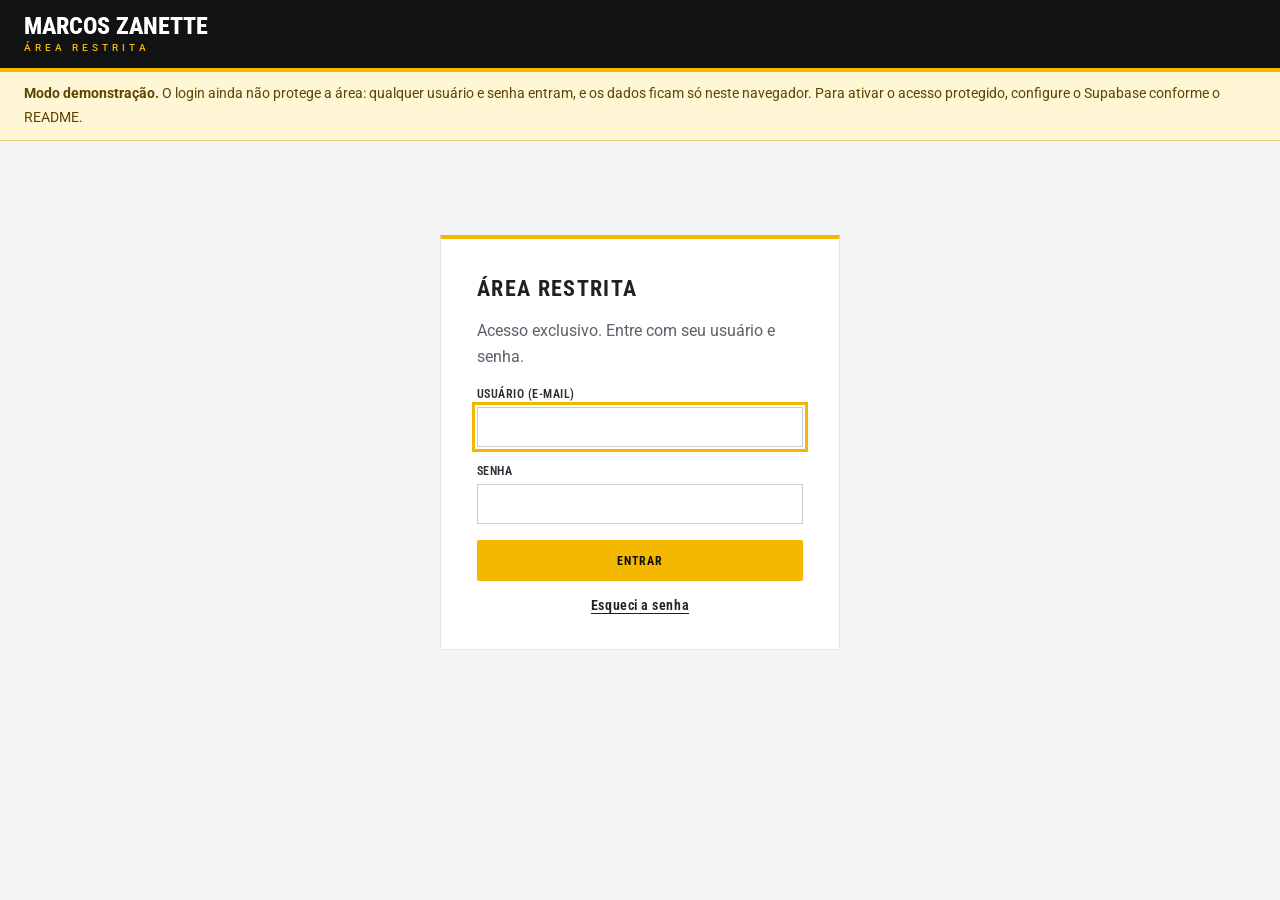
<file: area/index.html>
<!doctype html>
<html lang="pt-BR">
<head>
  <meta charset="utf-8">
  <meta name="viewport" content="width=device-width, initial-scale=1">
  <title>Painel | Área restrita</title>
  <meta name="robots" content="noindex, nofollow">
  <link rel="icon" href="data:image/svg+xml,%3Csvg xmlns='http://www.w3.org/2000/svg' viewBox='0 0 32 32'%3E%3Crect width='32' height='32' fill='%23f5b800'/%3E%3Ctext x='16' y='21.5' text-anchor='middle' font-family='Arial, sans-serif' font-weight='800' font-size='14' fill='%23111214'%3EMZ%3C/text%3E%3C/svg%3E">
  <link rel="preconnect" href="https://fonts.googleapis.com">
  <link rel="preconnect" href="https://fonts.gstatic.com" crossorigin>
  <link href="https://fonts.googleapis.com/css2?family=Roboto+Condensed:wght@500;600;700;800&family=Roboto:wght@400;500;700&display=swap" rel="stylesheet">
  <link rel="stylesheet" href="../styles.css">
  <link rel="stylesheet" href="area.css">
  <script type="module" src="painel.js"></script>
</head>
<body class="area">

  <header class="site-header">
    <div class="area-esq">
    <a class="logo" href="../index.html" aria-label="Voltar ao site">
      <span class="logo-name">Marcos Zanette</span>
      <span class="logo-sub">Área restrita</span>
    </a>
      <div id="menu-area"></div>
    </div>
    <div class="area-top" id="area-top" hidden>
      <span class="usuario" id="usuario"></span>
      <button class="btn-link" id="btn-sair" type="button">Sair</button>
    </div>
  </header>

  <div class="aviso-demo" id="aviso-demo" hidden>
    <strong>Modo demonstração.</strong> Os dados ficam só neste navegador e os e-mails de alerta não são enviados.
    Para usar de verdade, configure o Supabase conforme o README.
    <button class="btn-link" id="btn-limpar-demo" type="button">Apagar dados de teste</button>
  </div>

  <main class="area-main" id="conteudo" hidden>
    <div class="area-cabecalho">
      <h1>Painel gerencial</h1>
      <label class="filtro-periodo">Período<select id="periodo"></select></label>
    </div>

    <section class="painel-grupo" aria-labelledby="t-art">
      <h2 class="subtitulo-area" id="t-art">ARTs</h2>
      <div class="kpis" id="kpis-art"></div>
    </section>

    <section class="painel-grupo" aria-labelledby="t-fin">
      <h2 class="subtitulo-area" id="t-fin">Financeiro</h2>
      <div class="kpis" id="kpis-fin"></div>
    </section>

    <section class="painel-grupo" aria-labelledby="t-dem">
      <h2 class="subtitulo-area" id="t-dem">Demandas</h2>
      <div class="kpis" id="kpis-dem"></div>
    </section>

    <div class="painel-graficos">
      <figure class="cartao-painel">
        <figcaption>
          <h2>Recebido e gasto por mês</h2>
          <ul class="legenda" aria-label="Legenda">
            <li><span class="chave serie-1"></span>Recebido</li>
            <li><span class="chave serie-2"></span>Gasto</li>
          </ul>
        </figcaption>
        <div class="grafico" id="grafico-mensal"></div>
        <details class="ver-tabela">
          <summary>Ver em tabela</summary>
          <div class="tabela-wrap">
            <table class="tabela compacta" id="tabela-mensal">
              <thead><tr><th>Mês</th><th class="num">Recebido</th><th class="num">Gasto</th><th class="num">Resultado</th></tr></thead>
              <tbody></tbody>
            </table>
          </div>
        </details>
      </figure>
      <figure class="cartao-painel">
        <figcaption><h2>Receita por tipo de serviço</h2></figcaption>
        <div id="por-servico"></div>
      </figure>
    </div>

    <div class="painel-listas">
      <div class="cartao-painel">
        <h2>ARTs a vencer em 45 dias</h2>
        <ul class="lista-painel" id="lista-art"></ul>
        <a class="link-painel" href="art.html">Abrir o Controle de ART</a>
      </div>
      <div class="cartao-painel">
        <h2>Prazos das demandas</h2>
        <ul class="lista-painel" id="lista-dem"></ul>
        <a class="link-painel" href="demandas.html">Abrir o Controle de demandas</a>
      </div>
      <div class="cartao-painel">
        <h2>Recebimentos em atraso</h2>
        <ul class="lista-painel" id="lista-rec"></ul>
        <a class="link-painel" href="financeiro.html">Abrir o Controle financeiro</a>
      </div>
    </div>

    <h2 class="subtitulo-area">Recursos</h2>
    <div class="modulos" id="modulos"></div>
  </main>
</body>
</html>
</file>
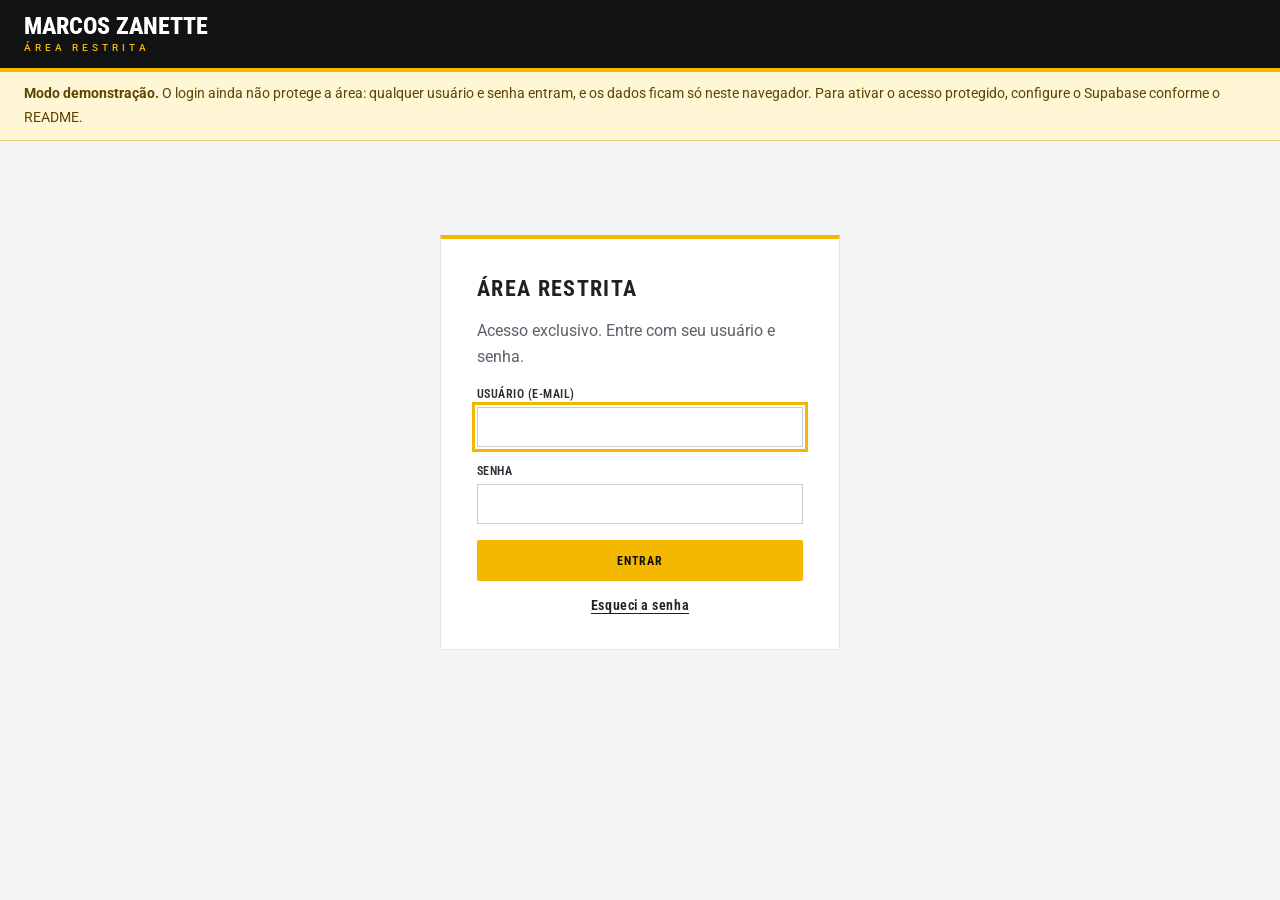
<file: area-restrita.html>
<!doctype html>
<html lang="pt-BR">
<head>
  <meta charset="utf-8">
  <meta name="viewport" content="width=device-width, initial-scale=1">
  <title>Área restrita | Marcos Zanette</title>
  <meta name="robots" content="noindex, nofollow">
  <link rel="icon" href="data:image/svg+xml,%3Csvg xmlns='http://www.w3.org/2000/svg' viewBox='0 0 32 32'%3E%3Crect width='32' height='32' fill='%23f5b800'/%3E%3Ctext x='16' y='21.5' text-anchor='middle' font-family='Arial, sans-serif' font-weight='800' font-size='14' fill='%23111214'%3EMZ%3C/text%3E%3C/svg%3E">
  <link rel="preconnect" href="https://fonts.googleapis.com">
  <link rel="preconnect" href="https://fonts.gstatic.com" crossorigin>
  <link href="https://fonts.googleapis.com/css2?family=Roboto+Condensed:wght@500;600;700;800&family=Roboto:wght@400;500;700&display=swap" rel="stylesheet">
  <link rel="stylesheet" href="styles.css">
  <link rel="stylesheet" href="area/area.css">
  <script type="module" src="area/login.js"></script>
</head>
<body class="area">

  <header class="site-header">
    <a class="logo" href="index.html" aria-label="Voltar ao site">
      <span class="logo-name">Marcos Zanette</span>
      <span class="logo-sub">Área restrita</span>
    </a>
  </header>

  <div class="aviso-demo" id="aviso-demo" hidden>
    <strong>Modo demonstração.</strong> O login ainda não protege a área: qualquer usuário e senha entram, e os dados ficam só neste navegador.
    Para ativar o acesso protegido, configure o Supabase conforme o README.
  </div>

  <main class="area-main">
    <section class="tela-login" id="tela-login" hidden>
      <form class="cartao login" id="form-login">
        <h1>Área restrita</h1>
        <p>Acesso exclusivo. Entre com seu usuário e senha.</p>
        <label>Usuário (e-mail)<input type="email" name="email" autocomplete="username" required></label>
        <label>Senha<input type="password" name="senha" autocomplete="current-password" required></label>
        <p class="erro" id="erro-login" role="alert" hidden></p>
        <button class="btn btn-primary" type="submit">Entrar</button>
        <button class="btn-link" id="btn-recuperar" type="button">Esqueci a senha</button>
      </form>

      <form class="cartao login" id="form-nova-senha" hidden>
        <h1>Nova senha</h1>
        <p>Crie a nova senha de acesso (mínimo de 8 caracteres).</p>
        <label>Nova senha<input type="password" name="senha" autocomplete="new-password" minlength="8" required></label>
        <label>Repita a nova senha<input type="password" name="confirmacao" autocomplete="new-password" minlength="8" required></label>
        <p class="erro" id="erro-senha" role="alert" hidden></p>
        <button class="btn btn-primary" type="submit">Salvar senha</button>
      </form>
    </section>
  </main>

  <div class="toast" id="toast" role="status" hidden></div>
</body>
</html>
</file>
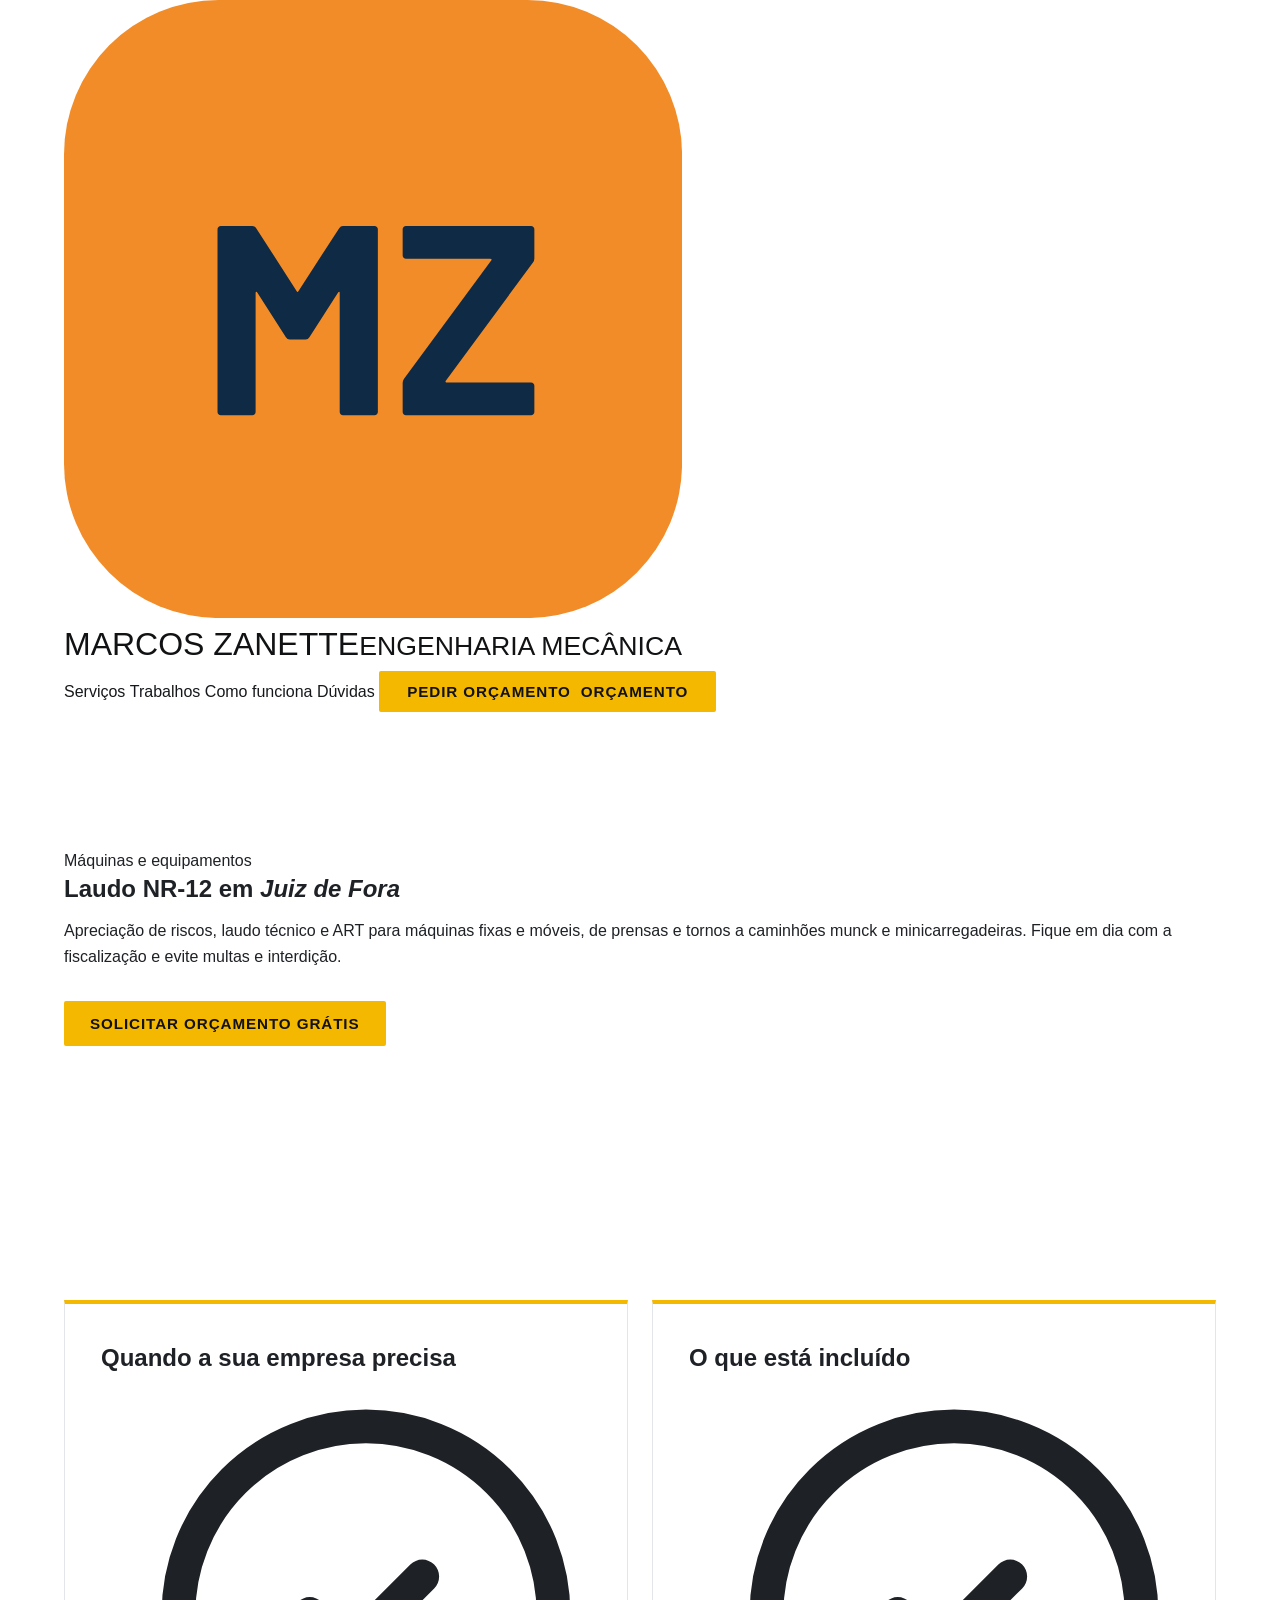
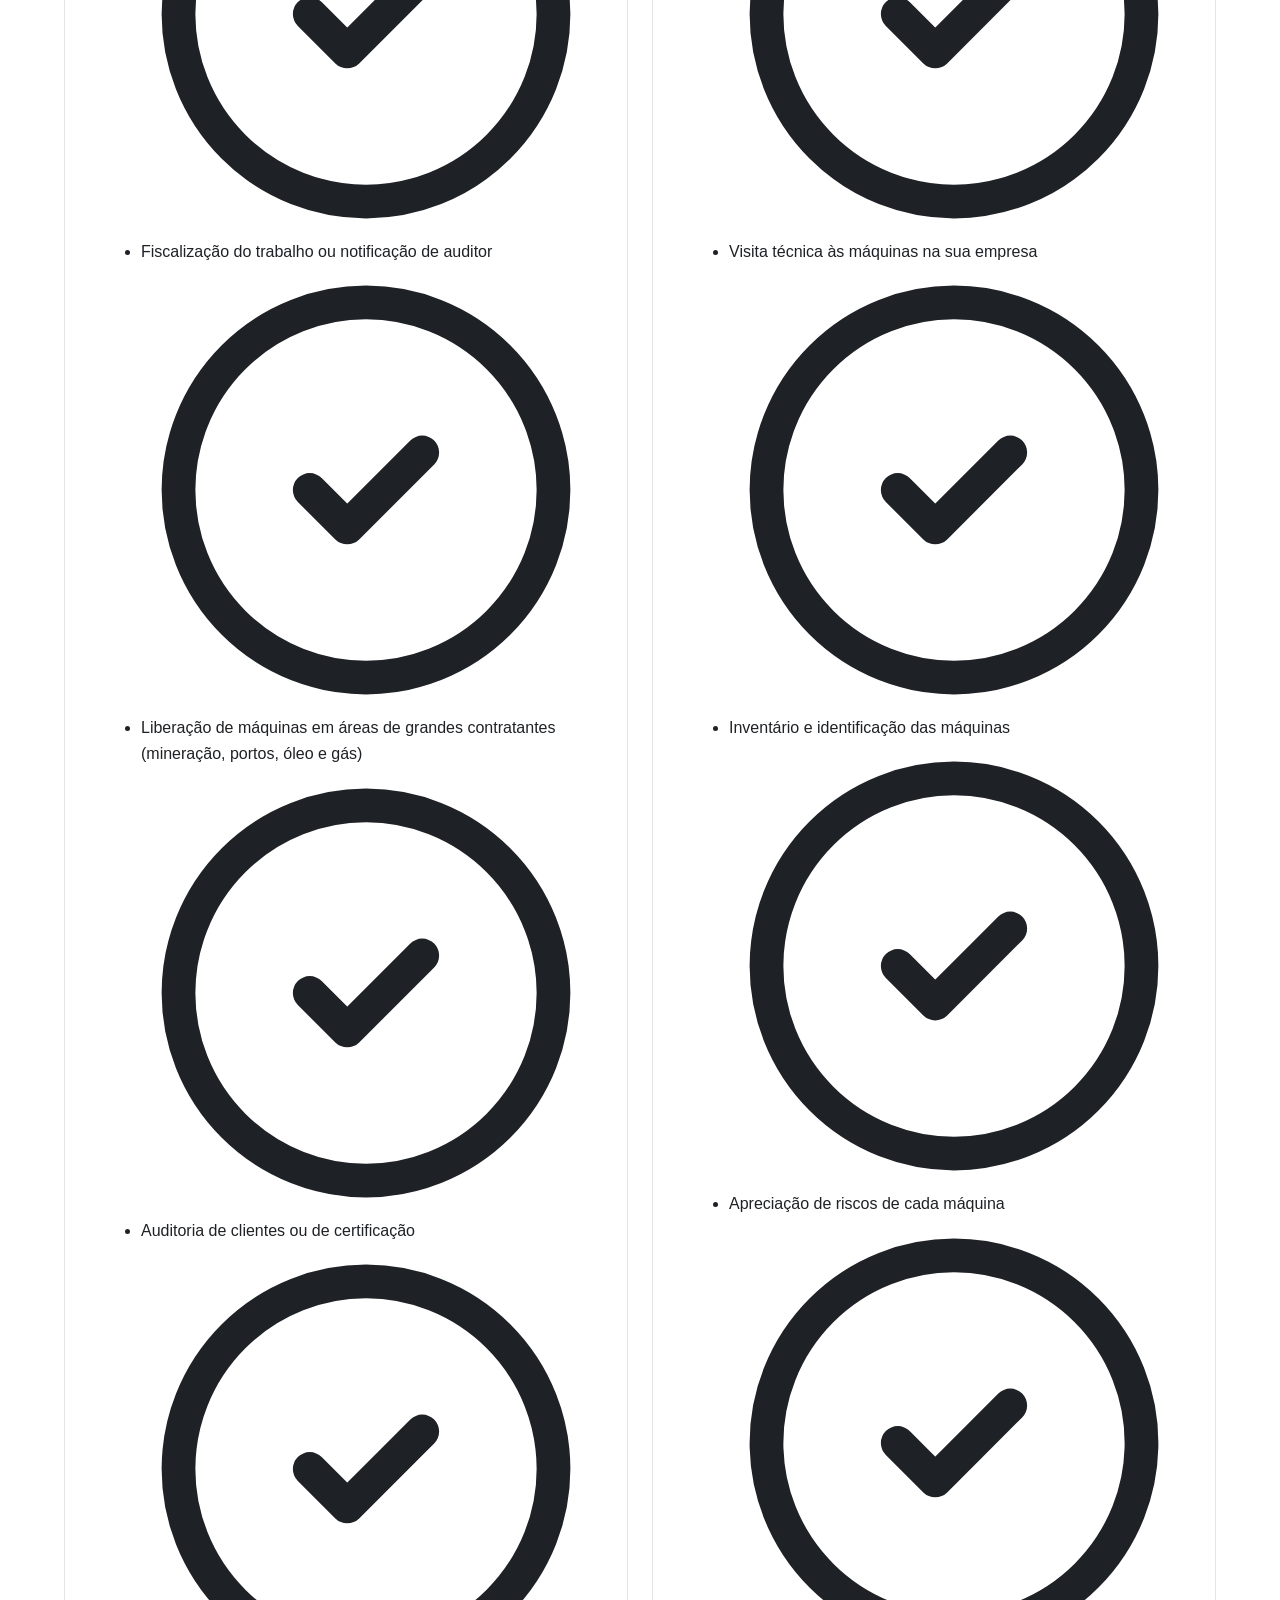
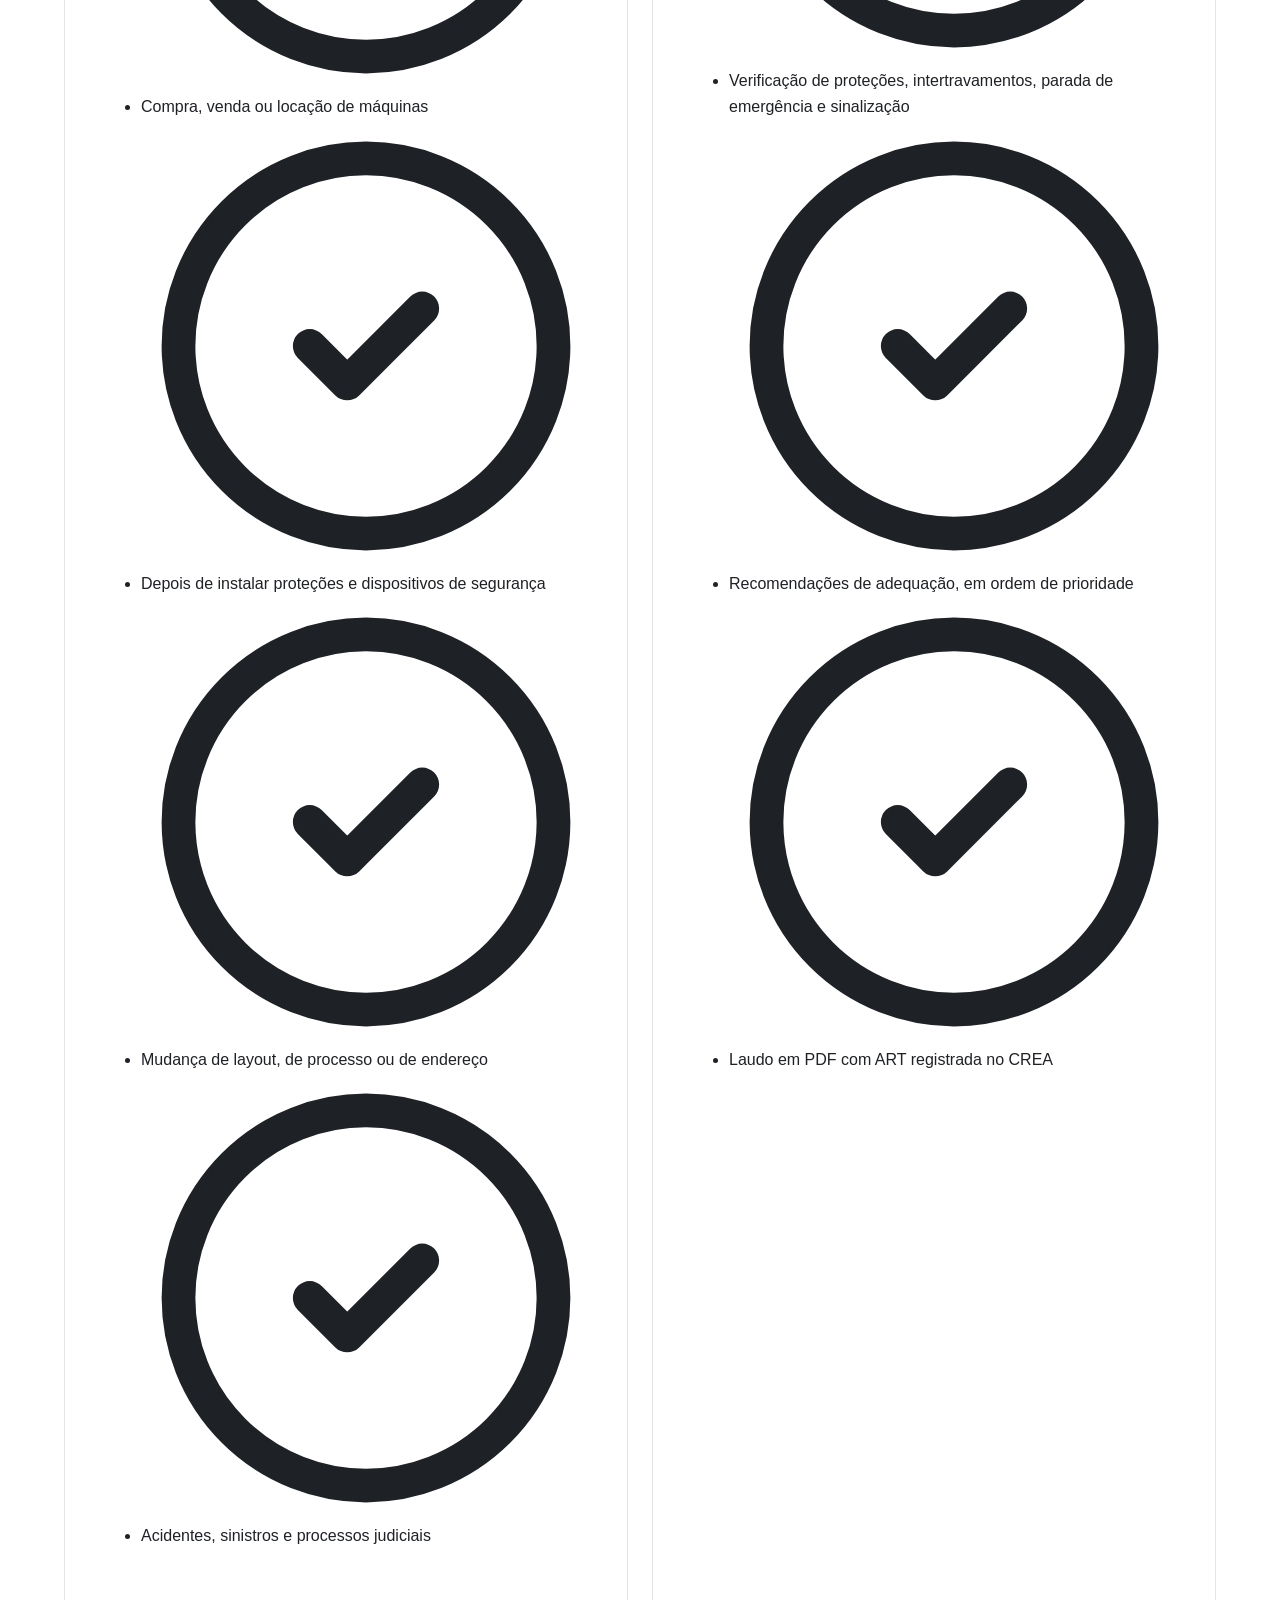
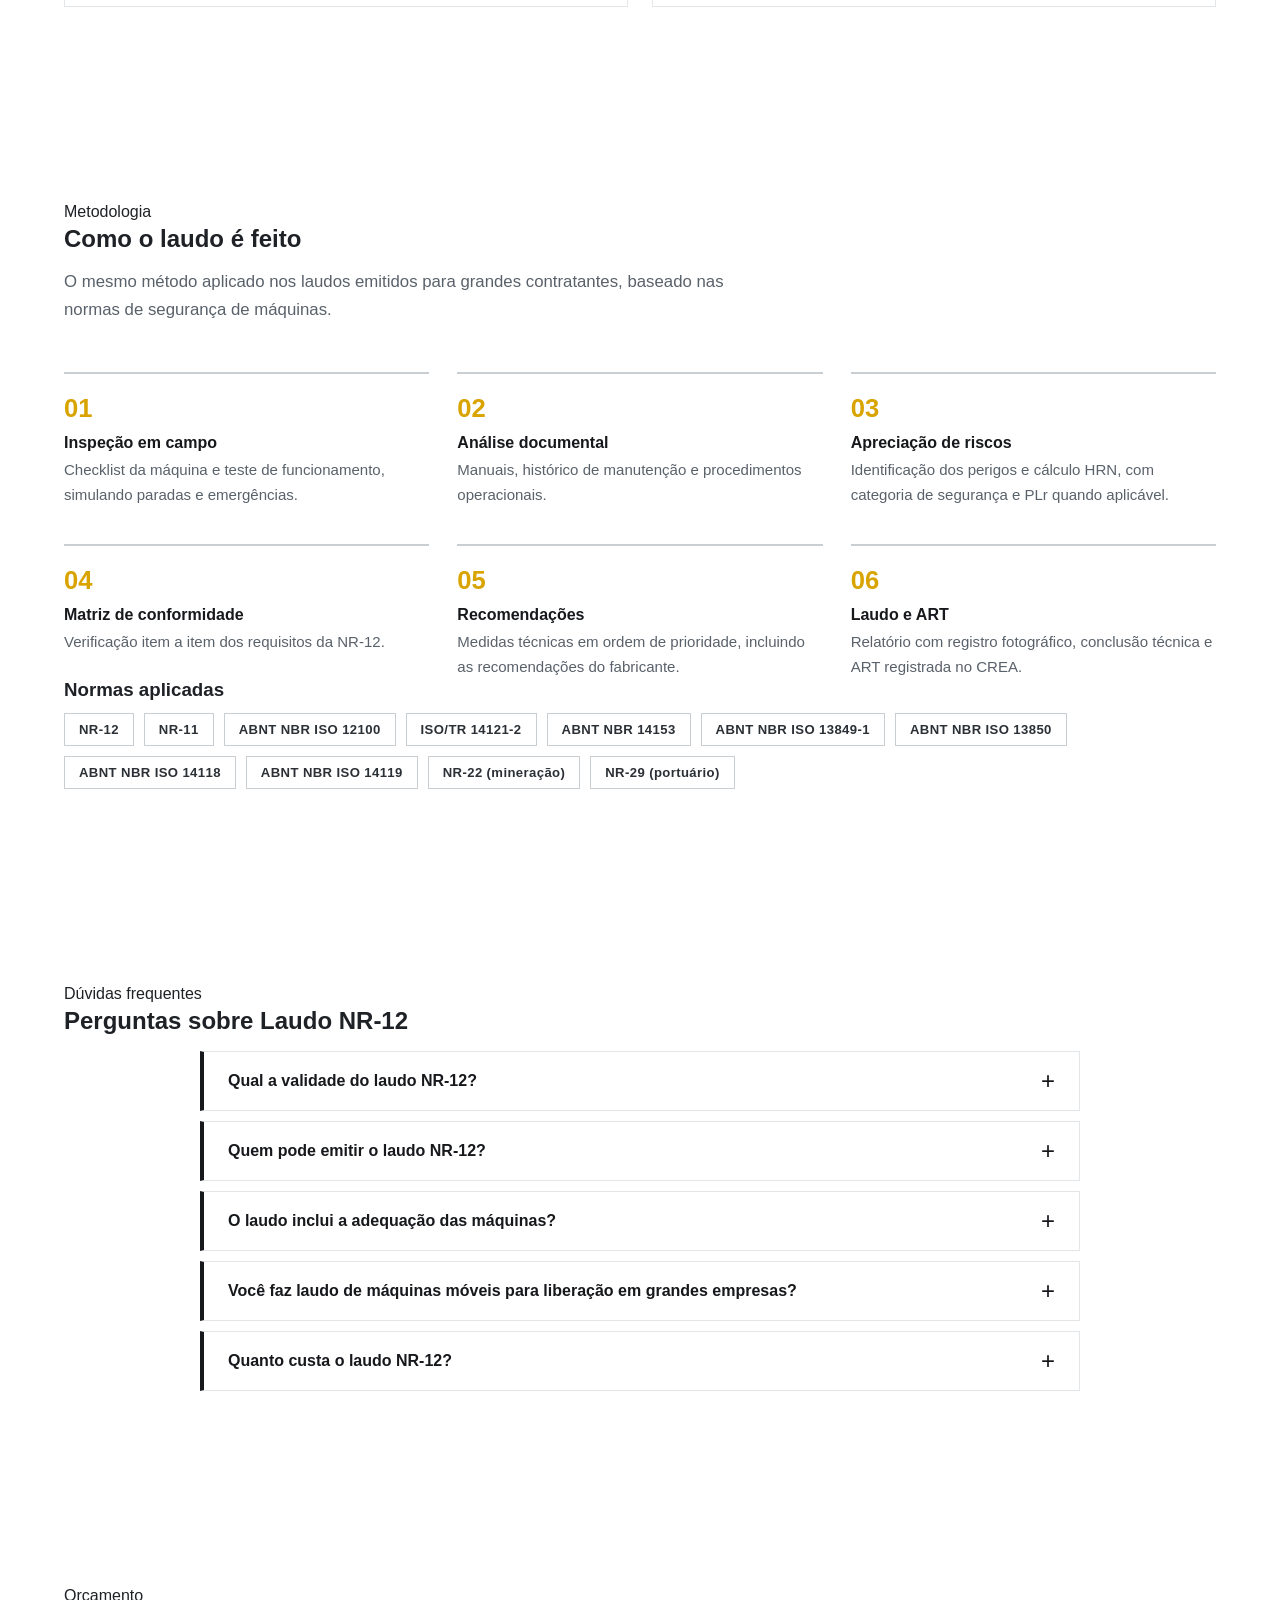
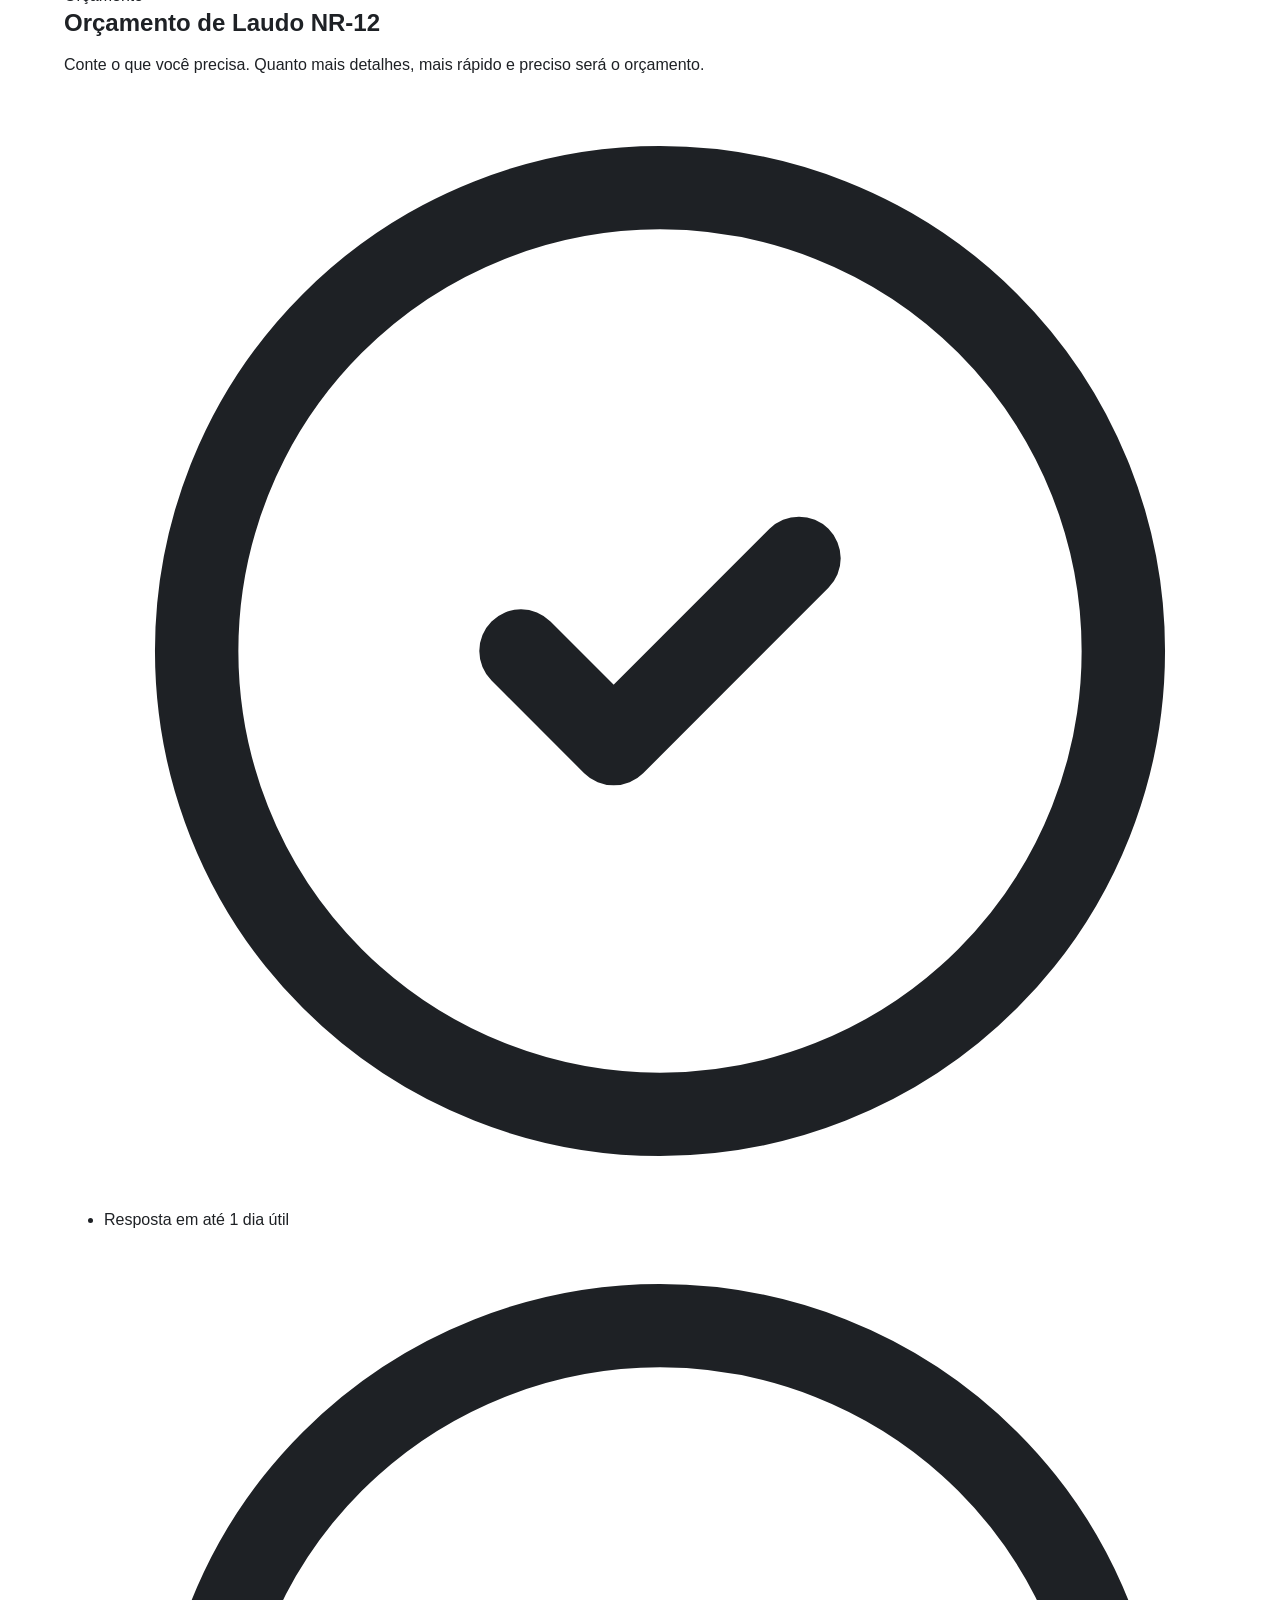
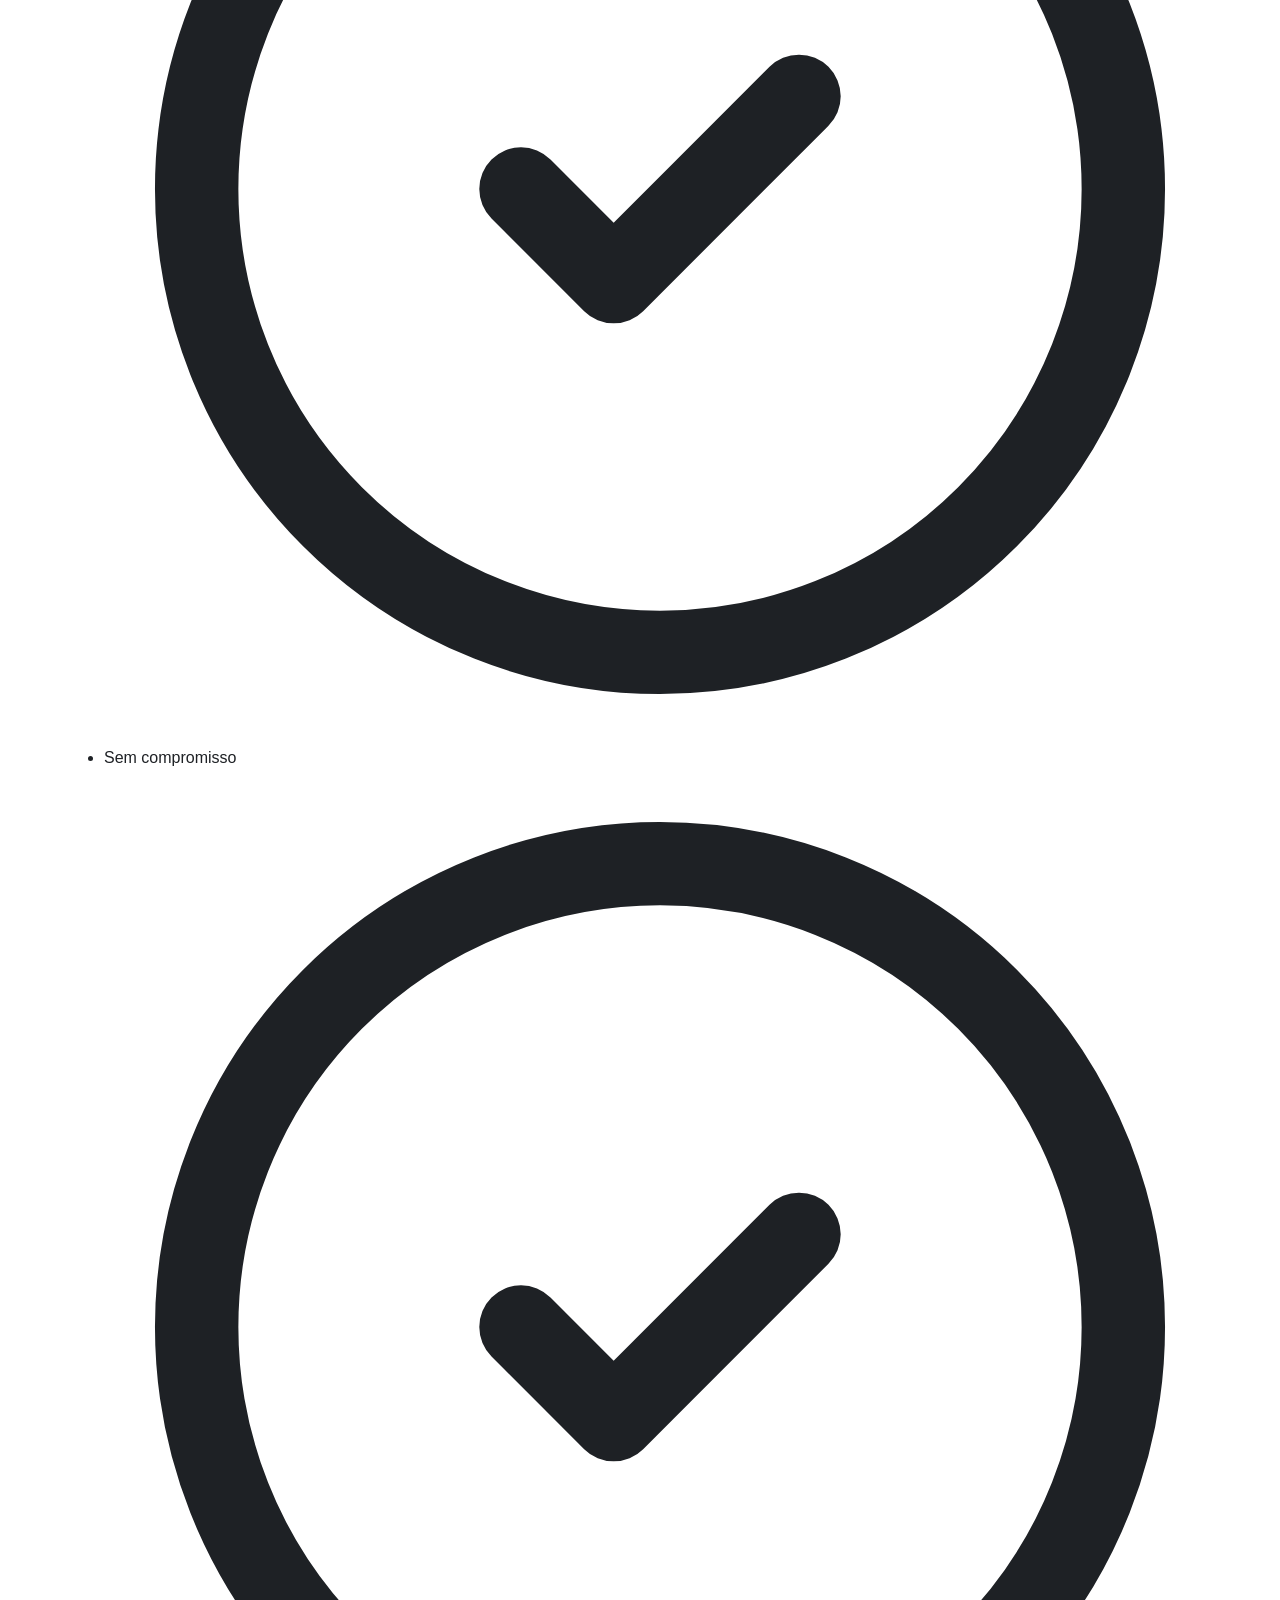
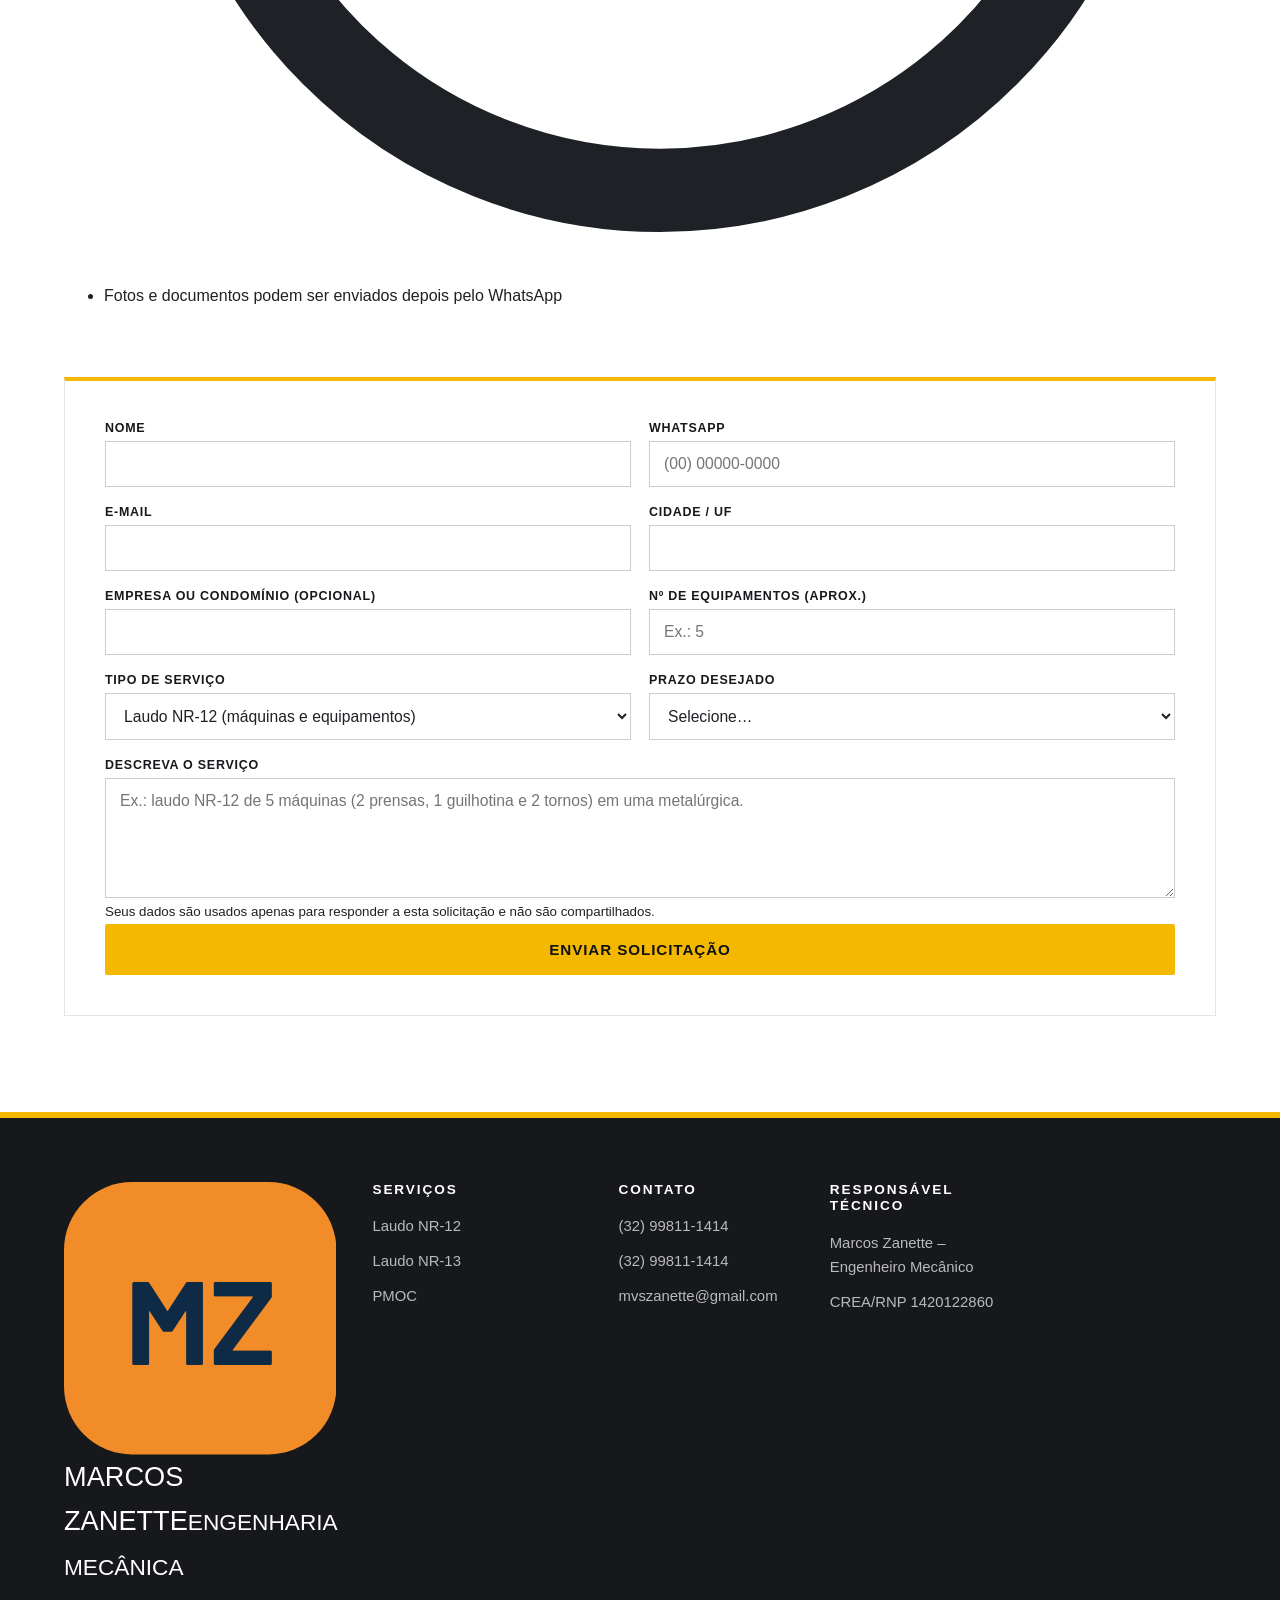
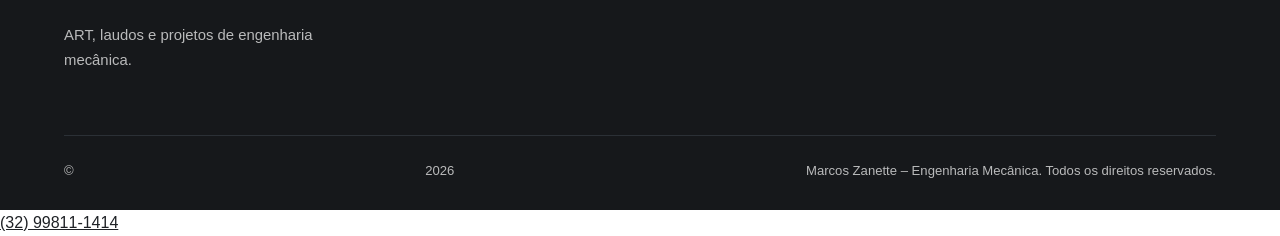
<file: laudo-nr12-juiz-de-fora.html>
<!doctype html>
<html lang="pt-BR">
<head>
  <meta charset="utf-8">
  <meta name="viewport" content="width=device-width, initial-scale=1">
  <title>Laudo NR-12 em Juiz de Fora | Engenheiro Mecânico com ART</title>
  <meta name="description" content="Laudo NR-12 de máquinas e equipamentos em Juiz de Fora e região: apreciação de riscos, recomendações de adequação e ART. Evite multas e interdição. Orçamento gratuito.">
  <meta property="og:title" content="Laudo NR-12 em Juiz de Fora | Engenheiro Mecânico com ART">
  <meta property="og:description" content="Laudo NR-12 de máquinas e equipamentos em Juiz de Fora e região: apreciação de riscos, recomendações de adequação e ART. Evite multas e interdição. Orçamento gratuito.">
  <meta property="og:type" content="website">
  <meta property="og:locale" content="pt_BR">
  <link rel="icon" href="data:image/svg+xml,%3Csvg xmlns='http://www.w3.org/2000/svg' viewBox='0 0 32 32'%3E%3Crect width='32' height='32' rx='8' fill='%23f28c28'/%3E%3Ctext x='16' y='21.5' text-anchor='middle' font-family='Arial, sans-serif' font-weight='700' font-size='14' fill='%230f2a44'%3EMZ%3C/text%3E%3C/svg%3E">
  <link rel="preconnect" href="https://fonts.googleapis.com">
  <link rel="preconnect" href="https://fonts.gstatic.com" crossorigin>
  <link href="https://fonts.googleapis.com/css2?family=Barlow:wght@600;700&family=Inter:wght@400;500;600;700&display=swap" rel="stylesheet">
  <link rel="stylesheet" href="styles.css">
  <script src="config.js"></script>
  <script src="main.js" defer></script>
  <script type="application/ld+json">
  {
    "@context": "https://schema.org",
    "@type": "Service",
    "serviceType": "Laudo NR-12 de máquinas e equipamentos",
    "areaServed": "Juiz de Fora e região – MG",
    "provider": {
      "@type": "ProfessionalService",
      "name": "Marcos Zanette – Engenharia Mecânica",
      "telephone": "+55-32-99811-1414",
      "email": "mvszanette@gmail.com",
      "address": {
        "@type": "PostalAddress",
        "addressLocality": "Juiz de Fora",
        "addressRegion": "MG",
        "addressCountry": "BR"
      }
    }
  }
  </script>
</head>
<body>

  <header class="site-header">
    <div class="container">
      <a class="logo" href="index.html" aria-label="Marcos Zanette — início">
        <svg viewBox="0 0 32 32" aria-hidden="true"><rect width="32" height="32" rx="8" fill="#f28c28"/><text x="16" y="21.5" text-anchor="middle" font-family="Barlow, Arial, sans-serif" font-weight="700" font-size="14" fill="#0f2a44">MZ</text></svg>
        <span>MARCOS ZANETTE<small>ENGENHARIA MECÂNICA</small></span>
      </a>
      <nav class="nav" aria-label="Principal">
        <a href="index.html#servicos">Serviços</a>
        <a href="#trabalhos">Trabalhos</a>
        <a href="index.html#como-funciona">Como funciona</a>
        <a href="index.html#duvidas">Dúvidas</a>
        <a class="btn btn-primary" href="#orcamento"><span class="only-lg">Pedir orçamento</span><span class="only-sm">Orçamento</span></a>
      </nav>
    </div>
  </header>

  <main>
    <section class="hero page-hero" id="inicio">
      <div class="container">
        <nav class="crumbs" aria-label="Você está em"><a href="index.html">Início</a> / Laudo NR-12</nav>
        <span class="eyebrow">Máquinas e equipamentos</span>
        <h1>Laudo NR-12 em <em>Juiz de Fora</em></h1>
        <p class="lead">Apreciação de riscos, laudo técnico e ART para máquinas fixas e móveis, de prensas e tornos a caminhões munck e minicarregadeiras. Fique em dia com a fiscalização e evite multas e interdição.</p>
        <div class="hero-actions">
          <a class="btn btn-primary" href="#orcamento">Solicitar orçamento grátis</a>
          <a class="btn btn-outline" href="https://wa.me/5532998111414" data-whatsapp target="_blank" rel="noopener">
            <svg class="i" viewBox="0 0 24 24" aria-hidden="true"><path d="M7.9 20A9 9 0 1 0 4 16.1L2 22Z"/></svg>
            Falar no WhatsApp
          </a>
        </div>
      </div>
    </section>

    <section>
      <div class="container split">
        <div class="panel">
          <h2>Quando a sua empresa precisa</h2>
          <ul class="check-list dark">
            <li><svg class="i" viewBox="0 0 24 24" aria-hidden="true"><circle cx="12" cy="12" r="10"/><path d="m9 12 2 2 4-4"/></svg>Fiscalização do trabalho ou notificação de auditor</li>
            <li><svg class="i" viewBox="0 0 24 24" aria-hidden="true"><circle cx="12" cy="12" r="10"/><path d="m9 12 2 2 4-4"/></svg>Liberação de máquinas em áreas de grandes contratantes (mineração, portos, óleo e gás)</li>
            <li><svg class="i" viewBox="0 0 24 24" aria-hidden="true"><circle cx="12" cy="12" r="10"/><path d="m9 12 2 2 4-4"/></svg>Auditoria de clientes ou de certificação</li>
            <li><svg class="i" viewBox="0 0 24 24" aria-hidden="true"><circle cx="12" cy="12" r="10"/><path d="m9 12 2 2 4-4"/></svg>Compra, venda ou locação de máquinas</li>
            <li><svg class="i" viewBox="0 0 24 24" aria-hidden="true"><circle cx="12" cy="12" r="10"/><path d="m9 12 2 2 4-4"/></svg>Depois de instalar proteções e dispositivos de segurança</li>
            <li><svg class="i" viewBox="0 0 24 24" aria-hidden="true"><circle cx="12" cy="12" r="10"/><path d="m9 12 2 2 4-4"/></svg>Mudança de layout, de processo ou de endereço</li>
            <li><svg class="i" viewBox="0 0 24 24" aria-hidden="true"><circle cx="12" cy="12" r="10"/><path d="m9 12 2 2 4-4"/></svg>Acidentes, sinistros e processos judiciais</li>
          </ul>
        </div>
        <div class="panel">
          <h2>O que está incluído</h2>
          <ul class="check-list dark">
            <li><svg class="i" viewBox="0 0 24 24" aria-hidden="true"><circle cx="12" cy="12" r="10"/><path d="m9 12 2 2 4-4"/></svg>Visita técnica às máquinas na sua empresa</li>
            <li><svg class="i" viewBox="0 0 24 24" aria-hidden="true"><circle cx="12" cy="12" r="10"/><path d="m9 12 2 2 4-4"/></svg>Inventário e identificação das máquinas</li>
            <li><svg class="i" viewBox="0 0 24 24" aria-hidden="true"><circle cx="12" cy="12" r="10"/><path d="m9 12 2 2 4-4"/></svg>Apreciação de riscos de cada máquina</li>
            <li><svg class="i" viewBox="0 0 24 24" aria-hidden="true"><circle cx="12" cy="12" r="10"/><path d="m9 12 2 2 4-4"/></svg>Verificação de proteções, intertravamentos, parada de emergência e sinalização</li>
            <li><svg class="i" viewBox="0 0 24 24" aria-hidden="true"><circle cx="12" cy="12" r="10"/><path d="m9 12 2 2 4-4"/></svg>Recomendações de adequação, em ordem de prioridade</li>
            <li><svg class="i" viewBox="0 0 24 24" aria-hidden="true"><circle cx="12" cy="12" r="10"/><path d="m9 12 2 2 4-4"/></svg>Laudo em PDF com ART registrada no CREA</li>
          </ul>
        </div>
      </div>
    </section>

    <section class="steps-section" id="metodologia">
      <div class="container">
        <span class="eyebrow">Metodologia</span>
        <h2>Como o laudo é feito</h2>
        <p class="section-intro">O mesmo método aplicado nos laudos emitidos para grandes contratantes, baseado nas normas de segurança de máquinas.</p>
        <ol class="steps six">
          <li>
            <h3>Inspeção em campo</h3>
            <p>Checklist da máquina e teste de funcionamento, simulando paradas e emergências.</p>
          </li>
          <li>
            <h3>Análise documental</h3>
            <p>Manuais, histórico de manutenção e procedimentos operacionais.</p>
          </li>
          <li>
            <h3>Apreciação de riscos</h3>
            <p>Identificação dos perigos e cálculo HRN, com categoria de segurança e PLr quando aplicável.</p>
          </li>
          <li>
            <h3>Matriz de conformidade</h3>
            <p>Verificação item a item dos requisitos da NR-12.</p>
          </li>
          <li>
            <h3>Recomendações</h3>
            <p>Medidas técnicas em ordem de prioridade, incluindo as recomendações do fabricante.</p>
          </li>
          <li>
            <h3>Laudo e ART</h3>
            <p>Relatório com registro fotográfico, conclusão técnica e ART registrada no CREA.</p>
          </li>
        </ol>
        <div class="norms">
          <h3>Normas aplicadas</h3>
          <ul class="chips">
            <li>NR-12</li>
            <li>NR-11</li>
            <li>ABNT NBR ISO 12100</li>
            <li>ISO/TR 14121-2</li>
            <li>ABNT NBR 14153</li>
            <li>ABNT NBR ISO 13849-1</li>
            <li>ABNT NBR ISO 13850</li>
            <li>ABNT NBR ISO 14118</li>
            <li>ABNT NBR ISO 14119</li>
            <li>NR-22 (mineração)</li>
            <li>NR-29 (portuário)</li>
          </ul>
        </div>
      </div>
    </section>

    <section id="duvidas">
      <div class="container">
        <span class="eyebrow">Dúvidas frequentes</span>
        <h2>Perguntas sobre Laudo NR-12</h2>
        <div class="faq">
          <details>
            <summary>Qual a validade do laudo NR-12?</summary>
            <p>A NR-12 não define um prazo fixo de validade. O laudo deve ser revisado sempre que houver mudança na máquina, no processo ou no layout, depois de acidentes ou quando a norma for atualizada. Para máquinas críticas, revisar periodicamente é uma boa prática.</p>
          </details>
          <details>
            <summary>Quem pode emitir o laudo NR-12?</summary>
            <p>Um profissional legalmente habilitado, com registro ativo no CREA, como o engenheiro mecânico, que registra a ART do serviço. Sem a ART, o laudo não tem validade perante a fiscalização.</p>
          </details>
          <details>
            <summary>O laudo inclui a adequação das máquinas?</summary>
            <p>O laudo identifica o que precisa ser adequado e indica as soluções técnicas. A fabricação e a instalação das proteções físicas são orçadas à parte.</p>
          </details>
          <details>
            <summary>Você faz laudo de máquinas móveis para liberação em grandes empresas?</summary>
            <p>Sim. Tenho experiência em laudos NR-12 de caminhões munck, minicarregadeiras e outros equipamentos móveis para operações de grandes contratantes, que exigem apreciação de riscos, matriz de conformidade e ART para liberar o equipamento.</p>
          </details>
          <details>
            <summary>Quanto custa o laudo NR-12?</summary>
            <p>Depende principalmente da quantidade e da complexidade das máquinas. Informe no formulário quantas máquinas são e de que tipo para receber um orçamento preciso, sem compromisso.</p>
          </details>
        </div>
      </div>
    </section>

    <!-- ============ ORÇAMENTO ============ -->
    <section class="quote-section" id="orcamento">
      <div class="container quote-grid">
        <div class="quote-info">
          <span class="eyebrow">Orçamento</span>
          <h2>Orçamento de Laudo NR-12</h2>
          <p>Conte o que você precisa. Quanto mais detalhes, mais rápido e preciso será o orçamento.</p>
          <ul class="check-list">
            <li><svg class="i" viewBox="0 0 24 24" aria-hidden="true"><circle cx="12" cy="12" r="10"/><path d="m9 12 2 2 4-4"/></svg>Resposta em até 1 dia útil</li>
            <li><svg class="i" viewBox="0 0 24 24" aria-hidden="true"><circle cx="12" cy="12" r="10"/><path d="m9 12 2 2 4-4"/></svg>Sem compromisso</li>
            <li><svg class="i" viewBox="0 0 24 24" aria-hidden="true"><circle cx="12" cy="12" r="10"/><path d="m9 12 2 2 4-4"/></svg>Fotos e documentos podem ser enviados depois pelo WhatsApp</li>
          </ul>
          <a class="btn btn-outline" href="https://wa.me/5532998111414" data-whatsapp target="_blank" rel="noopener">
            <svg class="i" viewBox="0 0 24 24" aria-hidden="true"><path d="M7.9 20A9 9 0 1 0 4 16.1L2 22Z"/></svg>
            Prefiro falar pelo WhatsApp
          </a>
        </div>

        <!-- O envio é feito pelo FormSubmit (gratuito). O e-mail de destino é definido em config.js. -->
        <form class="quote-form" id="form-orcamento" action="https://formsubmit.co/mvszanette@gmail.com" method="POST">
          <input type="hidden" name="_subject" value="Nova solicitação de orçamento pelo site">
          <input type="hidden" name="_template" value="table">
          <input type="hidden" name="_captcha" value="false">
          <input type="hidden" name="_next" value="">
          <input type="hidden" name="_autoresponse" value="Olá! Recebi sua solicitação de orçamento e retorno em breve. Obrigado pelo contato! — Marcos Zanette, Engenheiro Mecânico">
          <input type="text" name="_honey" class="honeypot" tabindex="-1" autocomplete="off" aria-hidden="true">

          <div class="form-grid">
            <div class="field">
              <label for="f-nome">Nome</label>
              <input id="f-nome" name="Nome" type="text" autocomplete="name" required>
            </div>
            <div class="field">
              <label for="f-whats">WhatsApp</label>
              <input id="f-whats" name="WhatsApp" type="tel" autocomplete="tel" inputmode="tel" placeholder="(00) 00000-0000" required>
            </div>
            <div class="field">
              <label for="f-email">E-mail</label>
              <input id="f-email" name="email" type="email" autocomplete="email" required>
            </div>
            <div class="field">
              <label for="f-cidade">Cidade / UF</label>
              <input id="f-cidade" name="Cidade" type="text" autocomplete="address-level2" required>
            </div>
            <div class="field">
              <label for="f-empresa">Empresa ou condomínio <span class="optional">(opcional)</span></label>
              <input id="f-empresa" name="Empresa" type="text" autocomplete="organization">
            </div>
            <div class="field">
              <label for="f-qtd">Nº de equipamentos <span class="optional">(aprox.)</span></label>
              <input id="f-qtd" name="Quantidade" type="text" inputmode="numeric" placeholder="Ex.: 5">
            </div>
            <div class="field">
              <label for="f-servico">Tipo de serviço</label>
              <select id="f-servico" name="Serviço" required>
                <option value="" disabled>Selecione…</option>
                <option selected>Laudo NR-12 (máquinas e equipamentos)</option>
                <option>Laudo NR-12 (máquinas móveis / munck)</option>
                <option>Laudo NR-13 (vasos de pressão / caldeiras)</option>
                <option>Climatização / PMOC</option>
                <option>Projeto / memorial de cálculo</option>
                <option>Parecer técnico / perícia</option>
                <option>Equipamentos de elevação</option>
                <option>Instalações de gás</option>
                <option>Combate a incêndio</option>
                <option>Estruturas para eventos</option>
                <option>Veículos / reboques / food trucks</option>
                <option>Outro / não sei</option>
              </select>
            </div>
            <div class="field">
              <label for="f-prazo">Prazo desejado</label>
              <select id="f-prazo" name="Prazo" required>
                <option value="" disabled selected>Selecione…</option>
                <option>Urgente (até 3 dias)</option>
                <option>Até 1 semana</option>
                <option>Até 1 mês</option>
                <option>Sem pressa</option>
              </select>
            </div>
            <div class="field full">
              <label for="f-desc">Descreva o serviço</label>
              <textarea id="f-desc" name="Descrição" placeholder="Ex.: laudo NR-12 de 5 máquinas (2 prensas, 1 guilhotina e 2 tornos) em uma metalúrgica." required></textarea>
            </div>
          </div>

          <div class="form-footer">
            <small>Seus dados são usados apenas para responder a esta solicitação e não são compartilhados.</small>
            <button class="btn btn-primary" type="submit">Enviar solicitação</button>
          </div>
        </form>
      </div>
    </section>
  </main>

  <footer class="site-footer">
    <div class="container">
      <div class="footer-grid">
        <div>
          <a class="logo" href="index.html" aria-label="Marcos Zanette — início">
            <svg viewBox="0 0 32 32" aria-hidden="true"><rect width="32" height="32" rx="8" fill="#f28c28"/><text x="16" y="21.5" text-anchor="middle" font-family="Barlow, Arial, sans-serif" font-weight="700" font-size="14" fill="#0f2a44">MZ</text></svg>
            <span style="color:#fff">MARCOS ZANETTE<small>ENGENHARIA MECÂNICA</small></span>
          </a>
          <p style="margin-top:16px">ART, laudos e projetos de engenharia mecânica.</p>
        </div>
        <div>
          <h3>Serviços</h3>
          <ul>
            <li><a href="laudo-nr12-juiz-de-fora.html">Laudo NR-12</a></li>
            <li><a href="laudo-nr13-juiz-de-fora.html">Laudo NR-13</a></li>
            <li><a href="pmoc-juiz-de-fora.html">PMOC</a></li>
          </ul>
        </div>
        <div>
          <h3>Contato</h3>
          <ul>
            <li><a href="https://wa.me/5532998111414" data-whatsapp target="_blank" rel="noopener">WhatsApp</a></li>
            <li><a href="tel:+5532998111414" data-tel>(32) 99811-1414</a></li>
            <li><a href="mailto:mvszanette@gmail.com" data-email>mvszanette@gmail.com</a></li>
          </ul>
        </div>
        <div>
          <h3>Responsável técnico</h3>
          <ul>
            <li data-config="engenheiro">Marcos Zanette – Engenheiro Mecânico</li>
            <li data-config="crea">CREA/RNP 1420122860</li>
          </ul>
        </div>
      </div>
      <div class="footer-bottom">© <span id="ano">2026</span> Marcos Zanette – Engenharia Mecânica. Todos os direitos reservados.</div>
    </div>
  </footer>

  <a class="whatsapp-float" href="https://wa.me/5532998111414" data-whatsapp target="_blank" rel="noopener" aria-label="Falar no WhatsApp">
    <svg class="i" viewBox="0 0 24 24" aria-hidden="true"><path d="M7.9 20A9 9 0 1 0 4 16.1L2 22Z"/></svg>
  </a>

</body>
</html>
</file>
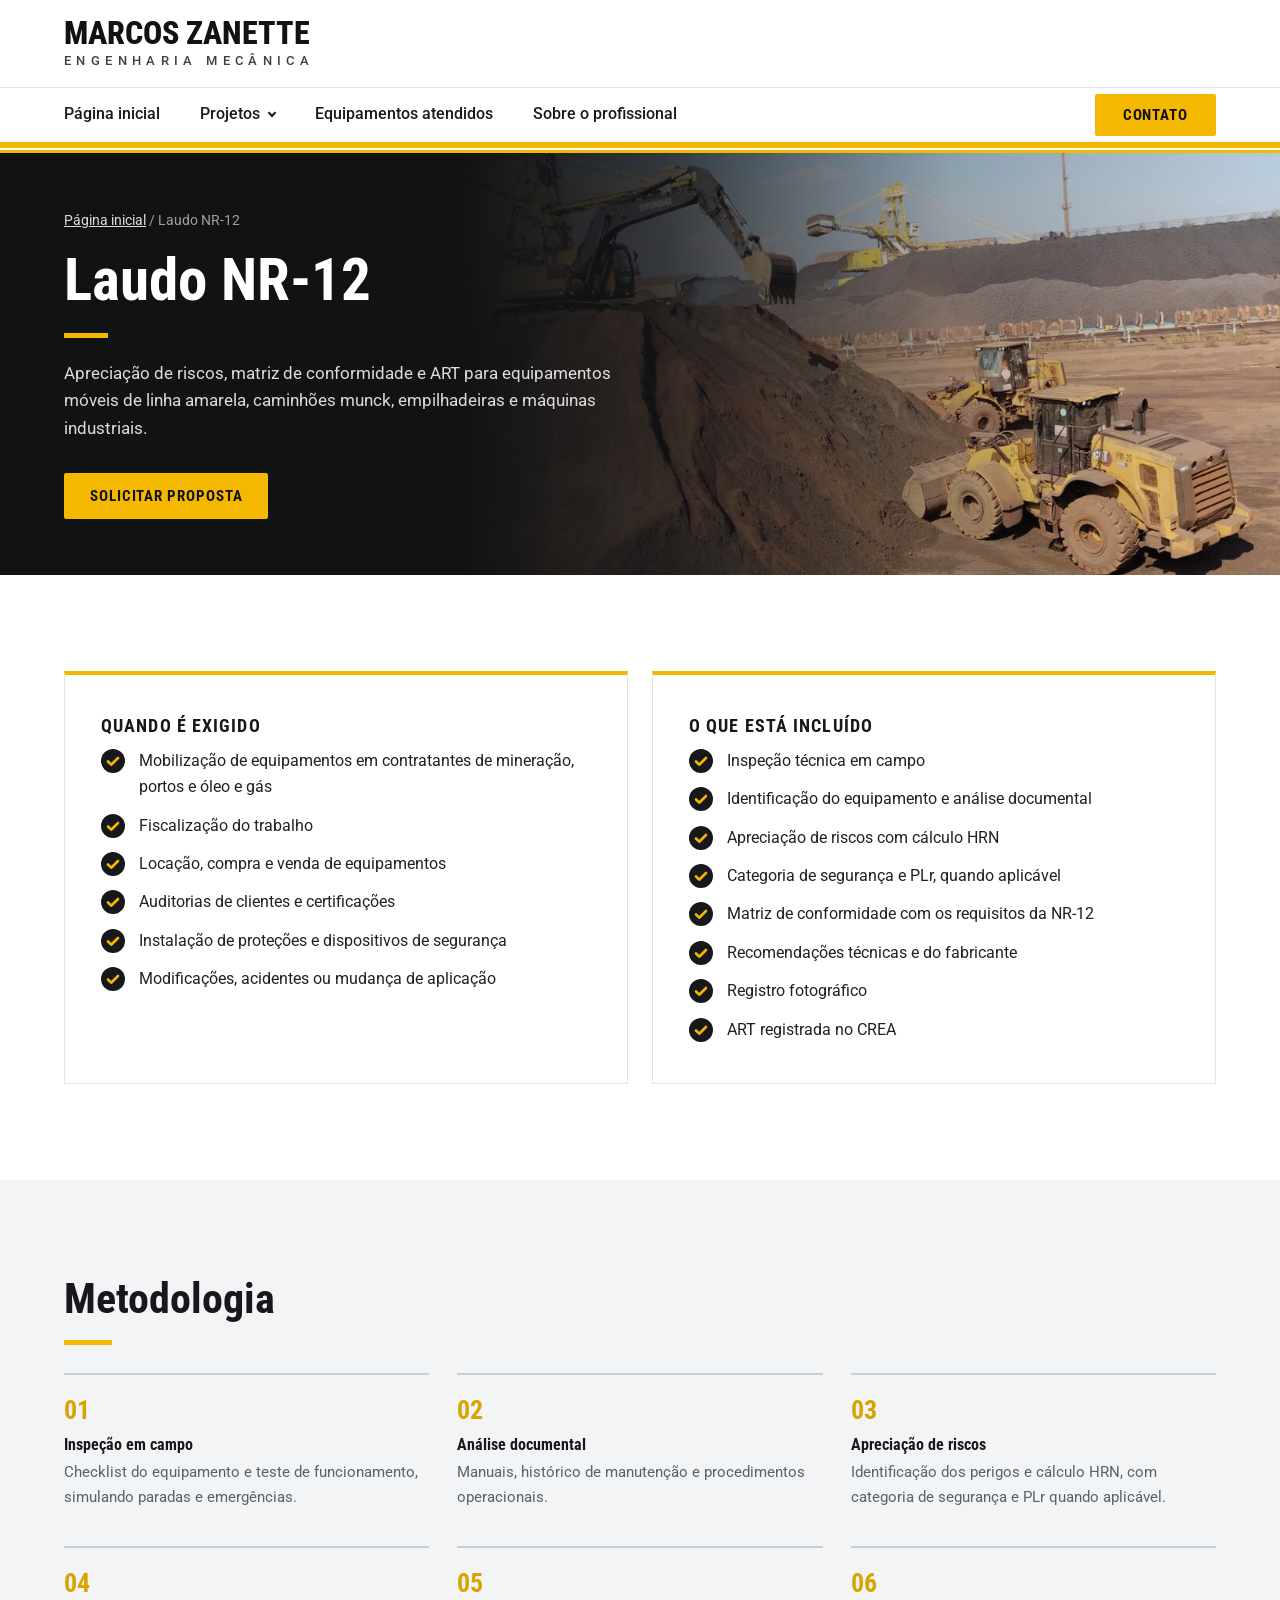
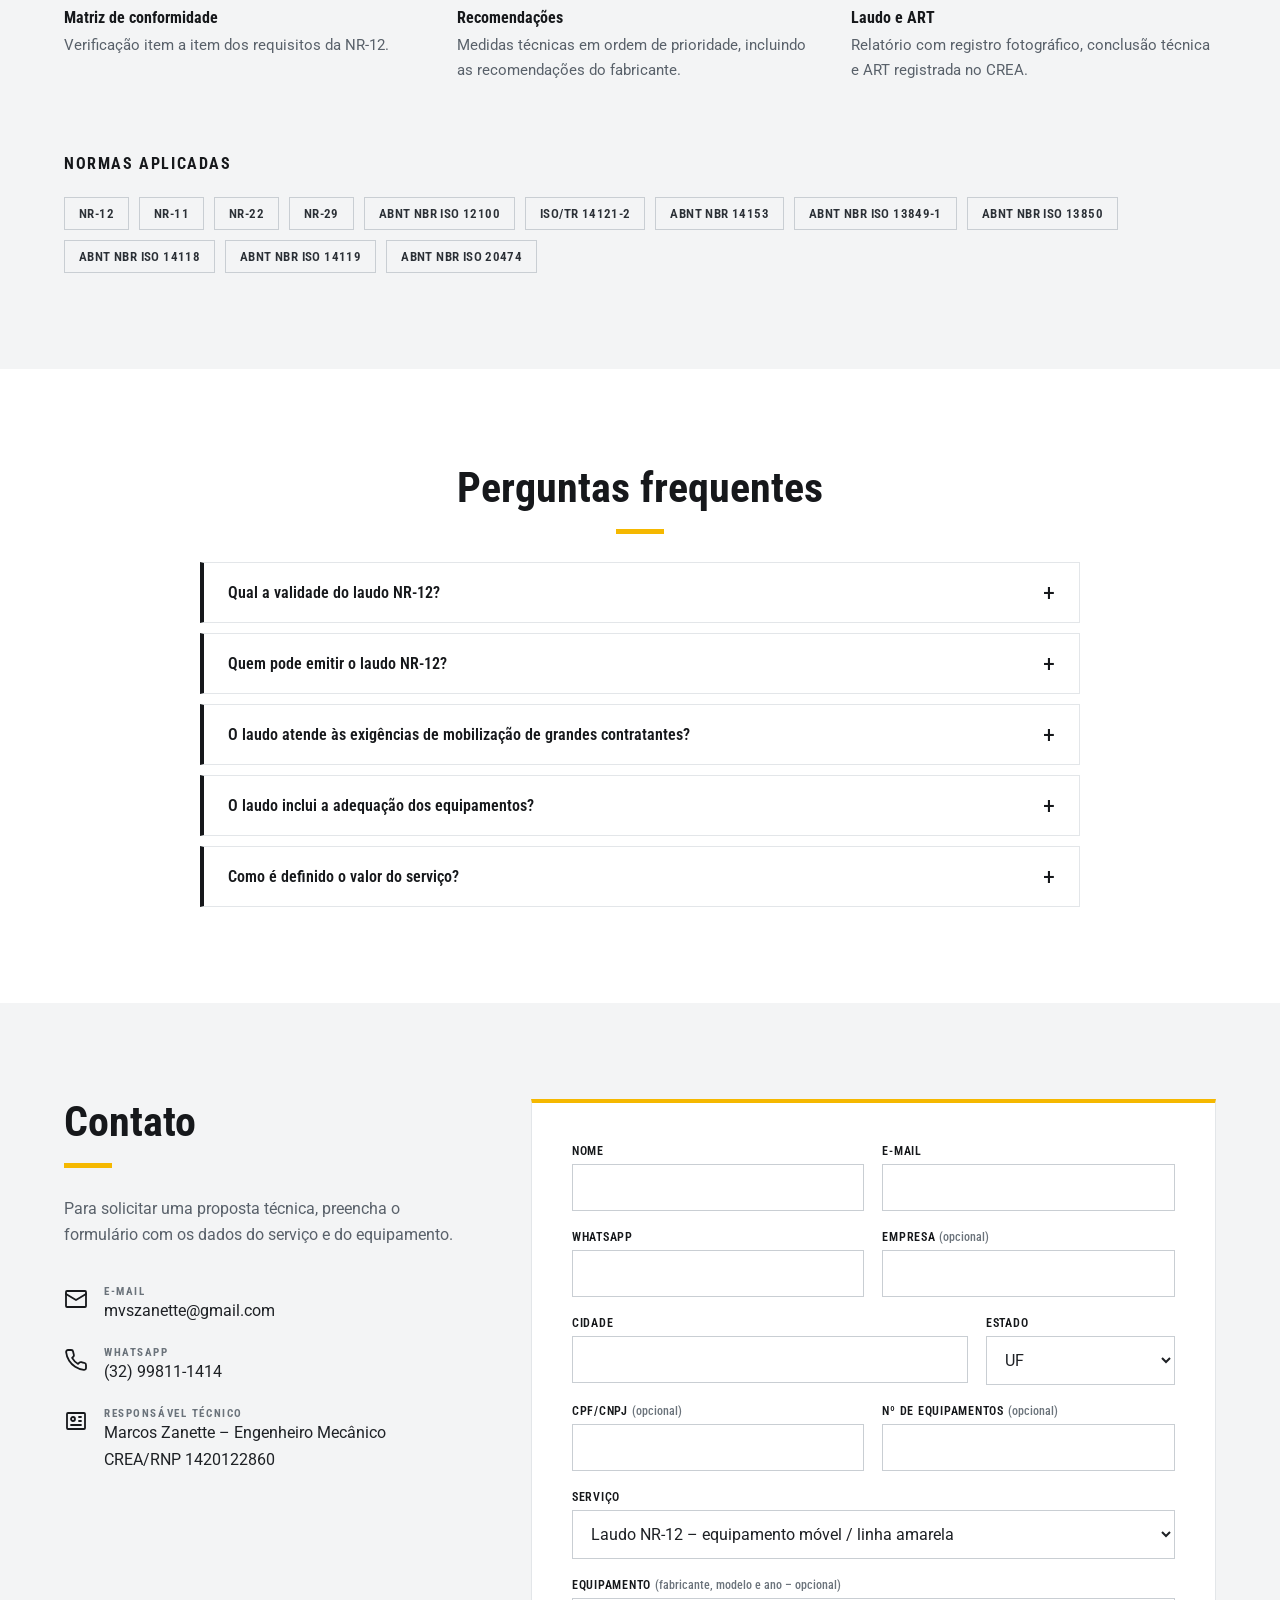
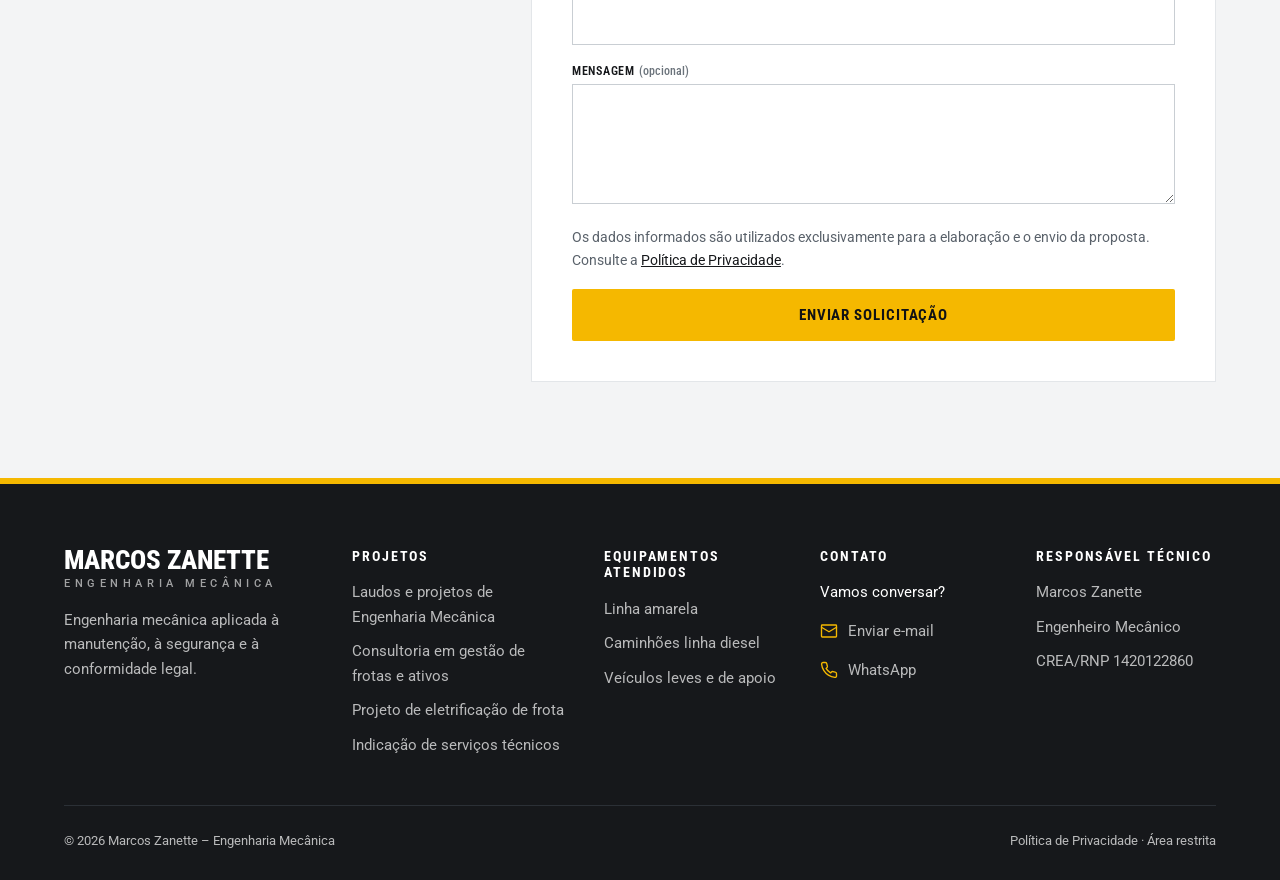
<file: laudo-nr12.html>
<!doctype html>
<html lang="pt-BR">
<head>
  <meta charset="utf-8">
  <meta name="viewport" content="width=device-width, initial-scale=1">
  <title>Laudo NR-12 para Equipamentos Móveis | Marcos Zanette Engenharia Mecânica</title>
  <meta name="description" content="Laudo NR-12 com apreciação de riscos, matriz de conformidade e ART para escavadeiras, carregadeiras, caminhões munck, empilhadeiras e máquinas industriais.">
  <meta property="og:title" content="Laudo NR-12 para Equipamentos Móveis | Marcos Zanette Engenharia Mecânica">
  <meta property="og:description" content="Laudo NR-12 com apreciação de riscos, matriz de conformidade e ART para escavadeiras, carregadeiras, caminhões munck, empilhadeiras e máquinas industriais.">
  <meta property="og:type" content="website">
  <meta property="og:locale" content="pt_BR">
  <link rel="icon" href="data:image/svg+xml,%3Csvg xmlns='http://www.w3.org/2000/svg' viewBox='0 0 32 32'%3E%3Crect width='32' height='32' fill='%23f5b800'/%3E%3Ctext x='16' y='21.5' text-anchor='middle' font-family='Arial, sans-serif' font-weight='800' font-size='14' fill='%23111214'%3EMZ%3C/text%3E%3C/svg%3E">
  <link rel="preconnect" href="https://fonts.googleapis.com">
  <link rel="preconnect" href="https://fonts.gstatic.com" crossorigin>
  <link href="https://fonts.googleapis.com/css2?family=Roboto+Condensed:wght@500;600;700;800&family=Roboto:wght@400;500;700&display=swap" rel="stylesheet">
  <link rel="stylesheet" href="styles.css">
  <script src="config.js"></script>
  <script src="tos-mecanica.js" defer></script>
  <script src="main.js" defer></script>
</head>
<body>

  <header class="site-header">
    <div class="header-top">
      <div class="container">
    <a class="logo" href="index.html" aria-label="Marcos Zanette – Engenharia Mecânica, página inicial">
      <span class="logo-name">Marcos Zanette</span>
      <span class="logo-sub">Engenharia Mecânica</span>
    </a>
        <button class="menu-toggle" type="button" aria-label="Abrir menu" aria-expanded="false" aria-controls="menu"><svg class="i" viewBox="0 0 24 24" aria-hidden="true"><path d="M4 6h16M4 12h16M4 18h16"/></svg></button>
      </div>
    </div>
    <nav class="nav" id="menu" aria-label="Principal">
      <div class="container">
        <a href="index.html">Página inicial</a>
        <div class="nav-drop">
          <a class="nav-drop-link" href="projetos.html">Projetos</a>
          <div class="nav-sub">
            <a href="projetos.html#laudos-projetos">Laudos e projetos de Engenharia Mecânica</a>
            <a href="projetos.html#gestao-frotas-ativos">Consultoria em gestão de frotas e ativos</a>
            <a href="projetos.html#eletrificacao">Projeto de eletrificação de frota</a>
            <a href="projetos.html#indicacao">Indicação de serviços técnicos</a>
            <a class="nav-sub-todos" href="projetos.html">Todos os projetos</a>
          </div>
        </div>
        <a href="index.html#equipamentos">Equipamentos atendidos</a>
        <a href="index.html#perfil">Sobre o profissional</a>
        <a class="btn btn-primary" href="#contato">Contato</a>
      </div>
    </nav>
    <div class="header-stripe" aria-hidden="true"></div>
  </header>

  <main>
    <section class="band page-hero" style="--band-img:url('img/servicos/laudo-nr12.jpg')">
      <div class="container">
        <nav class="crumbs" aria-label="Você está em"><a href="index.html">Página inicial</a> / Laudo NR-12</nav>
        <h1>Laudo NR-12</h1>
        <p>Apreciação de riscos, matriz de conformidade e ART para equipamentos móveis de linha amarela, caminhões munck, empilhadeiras e máquinas industriais.</p>
        <div class="hero-actions">
          <a class="btn btn-primary" href="#contato">Solicitar proposta</a>
        </div>
      </div>
    </section>

    <section class="">
      <div class="container">
        <div class="split">
          <div class="panel">
            <h3>Quando é exigido</h3>
            <ul class="checks">
          <li><svg class="ck" viewBox="0 0 24 24" aria-hidden="true"><circle cx="12" cy="12" r="12"/><path d="m7 12.5 3.2 3.2L17 9"/></svg><div>Mobilização de equipamentos em contratantes de mineração, portos e óleo e gás</div></li>
          <li><svg class="ck" viewBox="0 0 24 24" aria-hidden="true"><circle cx="12" cy="12" r="12"/><path d="m7 12.5 3.2 3.2L17 9"/></svg><div>Fiscalização do trabalho</div></li>
          <li><svg class="ck" viewBox="0 0 24 24" aria-hidden="true"><circle cx="12" cy="12" r="12"/><path d="m7 12.5 3.2 3.2L17 9"/></svg><div>Locação, compra e venda de equipamentos</div></li>
          <li><svg class="ck" viewBox="0 0 24 24" aria-hidden="true"><circle cx="12" cy="12" r="12"/><path d="m7 12.5 3.2 3.2L17 9"/></svg><div>Auditorias de clientes e certificações</div></li>
          <li><svg class="ck" viewBox="0 0 24 24" aria-hidden="true"><circle cx="12" cy="12" r="12"/><path d="m7 12.5 3.2 3.2L17 9"/></svg><div>Instalação de proteções e dispositivos de segurança</div></li>
          <li><svg class="ck" viewBox="0 0 24 24" aria-hidden="true"><circle cx="12" cy="12" r="12"/><path d="m7 12.5 3.2 3.2L17 9"/></svg><div>Modificações, acidentes ou mudança de aplicação</div></li>
        </ul>
          </div>
          <div class="panel">
            <h3>O que está incluído</h3>
            <ul class="checks">
          <li><svg class="ck" viewBox="0 0 24 24" aria-hidden="true"><circle cx="12" cy="12" r="12"/><path d="m7 12.5 3.2 3.2L17 9"/></svg><div>Inspeção técnica em campo</div></li>
          <li><svg class="ck" viewBox="0 0 24 24" aria-hidden="true"><circle cx="12" cy="12" r="12"/><path d="m7 12.5 3.2 3.2L17 9"/></svg><div>Identificação do equipamento e análise documental</div></li>
          <li><svg class="ck" viewBox="0 0 24 24" aria-hidden="true"><circle cx="12" cy="12" r="12"/><path d="m7 12.5 3.2 3.2L17 9"/></svg><div>Apreciação de riscos com cálculo HRN</div></li>
          <li><svg class="ck" viewBox="0 0 24 24" aria-hidden="true"><circle cx="12" cy="12" r="12"/><path d="m7 12.5 3.2 3.2L17 9"/></svg><div>Categoria de segurança e PLr, quando aplicável</div></li>
          <li><svg class="ck" viewBox="0 0 24 24" aria-hidden="true"><circle cx="12" cy="12" r="12"/><path d="m7 12.5 3.2 3.2L17 9"/></svg><div>Matriz de conformidade com os requisitos da NR-12</div></li>
          <li><svg class="ck" viewBox="0 0 24 24" aria-hidden="true"><circle cx="12" cy="12" r="12"/><path d="m7 12.5 3.2 3.2L17 9"/></svg><div>Recomendações técnicas e do fabricante</div></li>
          <li><svg class="ck" viewBox="0 0 24 24" aria-hidden="true"><circle cx="12" cy="12" r="12"/><path d="m7 12.5 3.2 3.2L17 9"/></svg><div>Registro fotográfico</div></li>
          <li><svg class="ck" viewBox="0 0 24 24" aria-hidden="true"><circle cx="12" cy="12" r="12"/><path d="m7 12.5 3.2 3.2L17 9"/></svg><div>ART registrada no CREA</div></li>
        </ul>
          </div>
        </div>
      </div>
    </section>

    <section class="bg-gray" id="metodologia">
      <div class="container">
        <h2 class="section-title">Metodologia</h2>
        <ol class="steps">
          <li>
            <h3>Inspeção em campo</h3>
            <p>Checklist do equipamento e teste de funcionamento, simulando paradas e emergências.</p>
          </li>
          <li>
            <h3>Análise documental</h3>
            <p>Manuais, histórico de manutenção e procedimentos operacionais.</p>
          </li>
          <li>
            <h3>Apreciação de riscos</h3>
            <p>Identificação dos perigos e cálculo HRN, com categoria de segurança e PLr quando aplicável.</p>
          </li>
          <li>
            <h3>Matriz de conformidade</h3>
            <p>Verificação item a item dos requisitos da NR-12.</p>
          </li>
          <li>
            <h3>Recomendações</h3>
            <p>Medidas técnicas em ordem de prioridade, incluindo as recomendações do fabricante.</p>
          </li>
          <li>
            <h3>Laudo e ART</h3>
            <p>Relatório com registro fotográfico, conclusão técnica e ART registrada no CREA.</p>
          </li>
        </ol>
        <h3 class="subhead">Normas aplicadas</h3>
        <ul class="chips">
          <li>NR-12</li>
          <li>NR-11</li>
          <li>NR-22</li>
          <li>NR-29</li>
          <li>ABNT NBR ISO 12100</li>
          <li>ISO/TR 14121-2</li>
          <li>ABNT NBR 14153</li>
          <li>ABNT NBR ISO 13849-1</li>
          <li>ABNT NBR ISO 13850</li>
          <li>ABNT NBR ISO 14118</li>
          <li>ABNT NBR ISO 14119</li>
          <li>ABNT NBR ISO 20474</li>
        </ul>
      </div>
    </section>

    <section class="center" id="duvidas">
      <div class="container">
        <h2 class="section-title">Perguntas frequentes</h2>
        <div class="faq">
          <details>
            <summary>Qual a validade do laudo NR-12?</summary>
            <p>A NR-12 não define um prazo fixo de validade. O laudo deve ser revisado sempre que houver modificação no equipamento, mudança de aplicação, acidente ou atualização normativa. Para equipamentos críticos, a revisão periódica é uma boa prática.</p>
          </details>
          <details>
            <summary>Quem pode emitir o laudo NR-12?</summary>
            <p>Um profissional legalmente habilitado, com registro ativo no CREA, como o engenheiro mecânico, que registra a ART do serviço. Sem a ART, o laudo não tem validade perante a fiscalização.</p>
          </details>
          <details>
            <summary>O laudo atende às exigências de mobilização de grandes contratantes?</summary>
            <p>O laudo contempla apreciação de riscos, matriz de conformidade, registro fotográfico e ART, que são os itens normalmente exigidos para a liberação de equipamentos em operações de mineração, portos e óleo e gás.</p>
          </details>
          <details>
            <summary>O laudo inclui a adequação dos equipamentos?</summary>
            <p>O laudo identifica o que precisa ser adequado e indica as soluções técnicas. A fabricação e a instalação de proteções físicas não fazem parte do laudo.</p>
          </details>
          <details>
            <summary>Como é definido o valor do serviço?</summary>
            <p>O valor é definido conforme a quantidade e o tipo de equipamento e a necessidade de deslocamento, e é informado na proposta.</p>
          </details>
        </div>
      </div>
    </section>

    <!-- ============ CONTATO ============ -->
    <section class="contact bg-gray" id="contato">
      <div class="container contact-grid">
        <div class="contact-info">
          <h2 class="section-title">Contato</h2>
          <p>Para solicitar uma proposta técnica, preencha o formulário com os dados do serviço e do equipamento.</p>
          <ul class="contact-list">
            <li><svg class="i" viewBox="0 0 24 24" aria-hidden="true"><rect x="2" y="4" width="20" height="16" rx="1"/><path d="m22 7-10 6L2 7"/></svg><div><small>E-mail</small><a href="mailto:mvszanette@gmail.com" data-email>mvszanette@gmail.com</a></div></li>
            <li><svg class="i" viewBox="0 0 24 24" aria-hidden="true"><path d="M22 16.92v3a2 2 0 0 1-2.18 2 19.79 19.79 0 0 1-8.63-3.07 19.5 19.5 0 0 1-6-6 19.79 19.79 0 0 1-3.07-8.67A2 2 0 0 1 4.11 2h3a2 2 0 0 1 2 1.72c.13.96.36 1.9.7 2.81a2 2 0 0 1-.45 2.11L8.09 9.91a16 16 0 0 0 6 6l1.27-1.27a2 2 0 0 1 2.11-.45c.91.34 1.85.57 2.81.7A2 2 0 0 1 22 16.92z"/></svg><div><small>WhatsApp</small><a href="https://wa.me/5532998111414" data-whatsapp target="_blank" rel="noopener">(32) 99811-1414</a></div></li>
            <li><svg class="i" viewBox="0 0 24 24" aria-hidden="true"><rect x="3" y="4" width="18" height="16" rx="1"/><circle cx="9" cy="10" r="2"/><path d="M15 8h2M15 12h2M7 16h10"/></svg><div><small>Responsável técnico</small>Marcos Zanette – Engenheiro Mecânico<br><span data-config="crea">CREA/RNP 1420122860</span></div></li>
          </ul>
        </div>

        <!-- Envio pelo FormSubmit (gratuito). O e-mail de destino é definido em config.js. -->
        <form class="quote-form" id="form-proposta" action="https://formsubmit.co/mvszanette@gmail.com" method="POST">
          <input type="hidden" name="_subject" value="Solicitação de proposta pelo site">
          <input type="hidden" name="_template" value="table">
          <input type="hidden" name="_captcha" value="false">
          <input type="hidden" name="_next" value="">
          <input type="hidden" name="_autoresponse" value="Sua solicitação de proposta foi recebida e será respondida pelo e-mail ou telefone informado. Marcos Zanette – Engenheiro Mecânico – CREA/RNP 1420122860">
          <input type="hidden" name="Código TOS" value="">
          <input type="text" name="_honey" class="honeypot" tabindex="-1" autocomplete="off" aria-hidden="true">

          <div class="form-grid">
            <div class="field">
              <label for="f-nome">Nome</label>
              <input id="f-nome" name="Nome" type="text" autocomplete="name" required>
            </div>
            <div class="field">
              <label for="f-email">E-mail</label>
              <input id="f-email" name="email" type="email" autocomplete="email" required>
            </div>
            <div class="field">
              <label for="f-whats">WhatsApp</label>
              <input id="f-whats" name="WhatsApp" type="tel" autocomplete="tel" inputmode="tel" required>
            </div>
            <div class="field">
              <label for="f-empresa">Empresa <span class="opt">(opcional)</span></label>
              <input id="f-empresa" name="Empresa" type="text" autocomplete="organization">
            </div>
            <div class="field w4">
              <label for="f-cidade">Cidade</label>
              <input id="f-cidade" name="Cidade" type="text" autocomplete="address-level2" required>
            </div>
            <div class="field w2">
              <label for="f-uf">Estado</label>
              <select id="f-uf" name="Estado" required>
                <option value="" disabled selected>UF</option>
                  <option>AC</option>
                  <option>AL</option>
                  <option>AP</option>
                  <option>AM</option>
                  <option>BA</option>
                  <option>CE</option>
                  <option>DF</option>
                  <option>ES</option>
                  <option>GO</option>
                  <option>MA</option>
                  <option>MT</option>
                  <option>MS</option>
                  <option>MG</option>
                  <option>PA</option>
                  <option>PB</option>
                  <option>PR</option>
                  <option>PE</option>
                  <option>PI</option>
                  <option>RJ</option>
                  <option>RN</option>
                  <option>RS</option>
                  <option>RO</option>
                  <option>RR</option>
                  <option>SC</option>
                  <option>SP</option>
                  <option>SE</option>
                  <option>TO</option>
              </select>
            </div>
            <div class="field">
              <label for="f-doc">CPF/CNPJ <span class="opt">(opcional)</span></label>
              <input id="f-doc" name="CPF/CNPJ" type="text" inputmode="numeric">
            </div>
            <div class="field">
              <label for="f-qtd">Nº de equipamentos <span class="opt">(opcional)</span></label>
              <input id="f-qtd" name="Quantidade" type="text" inputmode="numeric">
            </div>
            <div class="field full">
              <label for="f-servico">Serviço</label>
              <select id="f-servico" name="Serviço" required>
                <option value="" disabled>Selecione o serviço…</option>
                <optgroup label="Laudo NR-12">
                  <option data-tos="16.7.29 16.5.6" selected>Laudo NR-12 – equipamento móvel / linha amarela</option>
                  <option data-tos="16.5.9">Laudo NR-12 – caminhão munck</option>
                  <option data-tos="16.5.8">Laudo NR-12 – empilhadeira</option>
                  <option data-tos="16.7.29 16.7.32">Laudo NR-12 – máquinas industriais</option>
                </optgroup>
                <optgroup label="Laudos mecânicos e eletromecânicos">
                  <option data-tos="16.7.4.5">Laudo de equipamento de movimentação de terra</option>
                  <option data-tos="16.7.4">Laudo mecânico</option>
                  <option data-tos="16.7.5">Laudo eletromecânico</option>
                  <option data-tos="16.5.5.4">Laudo de caminhões</option>
                  <option data-tos="16.5.7 16.5.10">Laudo de implementos e reboques</option>
                </optgroup>
                <optgroup label="Laudo NR-13">
                  <option data-tos="16.3.2 16.3.3 16.3.15">Laudo NR-13 – vaso de pressão / compressor</option>
                  <option data-tos="16.2.1.10">Laudo NR-13 – caldeira</option>
                </optgroup>
                <optgroup label="Manutenção e gestão de frotas">
                  <option data-tos="16.5.6 16.7.4">Plano de manutenção de frota / equipamentos</option>
                  <option data-tos="16.5.6 16.5.5">Consultoria em gestão de frota</option>
                  <option data-tos="16.5.6 16.5.5">Treinamento para gestores de frota</option>
                  <option data-tos="16.5.6 16.5.5">Especificação de insumos</option>
                </optgroup>
                <optgroup label="Eletrificação de frotas">
                  <option data-tos="16.5.5 16.5.6">Análise de viabilidade de eletrificação de frota</option>
                </optgroup>
                <optgroup label="Manutenção industrial">
                  <option data-tos="16.7.32">Laudo de máquinas e equipamentos industriais</option>
                  <option data-tos="16.7.13 16.7.32">Consultoria em manutenção industrial</option>
                  <option data-tos="16.7.13 16.7.32">Assessoria técnica em manutenção industrial</option>
                </optgroup>
                <optgroup label="Climatização">
                  <option data-tos="16.2.2">PMOC</option>
                  <option data-tos="16.2.1.4">Projeto de instalação de ar-condicionado</option>
                </optgroup>
                <optgroup label="Içamento">
                  <option data-tos="16.6.3 16.6.7">Plano de rigging / içamento</option>
                </optgroup>
                <optgroup label="ART e outros">
                  <option data-tos="">ART de serviço de engenharia mecânica</option>
                </optgroup>
                <option data-outro value="Outro serviço (lista do CREA)">Outro serviço – escolher na lista do CREA</option>
              </select>
            </div>
            <div class="tos-box" id="tos-box" hidden>
              <p>Selecione o item na Tabela de Obras e Serviços do CREA (área de Mecânica).</p>
              <div class="field full">
                <label for="tos-subarea">Subárea</label>
                <select id="tos-subarea"></select>
              </div>
              <div class="field full">
                <label for="tos-obra">Obra ou serviço</label>
                <select id="tos-obra"></select>
              </div>
              <div class="field full">
                <label for="tos-complemento">Complemento <span class="opt">(quando houver)</span></label>
                <select id="tos-complemento"></select>
              </div>
            </div>
            <div class="field full">
              <label for="f-equip">Equipamento <span class="opt">(fabricante, modelo e ano – opcional)</span></label>
              <input id="f-equip" name="Equipamento" type="text">
            </div>
            <div class="field full">
              <label for="f-msg">Mensagem <span class="opt">(opcional)</span></label>
              <textarea id="f-msg" name="Mensagem"></textarea>
            </div>
          </div>

          <p class="lgpd">Os dados informados são utilizados exclusivamente para a elaboração e o envio da proposta. Consulte a <a href="politica-de-privacidade.html">Política de Privacidade</a>.</p>
          <button class="btn btn-primary" type="submit">Enviar solicitação</button>
        </form>
      </div>
    </section>

  </main>

  <footer class="site-footer">
    <div class="container">
      <div class="footer-grid">
        <div class="footer-brand">
          <a class="logo" href="index.html" aria-label="Marcos Zanette – Engenharia Mecânica, página inicial">
      <span class="logo-name">Marcos Zanette</span>
      <span class="logo-sub">Engenharia Mecânica</span>
    </a>
          <p>Engenharia mecânica aplicada à manutenção, à segurança e à conformidade legal.</p>
        </div>
        <div>
          <h3>Projetos</h3>
          <ul>
            <li><a href="projetos.html#laudos-projetos">Laudos e projetos de Engenharia Mecânica</a></li>
            <li><a href="projetos.html#gestao-frotas-ativos">Consultoria em gestão de frotas e ativos</a></li>
            <li><a href="projetos.html#eletrificacao">Projeto de eletrificação de frota</a></li>
            <li><a href="projetos.html#indicacao">Indicação de serviços técnicos</a></li>
          </ul>
        </div>
        <div>
          <h3>Equipamentos atendidos</h3>
          <ul>
            <li><a href="index.html#equipamentos">Linha amarela</a></li>
            <li><a href="index.html#equipamentos">Caminhões linha diesel</a></li>
            <li><a href="index.html#equipamentos">Veículos leves e de apoio</a></li>
          </ul>
        </div>
        <div>
          <h3>Contato</h3>
          <p class="footer-call">Vamos conversar?</p>
          <ul class="footer-contact">
            <li><a href="mailto:mvszanette@gmail.com?subject=Contato%20pelo%20site" data-email="link"><svg class="i" viewBox="0 0 24 24" aria-hidden="true"><rect x="2" y="4" width="20" height="16" rx="1"/><path d="m22 7-10 6L2 7"/></svg>Enviar e-mail</a></li>
            <li><a href="https://wa.me/5532998111414" data-whatsapp="link" target="_blank" rel="noopener"><svg class="i" viewBox="0 0 24 24" aria-hidden="true"><path d="M22 16.92v3a2 2 0 0 1-2.18 2 19.79 19.79 0 0 1-8.63-3.07 19.5 19.5 0 0 1-6-6 19.79 19.79 0 0 1-3.07-8.67A2 2 0 0 1 4.11 2h3a2 2 0 0 1 2 1.72c.13.96.36 1.9.7 2.81a2 2 0 0 1-.45 2.11L8.09 9.91a16 16 0 0 0 6 6l1.27-1.27a2 2 0 0 1 2.11-.45c.91.34 1.85.57 2.81.7A2 2 0 0 1 22 16.92z"/></svg>WhatsApp</a></li>
          </ul>
        </div>
        <div>
          <h3>Responsável técnico</h3>
          <ul>
            <li>Marcos Zanette</li>
            <li>Engenheiro Mecânico</li>
            <li data-config="crea">CREA/RNP 1420122860</li>
          </ul>
        </div>
      </div>
      <div class="footer-bottom">
        <span>© <span id="ano">2026</span> Marcos Zanette – Engenharia Mecânica</span>
        <span><a href="politica-de-privacidade.html">Política de Privacidade</a> · <a href="area-restrita.html" rel="nofollow">Área restrita</a></span>
      </div>
    </div>
  </footer>

</body>
</html>
</file>
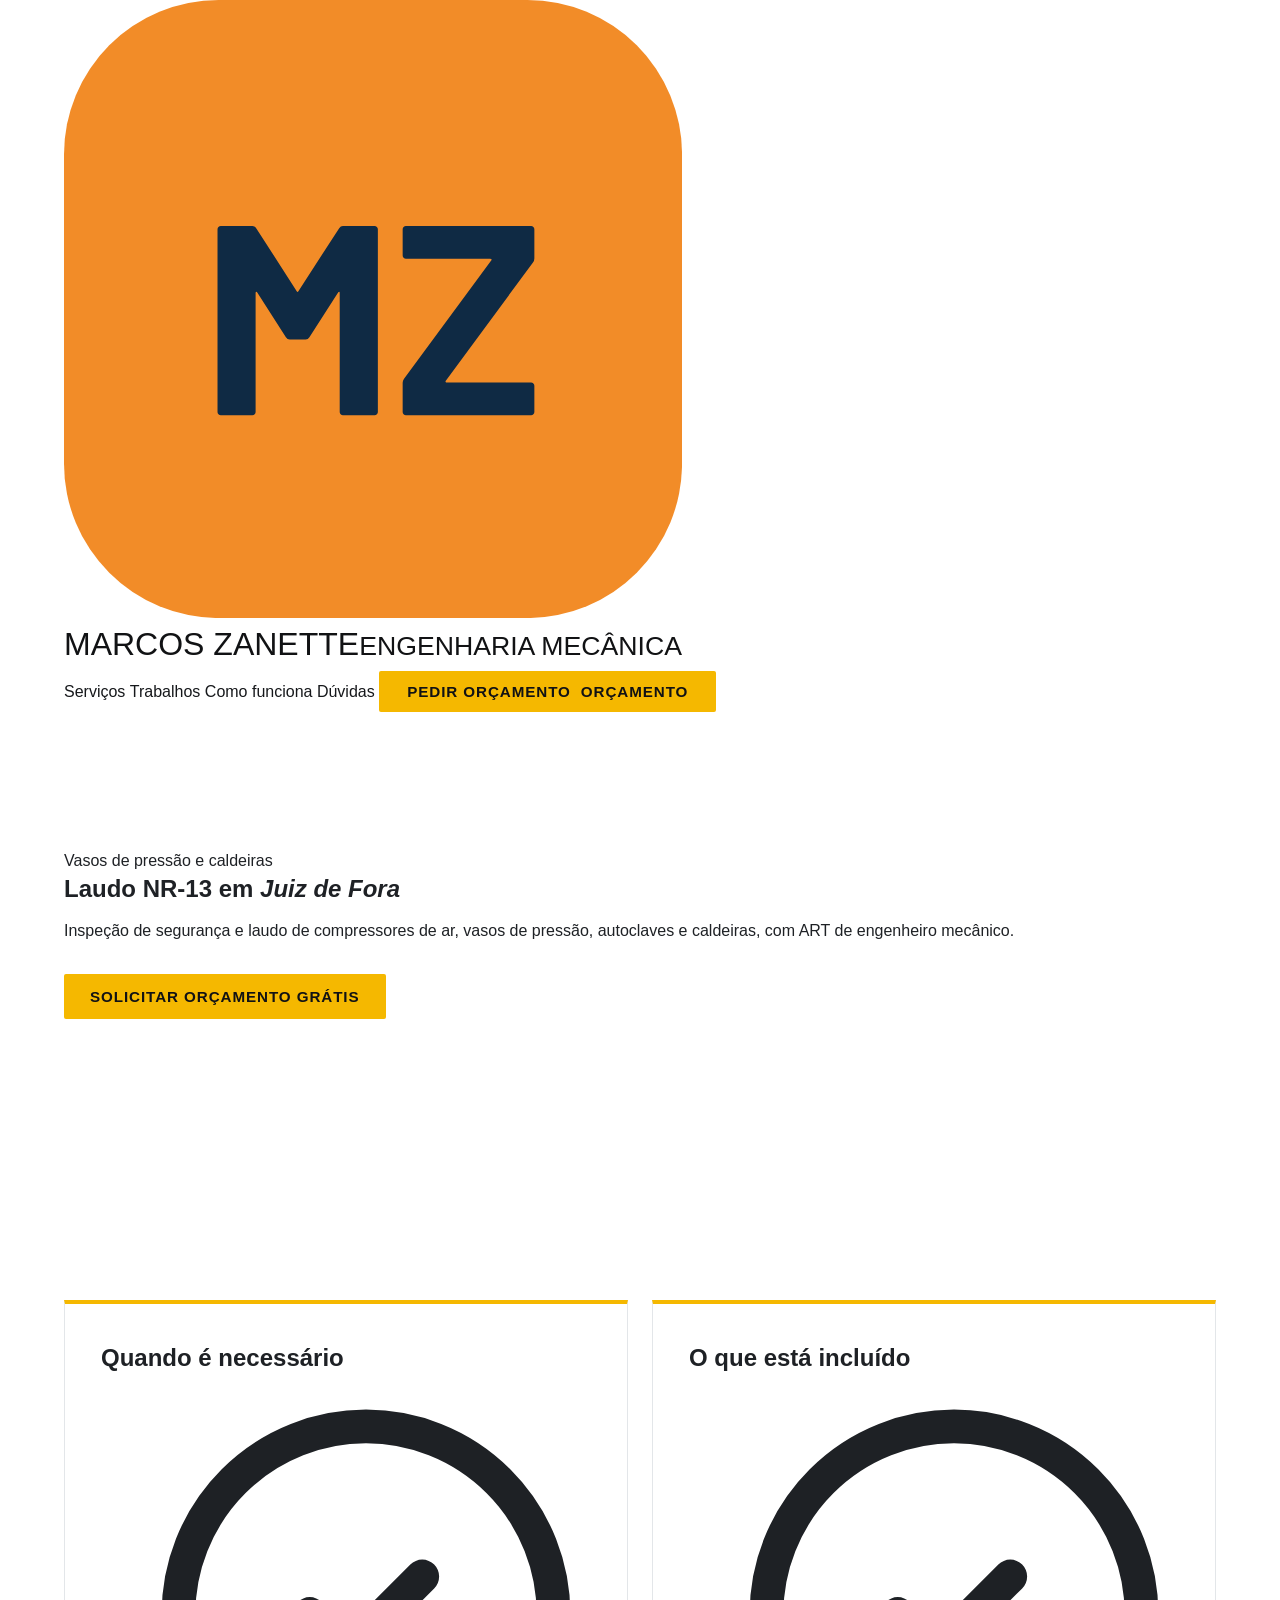
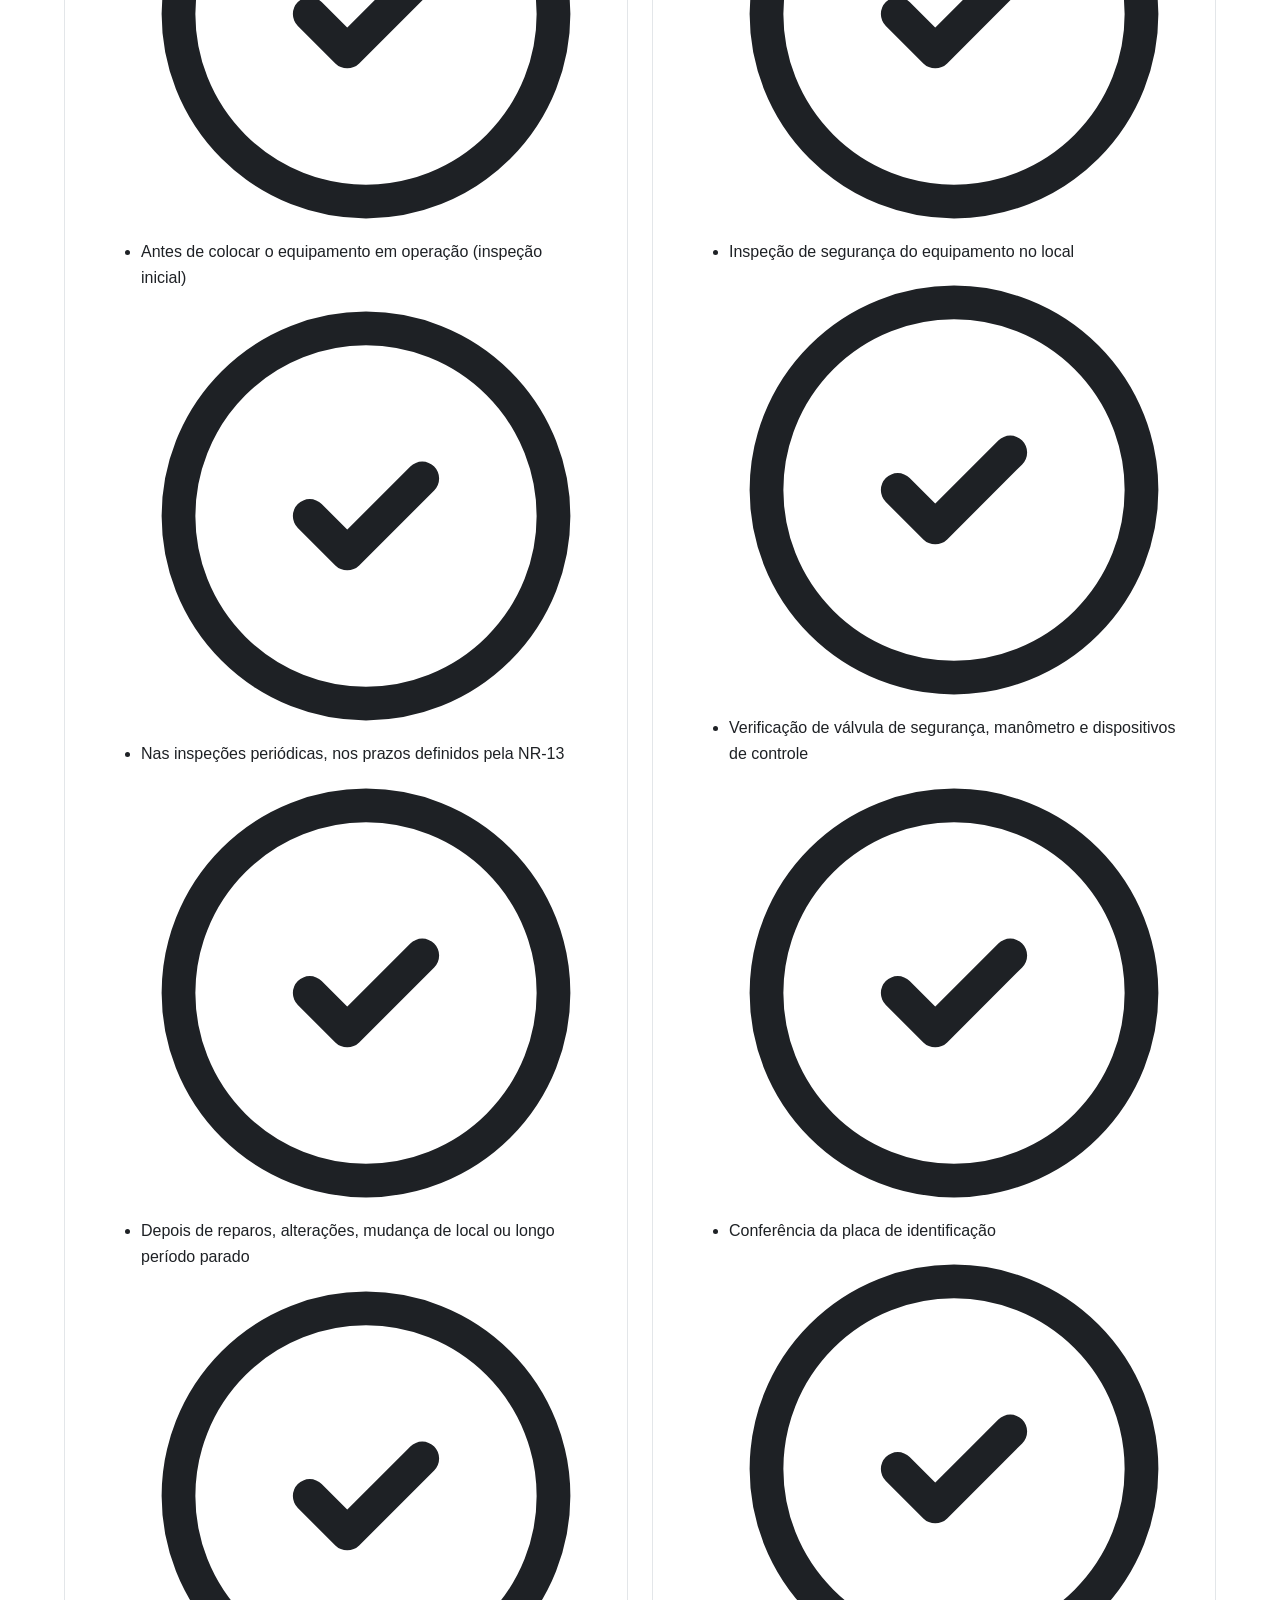
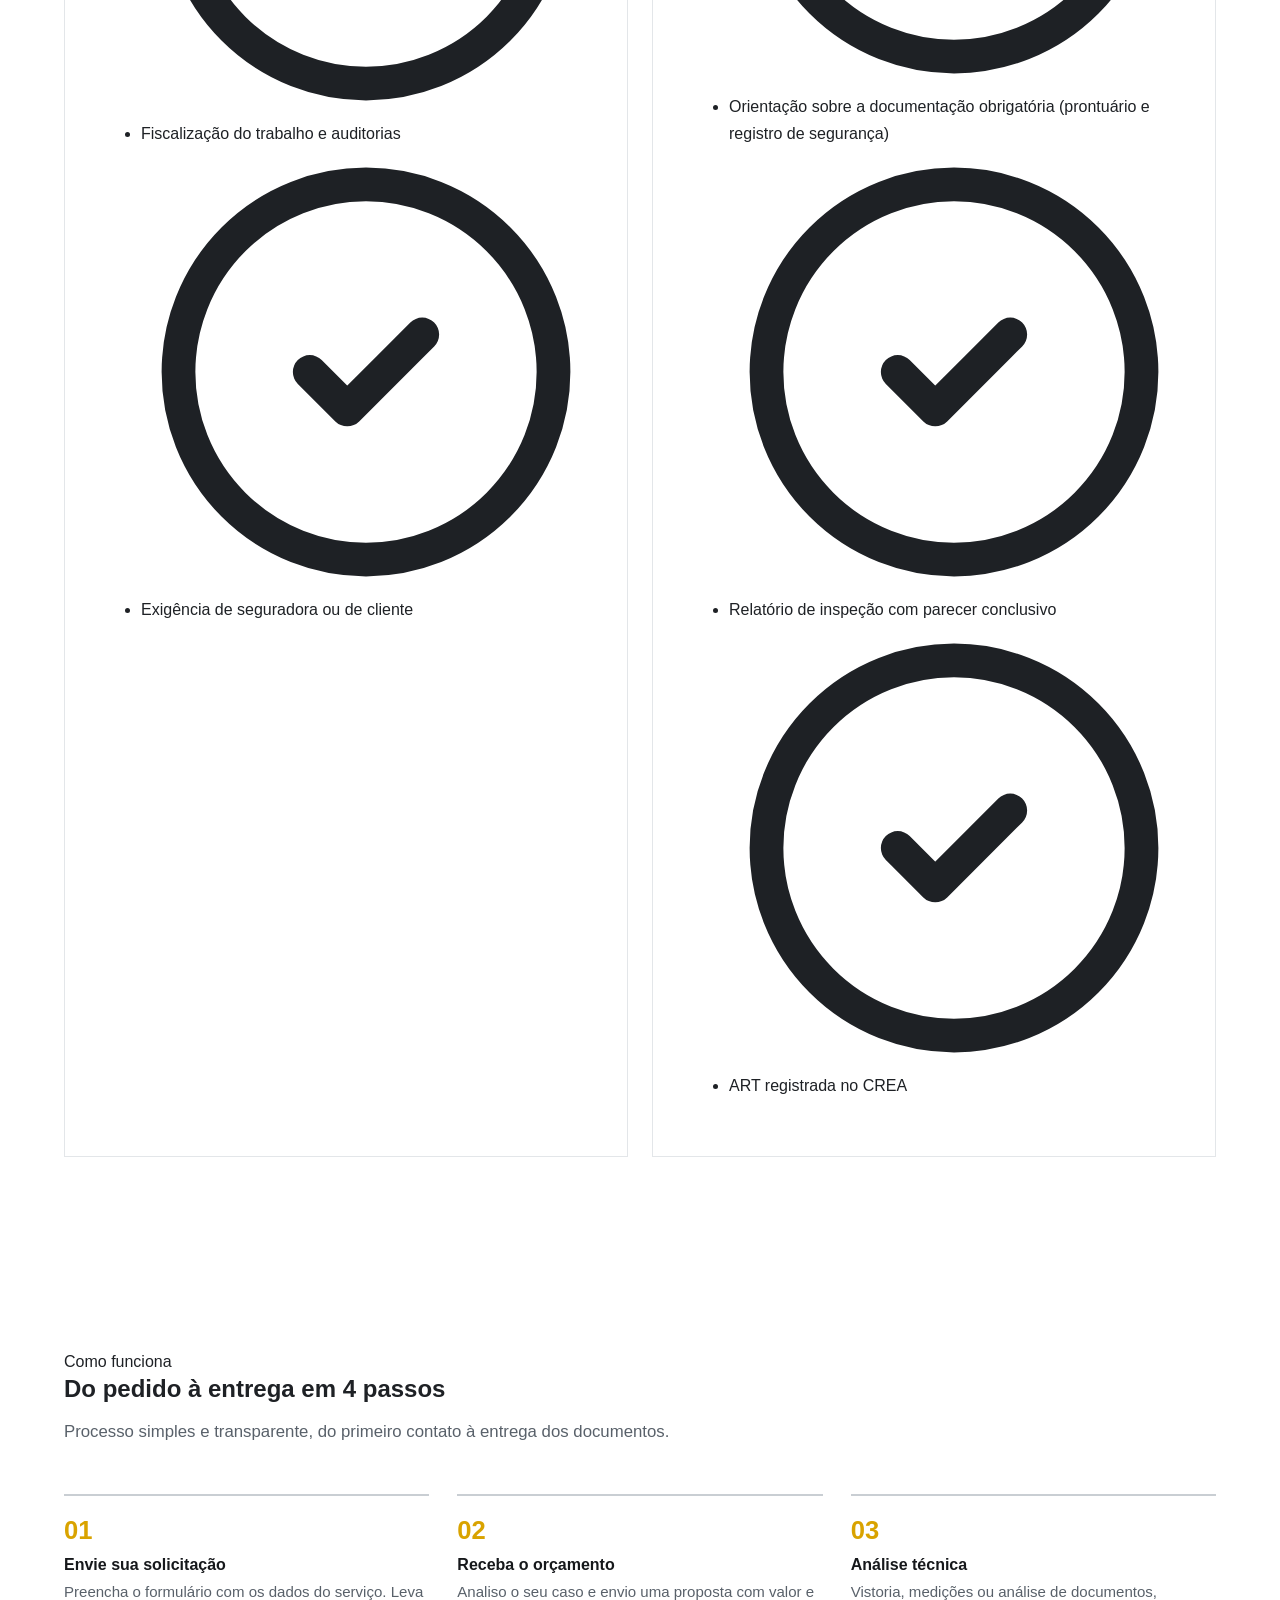
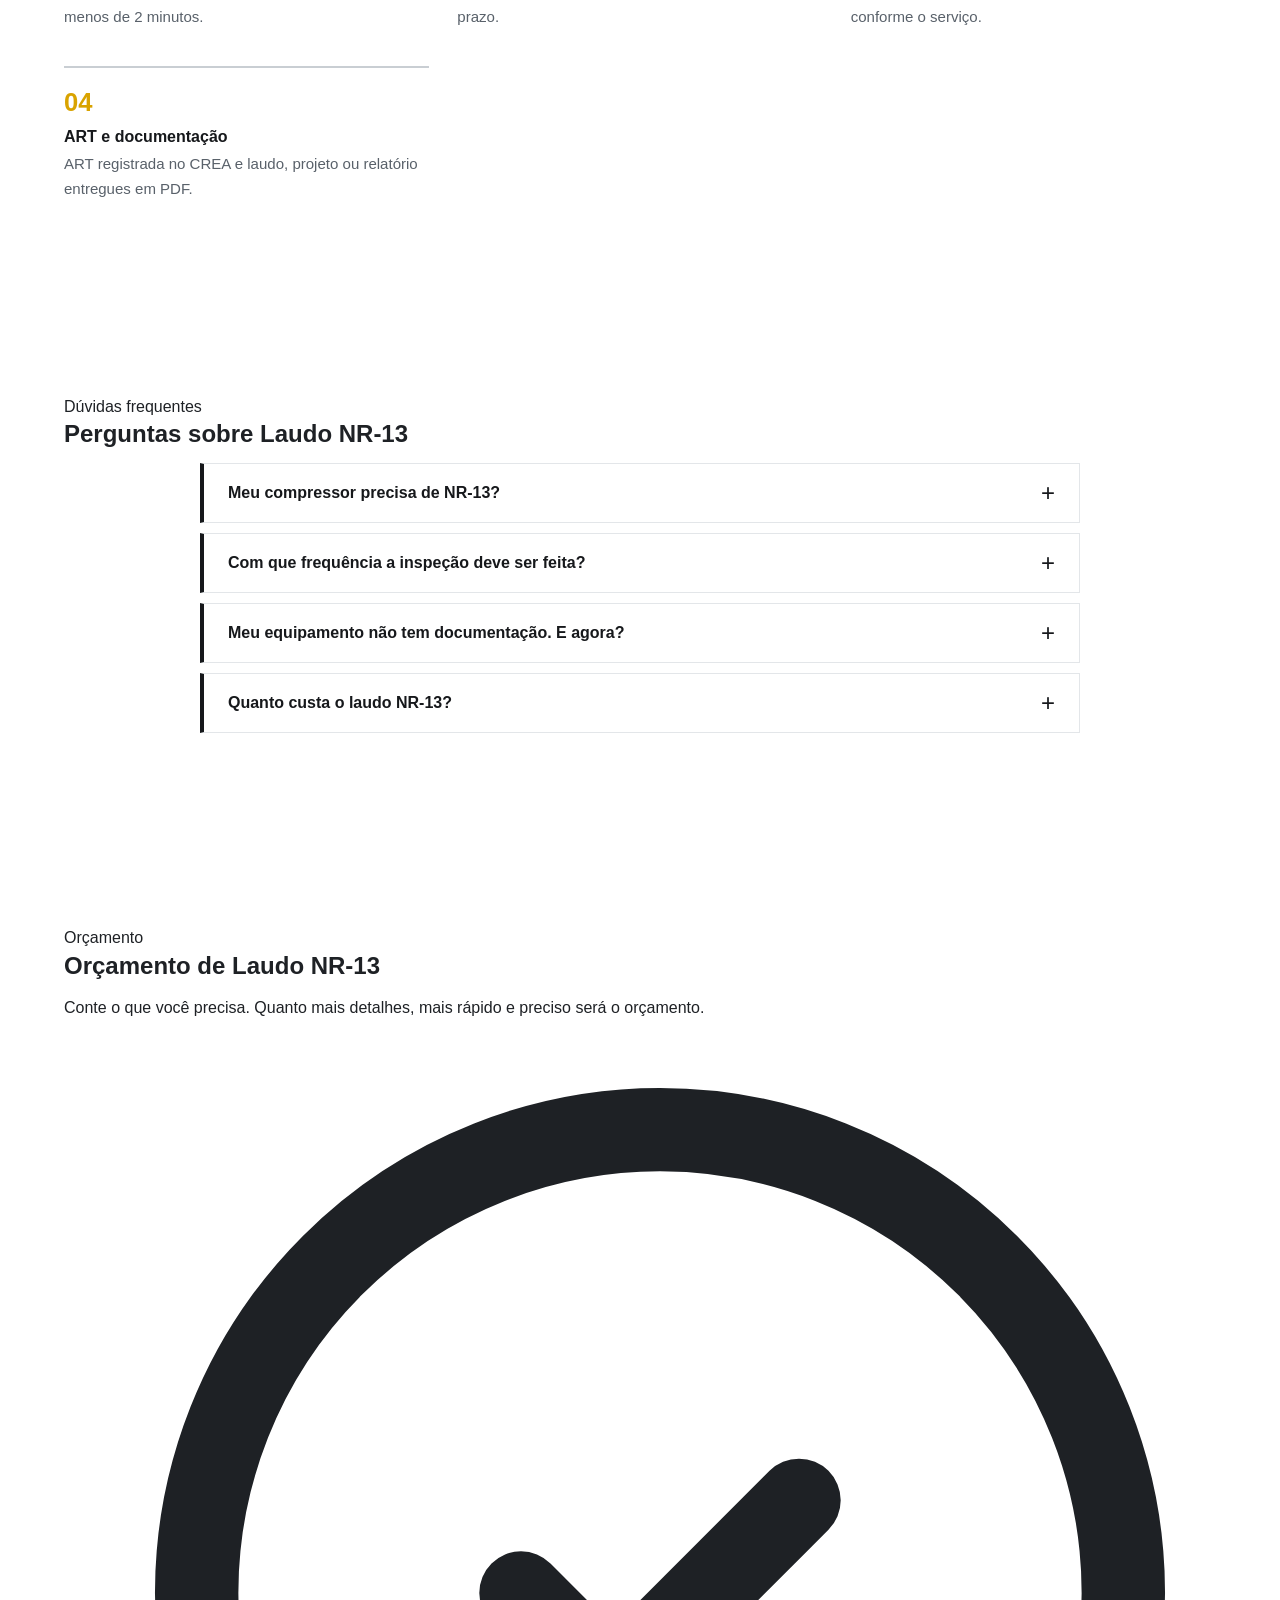
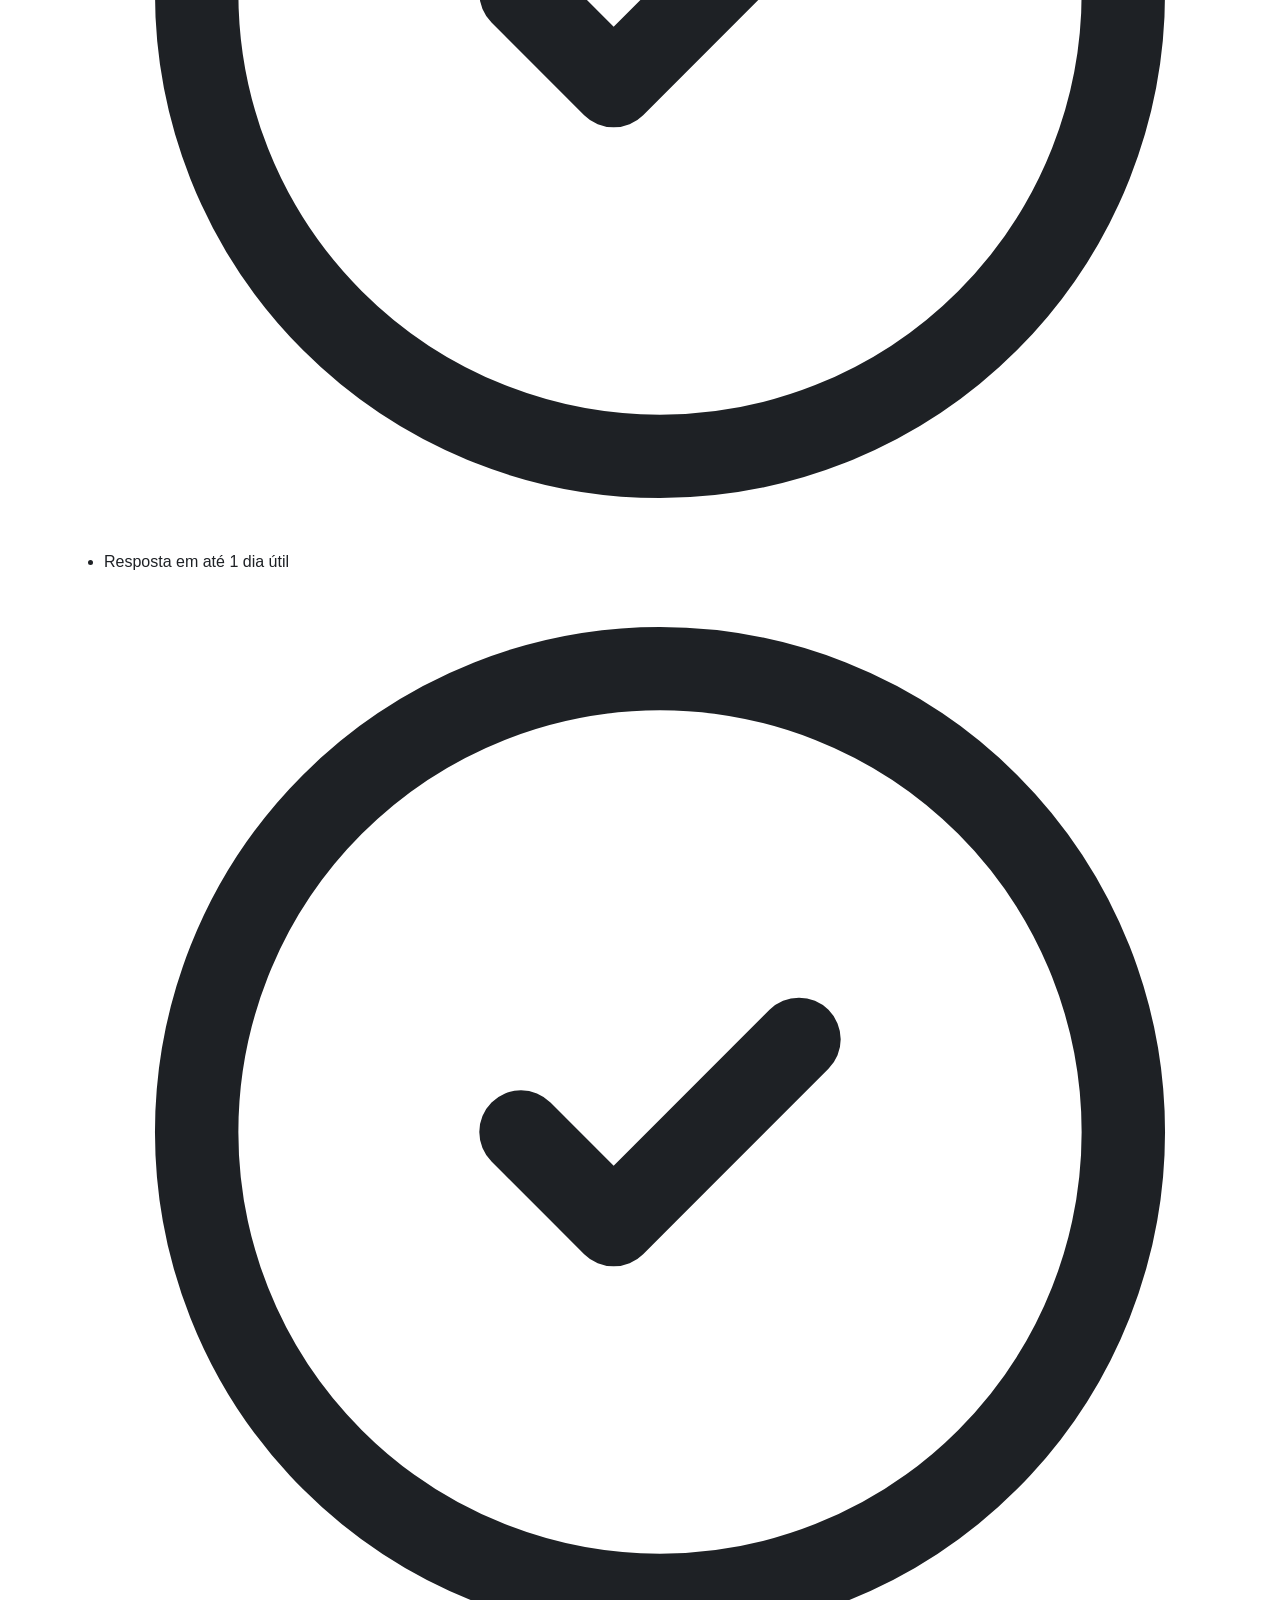
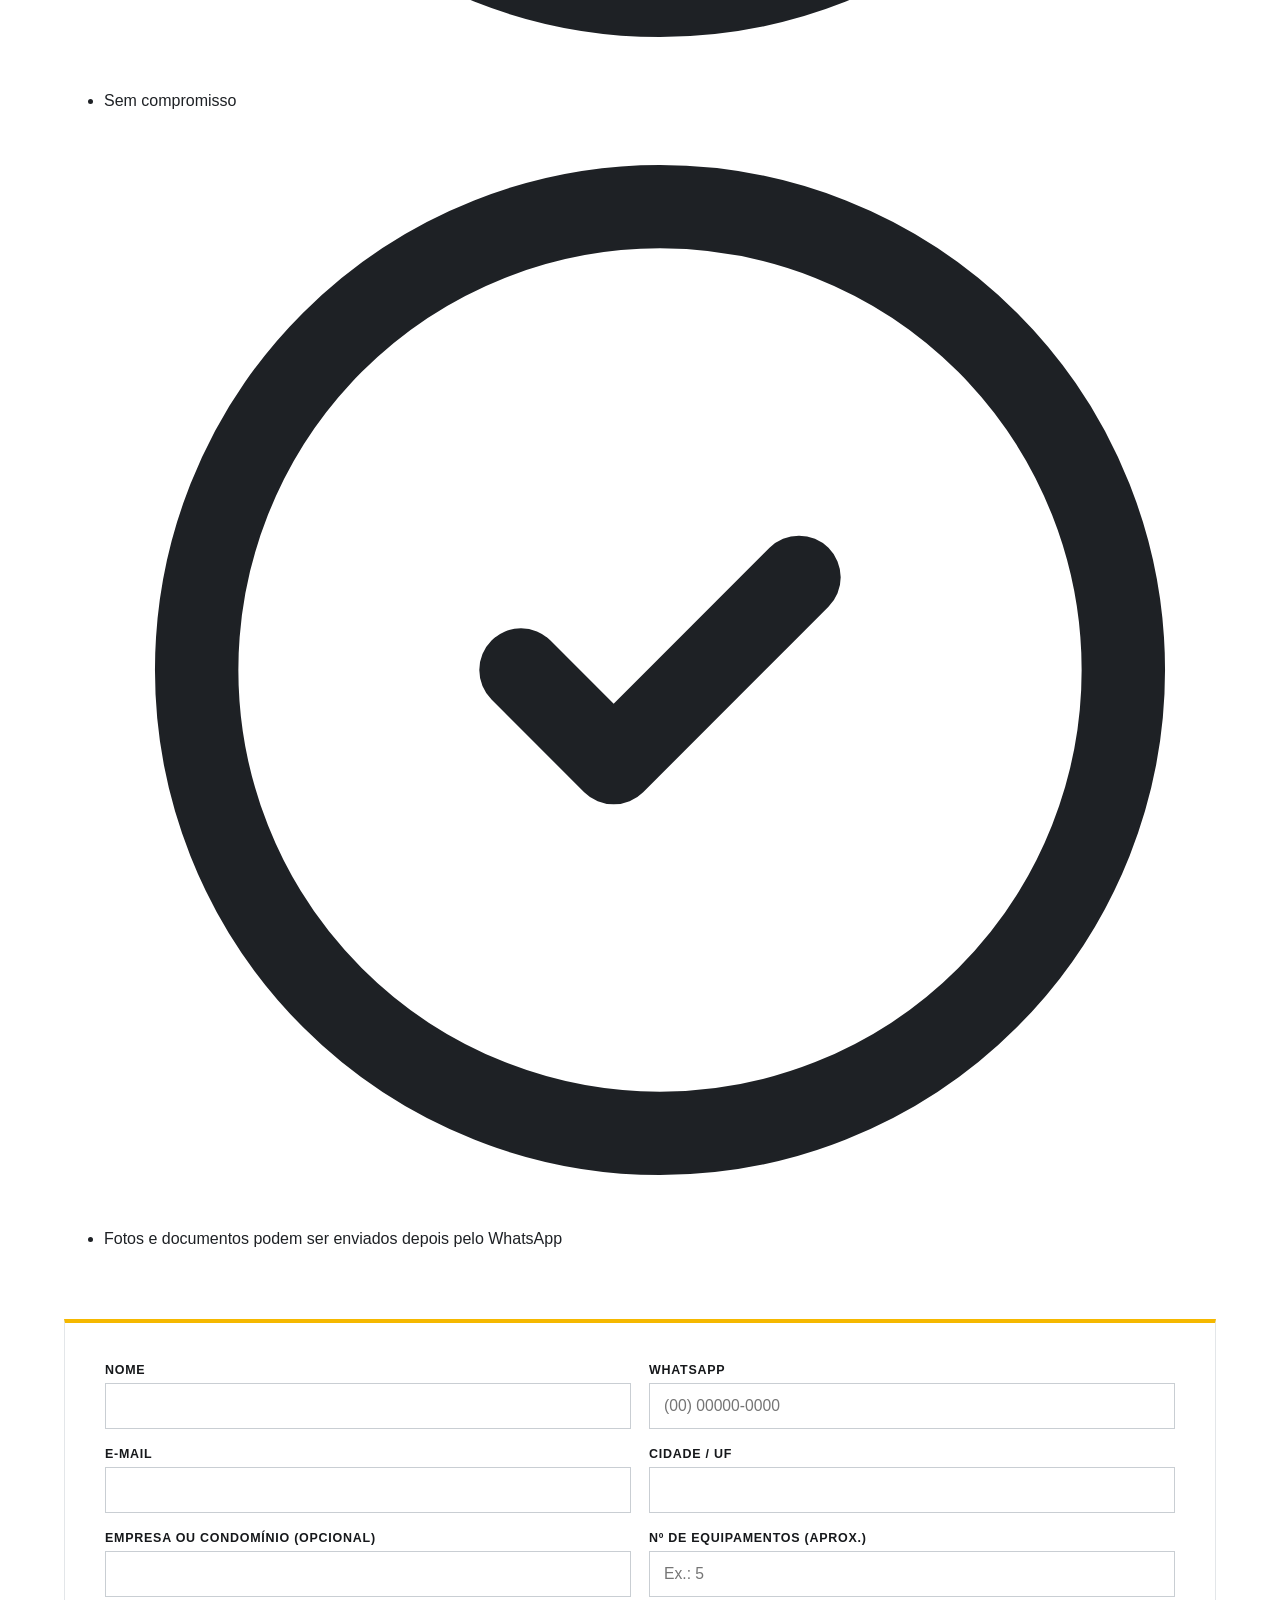
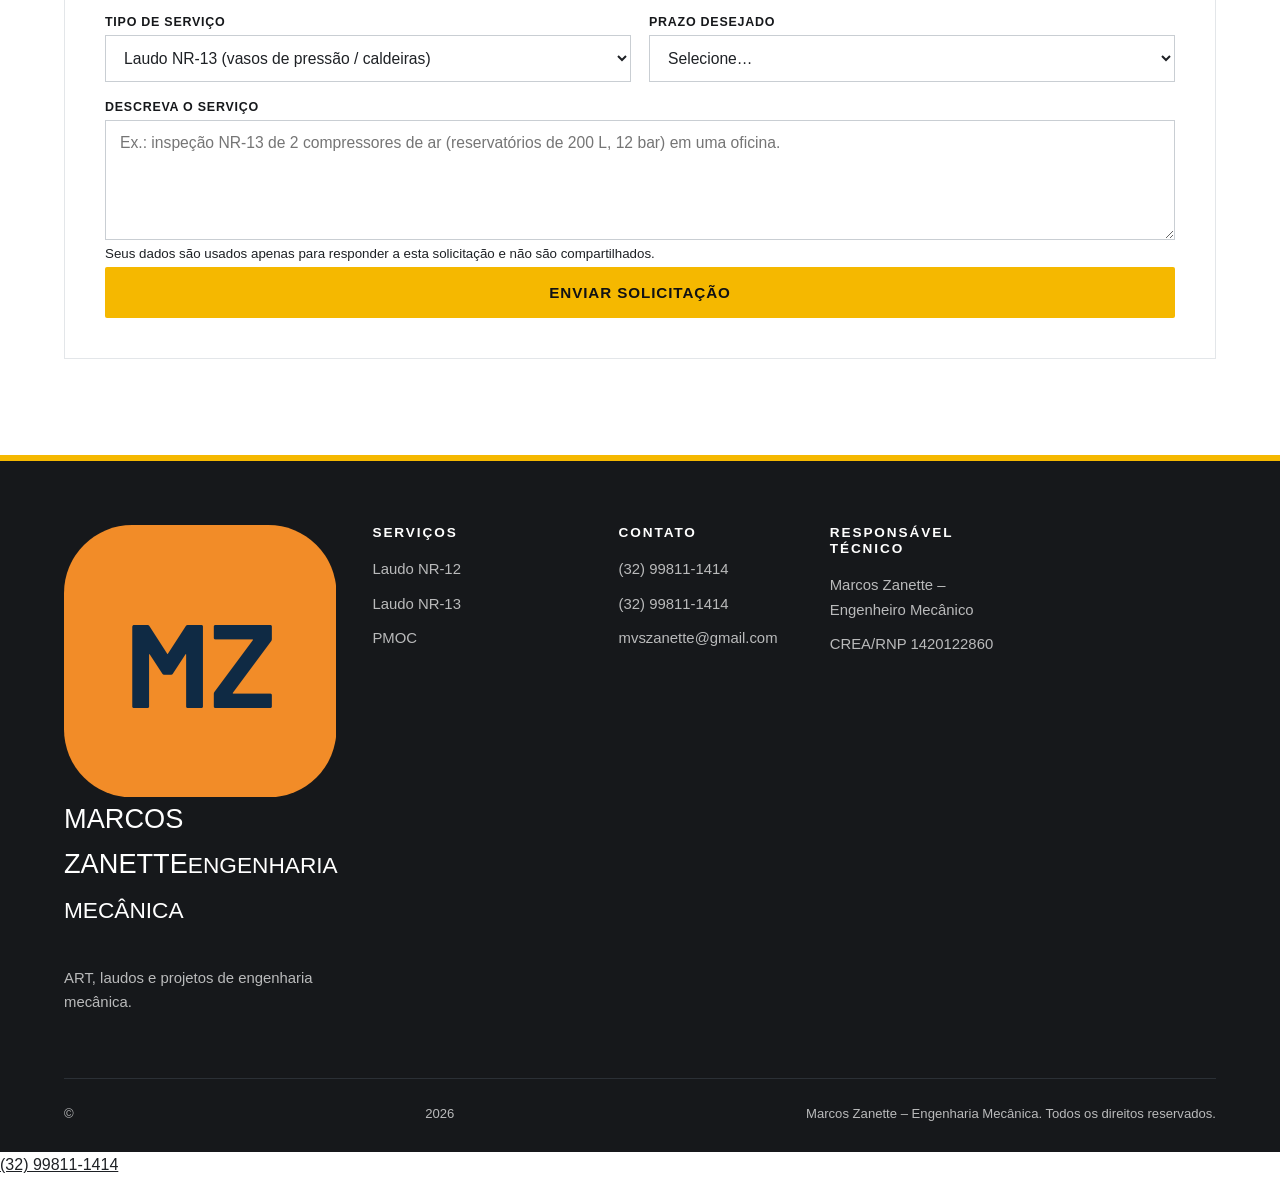
<file: laudo-nr13-juiz-de-fora.html>
<!doctype html>
<html lang="pt-BR">
<head>
  <meta charset="utf-8">
  <meta name="viewport" content="width=device-width, initial-scale=1">
  <title>Laudo NR-13 em Juiz de Fora | Compressores, Vasos de Pressão e Caldeiras</title>
  <meta name="description" content="Inspeção e laudo NR-13 em Juiz de Fora e região: compressores de ar, vasos de pressão, autoclaves e caldeiras, com ART de engenheiro mecânico. Orçamento gratuito.">
  <meta property="og:title" content="Laudo NR-13 em Juiz de Fora | Compressores, Vasos de Pressão e Caldeiras">
  <meta property="og:description" content="Inspeção e laudo NR-13 em Juiz de Fora e região: compressores de ar, vasos de pressão, autoclaves e caldeiras, com ART de engenheiro mecânico. Orçamento gratuito.">
  <meta property="og:type" content="website">
  <meta property="og:locale" content="pt_BR">
  <link rel="icon" href="data:image/svg+xml,%3Csvg xmlns='http://www.w3.org/2000/svg' viewBox='0 0 32 32'%3E%3Crect width='32' height='32' rx='8' fill='%23f28c28'/%3E%3Ctext x='16' y='21.5' text-anchor='middle' font-family='Arial, sans-serif' font-weight='700' font-size='14' fill='%230f2a44'%3EMZ%3C/text%3E%3C/svg%3E">
  <link rel="preconnect" href="https://fonts.googleapis.com">
  <link rel="preconnect" href="https://fonts.gstatic.com" crossorigin>
  <link href="https://fonts.googleapis.com/css2?family=Barlow:wght@600;700&family=Inter:wght@400;500;600;700&display=swap" rel="stylesheet">
  <link rel="stylesheet" href="styles.css">
  <script src="config.js"></script>
  <script src="main.js" defer></script>
  <script type="application/ld+json">
  {
    "@context": "https://schema.org",
    "@type": "Service",
    "serviceType": "Inspeção e laudo NR-13 de vasos de pressão e caldeiras",
    "areaServed": "Juiz de Fora e região – MG",
    "provider": {
      "@type": "ProfessionalService",
      "name": "Marcos Zanette – Engenharia Mecânica",
      "telephone": "+55-32-99811-1414",
      "email": "mvszanette@gmail.com",
      "address": {
        "@type": "PostalAddress",
        "addressLocality": "Juiz de Fora",
        "addressRegion": "MG",
        "addressCountry": "BR"
      }
    }
  }
  </script>
</head>
<body>

  <header class="site-header">
    <div class="container">
      <a class="logo" href="index.html" aria-label="Marcos Zanette — início">
        <svg viewBox="0 0 32 32" aria-hidden="true"><rect width="32" height="32" rx="8" fill="#f28c28"/><text x="16" y="21.5" text-anchor="middle" font-family="Barlow, Arial, sans-serif" font-weight="700" font-size="14" fill="#0f2a44">MZ</text></svg>
        <span>MARCOS ZANETTE<small>ENGENHARIA MECÂNICA</small></span>
      </a>
      <nav class="nav" aria-label="Principal">
        <a href="index.html#servicos">Serviços</a>
        <a href="#trabalhos">Trabalhos</a>
        <a href="index.html#como-funciona">Como funciona</a>
        <a href="index.html#duvidas">Dúvidas</a>
        <a class="btn btn-primary" href="#orcamento"><span class="only-lg">Pedir orçamento</span><span class="only-sm">Orçamento</span></a>
      </nav>
    </div>
  </header>

  <main>
    <section class="hero page-hero" id="inicio">
      <div class="container">
        <nav class="crumbs" aria-label="Você está em"><a href="index.html">Início</a> / Laudo NR-13</nav>
        <span class="eyebrow">Vasos de pressão e caldeiras</span>
        <h1>Laudo NR-13 em <em>Juiz de Fora</em></h1>
        <p class="lead">Inspeção de segurança e laudo de compressores de ar, vasos de pressão, autoclaves e caldeiras, com ART de engenheiro mecânico.</p>
        <div class="hero-actions">
          <a class="btn btn-primary" href="#orcamento">Solicitar orçamento grátis</a>
          <a class="btn btn-outline" href="https://wa.me/5532998111414" data-whatsapp target="_blank" rel="noopener">
            <svg class="i" viewBox="0 0 24 24" aria-hidden="true"><path d="M7.9 20A9 9 0 1 0 4 16.1L2 22Z"/></svg>
            Falar no WhatsApp
          </a>
        </div>
      </div>
    </section>

    <section>
      <div class="container split">
        <div class="panel">
          <h2>Quando é necessário</h2>
          <ul class="check-list dark">
            <li><svg class="i" viewBox="0 0 24 24" aria-hidden="true"><circle cx="12" cy="12" r="10"/><path d="m9 12 2 2 4-4"/></svg>Antes de colocar o equipamento em operação (inspeção inicial)</li>
            <li><svg class="i" viewBox="0 0 24 24" aria-hidden="true"><circle cx="12" cy="12" r="10"/><path d="m9 12 2 2 4-4"/></svg>Nas inspeções periódicas, nos prazos definidos pela NR-13</li>
            <li><svg class="i" viewBox="0 0 24 24" aria-hidden="true"><circle cx="12" cy="12" r="10"/><path d="m9 12 2 2 4-4"/></svg>Depois de reparos, alterações, mudança de local ou longo período parado</li>
            <li><svg class="i" viewBox="0 0 24 24" aria-hidden="true"><circle cx="12" cy="12" r="10"/><path d="m9 12 2 2 4-4"/></svg>Fiscalização do trabalho e auditorias</li>
            <li><svg class="i" viewBox="0 0 24 24" aria-hidden="true"><circle cx="12" cy="12" r="10"/><path d="m9 12 2 2 4-4"/></svg>Exigência de seguradora ou de cliente</li>
          </ul>
        </div>
        <div class="panel">
          <h2>O que está incluído</h2>
          <ul class="check-list dark">
            <li><svg class="i" viewBox="0 0 24 24" aria-hidden="true"><circle cx="12" cy="12" r="10"/><path d="m9 12 2 2 4-4"/></svg>Inspeção de segurança do equipamento no local</li>
            <li><svg class="i" viewBox="0 0 24 24" aria-hidden="true"><circle cx="12" cy="12" r="10"/><path d="m9 12 2 2 4-4"/></svg>Verificação de válvula de segurança, manômetro e dispositivos de controle</li>
            <li><svg class="i" viewBox="0 0 24 24" aria-hidden="true"><circle cx="12" cy="12" r="10"/><path d="m9 12 2 2 4-4"/></svg>Conferência da placa de identificação</li>
            <li><svg class="i" viewBox="0 0 24 24" aria-hidden="true"><circle cx="12" cy="12" r="10"/><path d="m9 12 2 2 4-4"/></svg>Orientação sobre a documentação obrigatória (prontuário e registro de segurança)</li>
            <li><svg class="i" viewBox="0 0 24 24" aria-hidden="true"><circle cx="12" cy="12" r="10"/><path d="m9 12 2 2 4-4"/></svg>Relatório de inspeção com parecer conclusivo</li>
            <li><svg class="i" viewBox="0 0 24 24" aria-hidden="true"><circle cx="12" cy="12" r="10"/><path d="m9 12 2 2 4-4"/></svg>ART registrada no CREA</li>
          </ul>
        </div>
      </div>
    </section>

    <!-- ============ COMO FUNCIONA ============ -->
    <section class="steps-section" id="como-funciona">
      <div class="container">
        <span class="eyebrow">Como funciona</span>
        <h2>Do pedido à entrega em 4 passos</h2>
        <p class="section-intro">Processo simples e transparente, do primeiro contato à entrega dos documentos.</p>
        <ol class="steps">
          <li>
            <h3>Envie sua solicitação</h3>
            <p>Preencha o formulário com os dados do serviço. Leva menos de 2 minutos.</p>
          </li>
          <li>
            <h3>Receba o orçamento</h3>
            <p>Analiso o seu caso e envio uma proposta com valor e prazo.</p>
          </li>
          <li>
            <h3>Análise técnica</h3>
            <p>Vistoria, medições ou análise de documentos, conforme o serviço.</p>
          </li>
          <li>
            <h3>ART e documentação</h3>
            <p>ART registrada no CREA e laudo, projeto ou relatório entregues em PDF.</p>
          </li>
        </ol>
      </div>
    </section>

    <section id="duvidas">
      <div class="container">
        <span class="eyebrow">Dúvidas frequentes</span>
        <h2>Perguntas sobre Laudo NR-13</h2>
        <div class="faq">
          <details>
            <summary>Meu compressor precisa de NR-13?</summary>
            <p>Depende da pressão e do volume do reservatório: a NR-13 define critérios de enquadramento. Informe no formulário a pressão máxima e o volume em litros que aparecem na placa do equipamento e eu verifico para você.</p>
          </details>
          <details>
            <summary>Com que frequência a inspeção deve ser feita?</summary>
            <p>Os prazos das inspeções periódicas dependem da categoria do equipamento e de a empresa ter ou não um Serviço Próprio de Inspeção, conforme a NR-13. O prazo da próxima inspeção é indicado no relatório.</p>
          </details>
          <details>
            <summary>Meu equipamento não tem documentação. E agora?</summary>
            <p>É uma situação comum em equipamentos antigos ou usados. Na inspeção eu avalio o caso e oriento como regularizar a documentação exigida pela norma.</p>
          </details>
          <details>
            <summary>Quanto custa o laudo NR-13?</summary>
            <p>Depende da quantidade e do tipo de equipamento e dos ensaios necessários. Informe no formulário quantos equipamentos são para receber um orçamento preciso, sem compromisso.</p>
          </details>
        </div>
      </div>
    </section>

    <!-- ============ ORÇAMENTO ============ -->
    <section class="quote-section" id="orcamento">
      <div class="container quote-grid">
        <div class="quote-info">
          <span class="eyebrow">Orçamento</span>
          <h2>Orçamento de Laudo NR-13</h2>
          <p>Conte o que você precisa. Quanto mais detalhes, mais rápido e preciso será o orçamento.</p>
          <ul class="check-list">
            <li><svg class="i" viewBox="0 0 24 24" aria-hidden="true"><circle cx="12" cy="12" r="10"/><path d="m9 12 2 2 4-4"/></svg>Resposta em até 1 dia útil</li>
            <li><svg class="i" viewBox="0 0 24 24" aria-hidden="true"><circle cx="12" cy="12" r="10"/><path d="m9 12 2 2 4-4"/></svg>Sem compromisso</li>
            <li><svg class="i" viewBox="0 0 24 24" aria-hidden="true"><circle cx="12" cy="12" r="10"/><path d="m9 12 2 2 4-4"/></svg>Fotos e documentos podem ser enviados depois pelo WhatsApp</li>
          </ul>
          <a class="btn btn-outline" href="https://wa.me/5532998111414" data-whatsapp target="_blank" rel="noopener">
            <svg class="i" viewBox="0 0 24 24" aria-hidden="true"><path d="M7.9 20A9 9 0 1 0 4 16.1L2 22Z"/></svg>
            Prefiro falar pelo WhatsApp
          </a>
        </div>

        <!-- O envio é feito pelo FormSubmit (gratuito). O e-mail de destino é definido em config.js. -->
        <form class="quote-form" id="form-orcamento" action="https://formsubmit.co/mvszanette@gmail.com" method="POST">
          <input type="hidden" name="_subject" value="Nova solicitação de orçamento pelo site">
          <input type="hidden" name="_template" value="table">
          <input type="hidden" name="_captcha" value="false">
          <input type="hidden" name="_next" value="">
          <input type="hidden" name="_autoresponse" value="Olá! Recebi sua solicitação de orçamento e retorno em breve. Obrigado pelo contato! — Marcos Zanette, Engenheiro Mecânico">
          <input type="text" name="_honey" class="honeypot" tabindex="-1" autocomplete="off" aria-hidden="true">

          <div class="form-grid">
            <div class="field">
              <label for="f-nome">Nome</label>
              <input id="f-nome" name="Nome" type="text" autocomplete="name" required>
            </div>
            <div class="field">
              <label for="f-whats">WhatsApp</label>
              <input id="f-whats" name="WhatsApp" type="tel" autocomplete="tel" inputmode="tel" placeholder="(00) 00000-0000" required>
            </div>
            <div class="field">
              <label for="f-email">E-mail</label>
              <input id="f-email" name="email" type="email" autocomplete="email" required>
            </div>
            <div class="field">
              <label for="f-cidade">Cidade / UF</label>
              <input id="f-cidade" name="Cidade" type="text" autocomplete="address-level2" required>
            </div>
            <div class="field">
              <label for="f-empresa">Empresa ou condomínio <span class="optional">(opcional)</span></label>
              <input id="f-empresa" name="Empresa" type="text" autocomplete="organization">
            </div>
            <div class="field">
              <label for="f-qtd">Nº de equipamentos <span class="optional">(aprox.)</span></label>
              <input id="f-qtd" name="Quantidade" type="text" inputmode="numeric" placeholder="Ex.: 5">
            </div>
            <div class="field">
              <label for="f-servico">Tipo de serviço</label>
              <select id="f-servico" name="Serviço" required>
                <option value="" disabled>Selecione…</option>
                <option>Laudo NR-12 (máquinas e equipamentos)</option>
                <option>Laudo NR-12 (máquinas móveis / munck)</option>
                <option selected>Laudo NR-13 (vasos de pressão / caldeiras)</option>
                <option>Climatização / PMOC</option>
                <option>Projeto / memorial de cálculo</option>
                <option>Parecer técnico / perícia</option>
                <option>Equipamentos de elevação</option>
                <option>Instalações de gás</option>
                <option>Combate a incêndio</option>
                <option>Estruturas para eventos</option>
                <option>Veículos / reboques / food trucks</option>
                <option>Outro / não sei</option>
              </select>
            </div>
            <div class="field">
              <label for="f-prazo">Prazo desejado</label>
              <select id="f-prazo" name="Prazo" required>
                <option value="" disabled selected>Selecione…</option>
                <option>Urgente (até 3 dias)</option>
                <option>Até 1 semana</option>
                <option>Até 1 mês</option>
                <option>Sem pressa</option>
              </select>
            </div>
            <div class="field full">
              <label for="f-desc">Descreva o serviço</label>
              <textarea id="f-desc" name="Descrição" placeholder="Ex.: inspeção NR-13 de 2 compressores de ar (reservatórios de 200 L, 12 bar) em uma oficina." required></textarea>
            </div>
          </div>

          <div class="form-footer">
            <small>Seus dados são usados apenas para responder a esta solicitação e não são compartilhados.</small>
            <button class="btn btn-primary" type="submit">Enviar solicitação</button>
          </div>
        </form>
      </div>
    </section>
  </main>

  <footer class="site-footer">
    <div class="container">
      <div class="footer-grid">
        <div>
          <a class="logo" href="index.html" aria-label="Marcos Zanette — início">
            <svg viewBox="0 0 32 32" aria-hidden="true"><rect width="32" height="32" rx="8" fill="#f28c28"/><text x="16" y="21.5" text-anchor="middle" font-family="Barlow, Arial, sans-serif" font-weight="700" font-size="14" fill="#0f2a44">MZ</text></svg>
            <span style="color:#fff">MARCOS ZANETTE<small>ENGENHARIA MECÂNICA</small></span>
          </a>
          <p style="margin-top:16px">ART, laudos e projetos de engenharia mecânica.</p>
        </div>
        <div>
          <h3>Serviços</h3>
          <ul>
            <li><a href="laudo-nr12-juiz-de-fora.html">Laudo NR-12</a></li>
            <li><a href="laudo-nr13-juiz-de-fora.html">Laudo NR-13</a></li>
            <li><a href="pmoc-juiz-de-fora.html">PMOC</a></li>
          </ul>
        </div>
        <div>
          <h3>Contato</h3>
          <ul>
            <li><a href="https://wa.me/5532998111414" data-whatsapp target="_blank" rel="noopener">WhatsApp</a></li>
            <li><a href="tel:+5532998111414" data-tel>(32) 99811-1414</a></li>
            <li><a href="mailto:mvszanette@gmail.com" data-email>mvszanette@gmail.com</a></li>
          </ul>
        </div>
        <div>
          <h3>Responsável técnico</h3>
          <ul>
            <li data-config="engenheiro">Marcos Zanette – Engenheiro Mecânico</li>
            <li data-config="crea">CREA/RNP 1420122860</li>
          </ul>
        </div>
      </div>
      <div class="footer-bottom">© <span id="ano">2026</span> Marcos Zanette – Engenharia Mecânica. Todos os direitos reservados.</div>
    </div>
  </footer>

  <a class="whatsapp-float" href="https://wa.me/5532998111414" data-whatsapp target="_blank" rel="noopener" aria-label="Falar no WhatsApp">
    <svg class="i" viewBox="0 0 24 24" aria-hidden="true"><path d="M7.9 20A9 9 0 1 0 4 16.1L2 22Z"/></svg>
  </a>

</body>
</html>
</file>
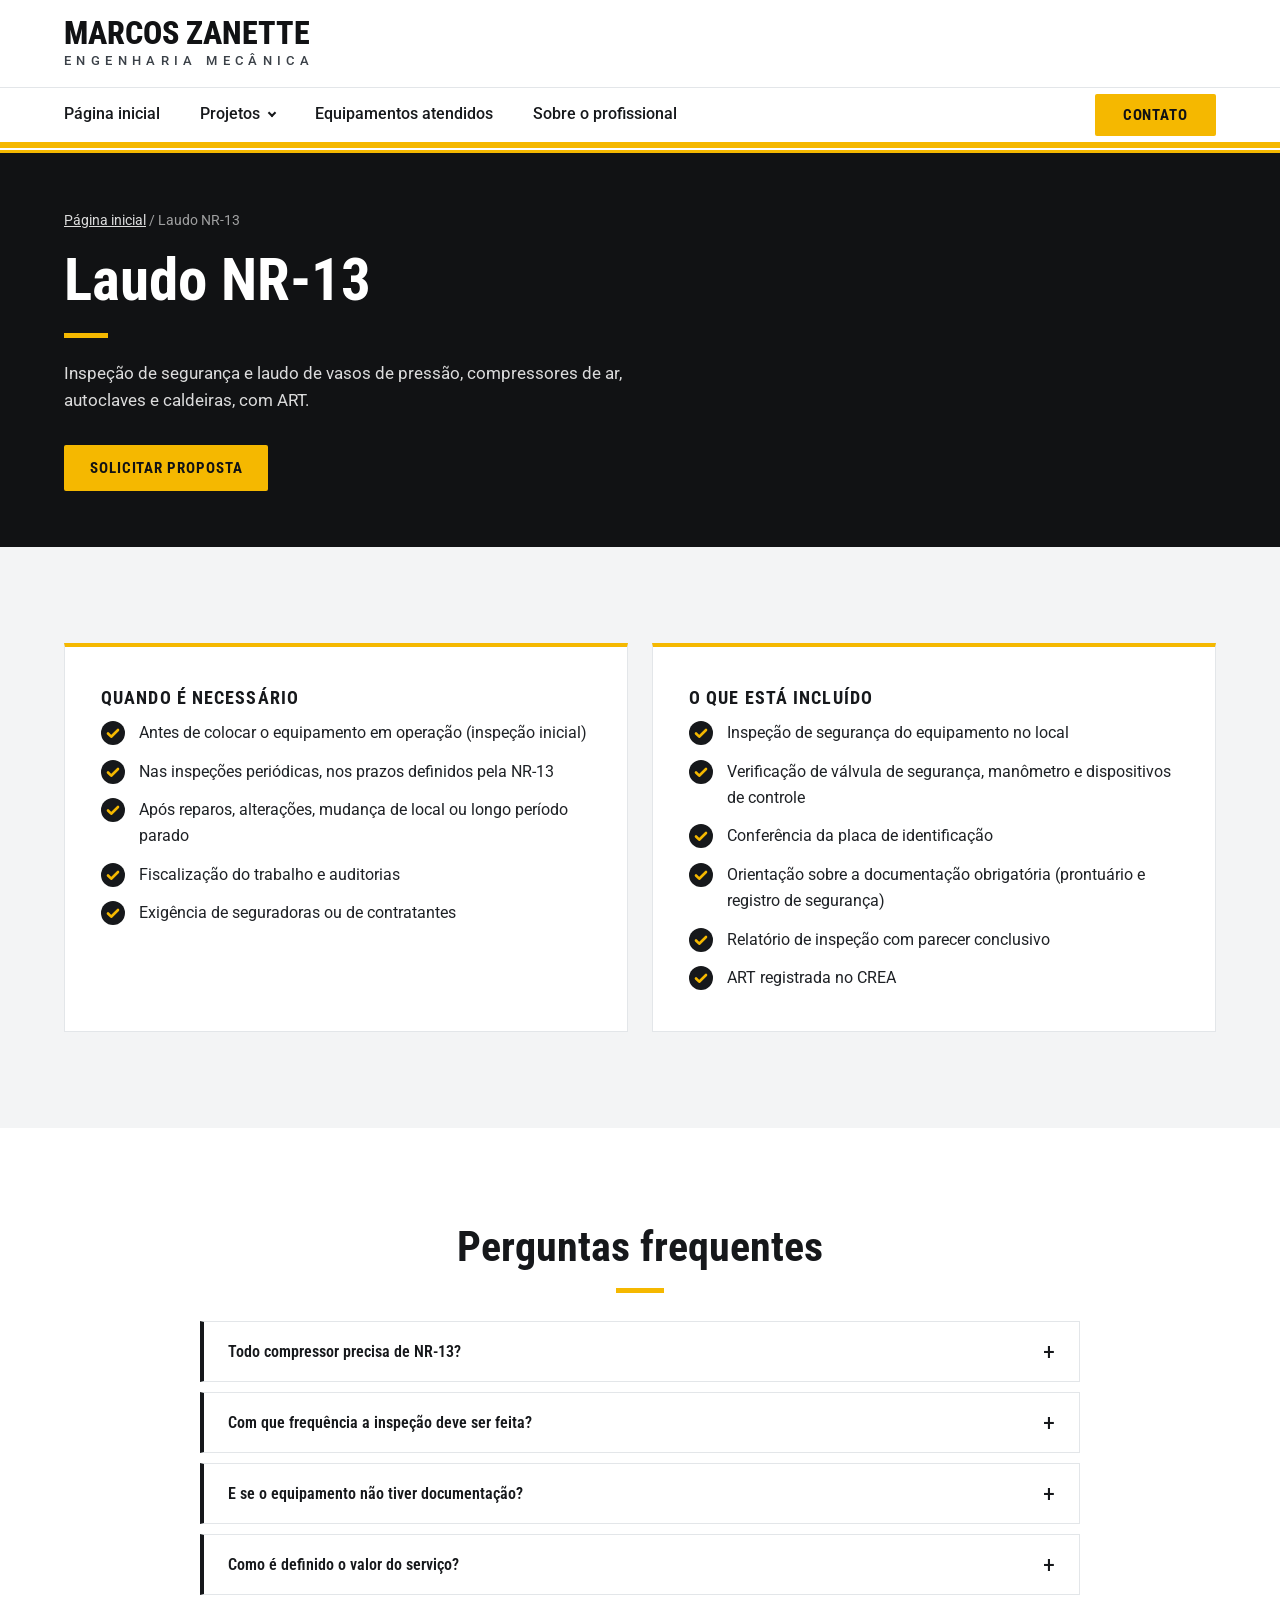
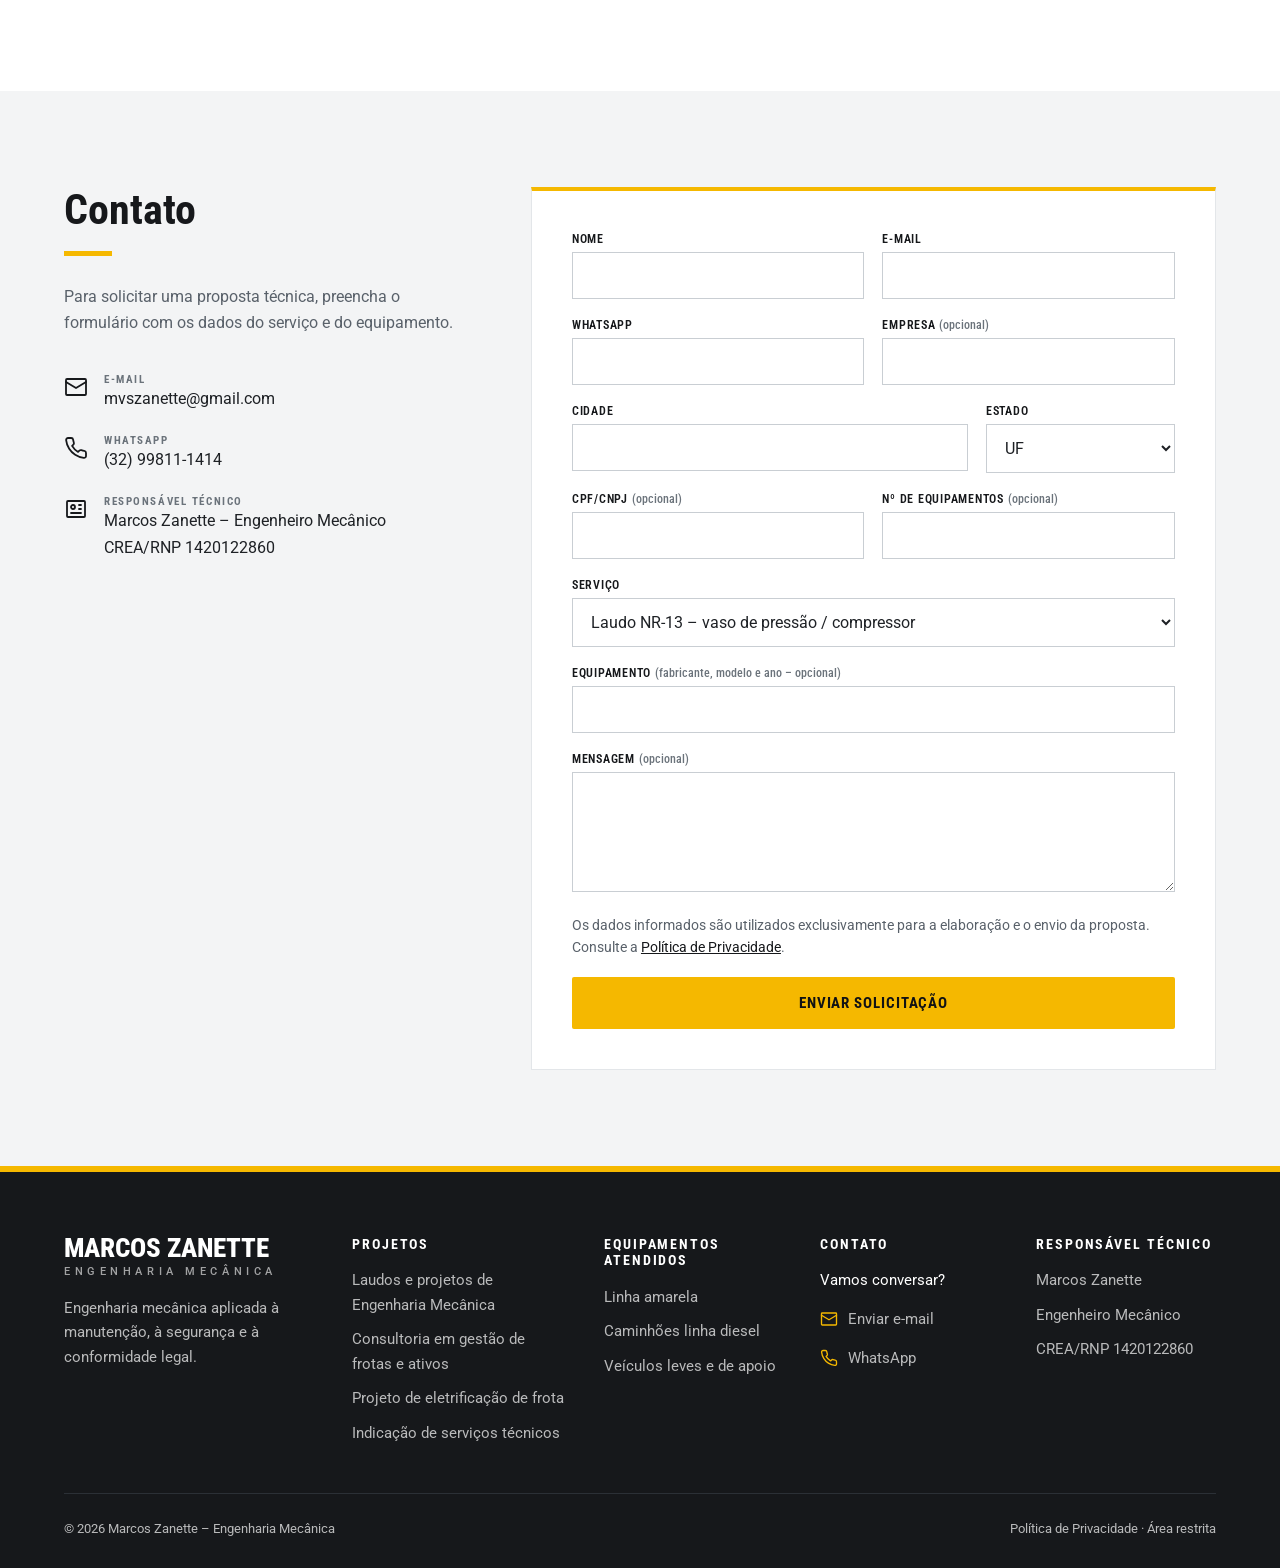
<file: laudo-nr13.html>
<!doctype html>
<html lang="pt-BR">
<head>
  <meta charset="utf-8">
  <meta name="viewport" content="width=device-width, initial-scale=1">
  <title>Laudo NR-13 de Vasos de Pressão, Compressores e Caldeiras | Marcos Zanette Engenharia Mecânica</title>
  <meta name="description" content="Inspeção de segurança e laudo NR-13 de vasos de pressão, compressores de ar, autoclaves e caldeiras, com ART de engenheiro mecânico.">
  <meta property="og:title" content="Laudo NR-13 de Vasos de Pressão, Compressores e Caldeiras | Marcos Zanette Engenharia Mecânica">
  <meta property="og:description" content="Inspeção de segurança e laudo NR-13 de vasos de pressão, compressores de ar, autoclaves e caldeiras, com ART de engenheiro mecânico.">
  <meta property="og:type" content="website">
  <meta property="og:locale" content="pt_BR">
  <link rel="icon" href="data:image/svg+xml,%3Csvg xmlns='http://www.w3.org/2000/svg' viewBox='0 0 32 32'%3E%3Crect width='32' height='32' fill='%23f5b800'/%3E%3Ctext x='16' y='21.5' text-anchor='middle' font-family='Arial, sans-serif' font-weight='800' font-size='14' fill='%23111214'%3EMZ%3C/text%3E%3C/svg%3E">
  <link rel="preconnect" href="https://fonts.googleapis.com">
  <link rel="preconnect" href="https://fonts.gstatic.com" crossorigin>
  <link href="https://fonts.googleapis.com/css2?family=Roboto+Condensed:wght@500;600;700;800&family=Roboto:wght@400;500;700&display=swap" rel="stylesheet">
  <link rel="stylesheet" href="styles.css">
  <script src="config.js"></script>
  <script src="tos-mecanica.js" defer></script>
  <script src="main.js" defer></script>
</head>
<body>

  <header class="site-header">
    <div class="header-top">
      <div class="container">
    <a class="logo" href="index.html" aria-label="Marcos Zanette – Engenharia Mecânica, página inicial">
      <span class="logo-name">Marcos Zanette</span>
      <span class="logo-sub">Engenharia Mecânica</span>
    </a>
        <button class="menu-toggle" type="button" aria-label="Abrir menu" aria-expanded="false" aria-controls="menu"><svg class="i" viewBox="0 0 24 24" aria-hidden="true"><path d="M4 6h16M4 12h16M4 18h16"/></svg></button>
      </div>
    </div>
    <nav class="nav" id="menu" aria-label="Principal">
      <div class="container">
        <a href="index.html">Página inicial</a>
        <div class="nav-drop">
          <a class="nav-drop-link" href="projetos.html">Projetos</a>
          <div class="nav-sub">
            <a href="projetos.html#laudos-projetos">Laudos e projetos de Engenharia Mecânica</a>
            <a href="projetos.html#gestao-frotas-ativos">Consultoria em gestão de frotas e ativos</a>
            <a href="projetos.html#eletrificacao">Projeto de eletrificação de frota</a>
            <a href="projetos.html#indicacao">Indicação de serviços técnicos</a>
            <a class="nav-sub-todos" href="projetos.html">Todos os projetos</a>
          </div>
        </div>
        <a href="index.html#equipamentos">Equipamentos atendidos</a>
        <a href="index.html#perfil">Sobre o profissional</a>
        <a class="btn btn-primary" href="#contato">Contato</a>
      </div>
    </nav>
    <div class="header-stripe" aria-hidden="true"></div>
  </header>

  <main>
    <section class="band page-hero">
      <div class="container">
        <nav class="crumbs" aria-label="Você está em"><a href="index.html">Página inicial</a> / Laudo NR-13</nav>
        <h1>Laudo NR-13</h1>
        <p>Inspeção de segurança e laudo de vasos de pressão, compressores de ar, autoclaves e caldeiras, com ART.</p>
        <div class="hero-actions">
          <a class="btn btn-primary" href="#contato">Solicitar proposta</a>
        </div>
      </div>
    </section>

    <section class="bg-gray">
      <div class="container">
        <div class="split">
          <div class="panel">
            <h3>Quando é necessário</h3>
            <ul class="checks">
          <li><svg class="ck" viewBox="0 0 24 24" aria-hidden="true"><circle cx="12" cy="12" r="12"/><path d="m7 12.5 3.2 3.2L17 9"/></svg><div>Antes de colocar o equipamento em operação (inspeção inicial)</div></li>
          <li><svg class="ck" viewBox="0 0 24 24" aria-hidden="true"><circle cx="12" cy="12" r="12"/><path d="m7 12.5 3.2 3.2L17 9"/></svg><div>Nas inspeções periódicas, nos prazos definidos pela NR-13</div></li>
          <li><svg class="ck" viewBox="0 0 24 24" aria-hidden="true"><circle cx="12" cy="12" r="12"/><path d="m7 12.5 3.2 3.2L17 9"/></svg><div>Após reparos, alterações, mudança de local ou longo período parado</div></li>
          <li><svg class="ck" viewBox="0 0 24 24" aria-hidden="true"><circle cx="12" cy="12" r="12"/><path d="m7 12.5 3.2 3.2L17 9"/></svg><div>Fiscalização do trabalho e auditorias</div></li>
          <li><svg class="ck" viewBox="0 0 24 24" aria-hidden="true"><circle cx="12" cy="12" r="12"/><path d="m7 12.5 3.2 3.2L17 9"/></svg><div>Exigência de seguradoras ou de contratantes</div></li>
        </ul>
          </div>
          <div class="panel">
            <h3>O que está incluído</h3>
            <ul class="checks">
          <li><svg class="ck" viewBox="0 0 24 24" aria-hidden="true"><circle cx="12" cy="12" r="12"/><path d="m7 12.5 3.2 3.2L17 9"/></svg><div>Inspeção de segurança do equipamento no local</div></li>
          <li><svg class="ck" viewBox="0 0 24 24" aria-hidden="true"><circle cx="12" cy="12" r="12"/><path d="m7 12.5 3.2 3.2L17 9"/></svg><div>Verificação de válvula de segurança, manômetro e dispositivos de controle</div></li>
          <li><svg class="ck" viewBox="0 0 24 24" aria-hidden="true"><circle cx="12" cy="12" r="12"/><path d="m7 12.5 3.2 3.2L17 9"/></svg><div>Conferência da placa de identificação</div></li>
          <li><svg class="ck" viewBox="0 0 24 24" aria-hidden="true"><circle cx="12" cy="12" r="12"/><path d="m7 12.5 3.2 3.2L17 9"/></svg><div>Orientação sobre a documentação obrigatória (prontuário e registro de segurança)</div></li>
          <li><svg class="ck" viewBox="0 0 24 24" aria-hidden="true"><circle cx="12" cy="12" r="12"/><path d="m7 12.5 3.2 3.2L17 9"/></svg><div>Relatório de inspeção com parecer conclusivo</div></li>
          <li><svg class="ck" viewBox="0 0 24 24" aria-hidden="true"><circle cx="12" cy="12" r="12"/><path d="m7 12.5 3.2 3.2L17 9"/></svg><div>ART registrada no CREA</div></li>
        </ul>
          </div>
        </div>
      </div>
    </section>

    <section class="center" id="duvidas">
      <div class="container">
        <h2 class="section-title">Perguntas frequentes</h2>
        <div class="faq">
          <details>
            <summary>Todo compressor precisa de NR-13?</summary>
            <p>O enquadramento depende da pressão máxima de operação e do volume do reservatório, conforme os critérios da NR-13. Esses dados constam na placa de identificação do equipamento e podem ser informados no formulário de contato.</p>
          </details>
          <details>
            <summary>Com que frequência a inspeção deve ser feita?</summary>
            <p>Os prazos das inspeções periódicas dependem da categoria do equipamento e da existência de Serviço Próprio de Inspeção na empresa, conforme a NR-13. O prazo da próxima inspeção é indicado no relatório.</p>
          </details>
          <details>
            <summary>E se o equipamento não tiver documentação?</summary>
            <p>É uma situação comum em equipamentos antigos ou usados. Na inspeção, o caso é avaliado e são indicadas as providências para regularizar a documentação exigida pela norma.</p>
          </details>
          <details>
            <summary>Como é definido o valor do serviço?</summary>
            <p>O valor é definido conforme a quantidade e o tipo de equipamento, os ensaios necessários e a necessidade de deslocamento, e é informado na proposta.</p>
          </details>
        </div>
      </div>
    </section>

    <!-- ============ CONTATO ============ -->
    <section class="contact bg-gray" id="contato">
      <div class="container contact-grid">
        <div class="contact-info">
          <h2 class="section-title">Contato</h2>
          <p>Para solicitar uma proposta técnica, preencha o formulário com os dados do serviço e do equipamento.</p>
          <ul class="contact-list">
            <li><svg class="i" viewBox="0 0 24 24" aria-hidden="true"><rect x="2" y="4" width="20" height="16" rx="1"/><path d="m22 7-10 6L2 7"/></svg><div><small>E-mail</small><a href="mailto:mvszanette@gmail.com" data-email>mvszanette@gmail.com</a></div></li>
            <li><svg class="i" viewBox="0 0 24 24" aria-hidden="true"><path d="M22 16.92v3a2 2 0 0 1-2.18 2 19.79 19.79 0 0 1-8.63-3.07 19.5 19.5 0 0 1-6-6 19.79 19.79 0 0 1-3.07-8.67A2 2 0 0 1 4.11 2h3a2 2 0 0 1 2 1.72c.13.96.36 1.9.7 2.81a2 2 0 0 1-.45 2.11L8.09 9.91a16 16 0 0 0 6 6l1.27-1.27a2 2 0 0 1 2.11-.45c.91.34 1.85.57 2.81.7A2 2 0 0 1 22 16.92z"/></svg><div><small>WhatsApp</small><a href="https://wa.me/5532998111414" data-whatsapp target="_blank" rel="noopener">(32) 99811-1414</a></div></li>
            <li><svg class="i" viewBox="0 0 24 24" aria-hidden="true"><rect x="3" y="4" width="18" height="16" rx="1"/><circle cx="9" cy="10" r="2"/><path d="M15 8h2M15 12h2M7 16h10"/></svg><div><small>Responsável técnico</small>Marcos Zanette – Engenheiro Mecânico<br><span data-config="crea">CREA/RNP 1420122860</span></div></li>
          </ul>
        </div>

        <!-- Envio pelo FormSubmit (gratuito). O e-mail de destino é definido em config.js. -->
        <form class="quote-form" id="form-proposta" action="https://formsubmit.co/mvszanette@gmail.com" method="POST">
          <input type="hidden" name="_subject" value="Solicitação de proposta pelo site">
          <input type="hidden" name="_template" value="table">
          <input type="hidden" name="_captcha" value="false">
          <input type="hidden" name="_next" value="">
          <input type="hidden" name="_autoresponse" value="Sua solicitação de proposta foi recebida e será respondida pelo e-mail ou telefone informado. Marcos Zanette – Engenheiro Mecânico – CREA/RNP 1420122860">
          <input type="hidden" name="Código TOS" value="">
          <input type="text" name="_honey" class="honeypot" tabindex="-1" autocomplete="off" aria-hidden="true">

          <div class="form-grid">
            <div class="field">
              <label for="f-nome">Nome</label>
              <input id="f-nome" name="Nome" type="text" autocomplete="name" required>
            </div>
            <div class="field">
              <label for="f-email">E-mail</label>
              <input id="f-email" name="email" type="email" autocomplete="email" required>
            </div>
            <div class="field">
              <label for="f-whats">WhatsApp</label>
              <input id="f-whats" name="WhatsApp" type="tel" autocomplete="tel" inputmode="tel" required>
            </div>
            <div class="field">
              <label for="f-empresa">Empresa <span class="opt">(opcional)</span></label>
              <input id="f-empresa" name="Empresa" type="text" autocomplete="organization">
            </div>
            <div class="field w4">
              <label for="f-cidade">Cidade</label>
              <input id="f-cidade" name="Cidade" type="text" autocomplete="address-level2" required>
            </div>
            <div class="field w2">
              <label for="f-uf">Estado</label>
              <select id="f-uf" name="Estado" required>
                <option value="" disabled selected>UF</option>
                  <option>AC</option>
                  <option>AL</option>
                  <option>AP</option>
                  <option>AM</option>
                  <option>BA</option>
                  <option>CE</option>
                  <option>DF</option>
                  <option>ES</option>
                  <option>GO</option>
                  <option>MA</option>
                  <option>MT</option>
                  <option>MS</option>
                  <option>MG</option>
                  <option>PA</option>
                  <option>PB</option>
                  <option>PR</option>
                  <option>PE</option>
                  <option>PI</option>
                  <option>RJ</option>
                  <option>RN</option>
                  <option>RS</option>
                  <option>RO</option>
                  <option>RR</option>
                  <option>SC</option>
                  <option>SP</option>
                  <option>SE</option>
                  <option>TO</option>
              </select>
            </div>
            <div class="field">
              <label for="f-doc">CPF/CNPJ <span class="opt">(opcional)</span></label>
              <input id="f-doc" name="CPF/CNPJ" type="text" inputmode="numeric">
            </div>
            <div class="field">
              <label for="f-qtd">Nº de equipamentos <span class="opt">(opcional)</span></label>
              <input id="f-qtd" name="Quantidade" type="text" inputmode="numeric">
            </div>
            <div class="field full">
              <label for="f-servico">Serviço</label>
              <select id="f-servico" name="Serviço" required>
                <option value="" disabled>Selecione o serviço…</option>
                <optgroup label="Laudo NR-12">
                  <option data-tos="16.7.29 16.5.6">Laudo NR-12 – equipamento móvel / linha amarela</option>
                  <option data-tos="16.5.9">Laudo NR-12 – caminhão munck</option>
                  <option data-tos="16.5.8">Laudo NR-12 – empilhadeira</option>
                  <option data-tos="16.7.29 16.7.32">Laudo NR-12 – máquinas industriais</option>
                </optgroup>
                <optgroup label="Laudos mecânicos e eletromecânicos">
                  <option data-tos="16.7.4.5">Laudo de equipamento de movimentação de terra</option>
                  <option data-tos="16.7.4">Laudo mecânico</option>
                  <option data-tos="16.7.5">Laudo eletromecânico</option>
                  <option data-tos="16.5.5.4">Laudo de caminhões</option>
                  <option data-tos="16.5.7 16.5.10">Laudo de implementos e reboques</option>
                </optgroup>
                <optgroup label="Laudo NR-13">
                  <option data-tos="16.3.2 16.3.3 16.3.15" selected>Laudo NR-13 – vaso de pressão / compressor</option>
                  <option data-tos="16.2.1.10">Laudo NR-13 – caldeira</option>
                </optgroup>
                <optgroup label="Manutenção e gestão de frotas">
                  <option data-tos="16.5.6 16.7.4">Plano de manutenção de frota / equipamentos</option>
                  <option data-tos="16.5.6 16.5.5">Consultoria em gestão de frota</option>
                  <option data-tos="16.5.6 16.5.5">Treinamento para gestores de frota</option>
                  <option data-tos="16.5.6 16.5.5">Especificação de insumos</option>
                </optgroup>
                <optgroup label="Eletrificação de frotas">
                  <option data-tos="16.5.5 16.5.6">Análise de viabilidade de eletrificação de frota</option>
                </optgroup>
                <optgroup label="Manutenção industrial">
                  <option data-tos="16.7.32">Laudo de máquinas e equipamentos industriais</option>
                  <option data-tos="16.7.13 16.7.32">Consultoria em manutenção industrial</option>
                  <option data-tos="16.7.13 16.7.32">Assessoria técnica em manutenção industrial</option>
                </optgroup>
                <optgroup label="Climatização">
                  <option data-tos="16.2.2">PMOC</option>
                  <option data-tos="16.2.1.4">Projeto de instalação de ar-condicionado</option>
                </optgroup>
                <optgroup label="Içamento">
                  <option data-tos="16.6.3 16.6.7">Plano de rigging / içamento</option>
                </optgroup>
                <optgroup label="ART e outros">
                  <option data-tos="">ART de serviço de engenharia mecânica</option>
                </optgroup>
                <option data-outro value="Outro serviço (lista do CREA)">Outro serviço – escolher na lista do CREA</option>
              </select>
            </div>
            <div class="tos-box" id="tos-box" hidden>
              <p>Selecione o item na Tabela de Obras e Serviços do CREA (área de Mecânica).</p>
              <div class="field full">
                <label for="tos-subarea">Subárea</label>
                <select id="tos-subarea"></select>
              </div>
              <div class="field full">
                <label for="tos-obra">Obra ou serviço</label>
                <select id="tos-obra"></select>
              </div>
              <div class="field full">
                <label for="tos-complemento">Complemento <span class="opt">(quando houver)</span></label>
                <select id="tos-complemento"></select>
              </div>
            </div>
            <div class="field full">
              <label for="f-equip">Equipamento <span class="opt">(fabricante, modelo e ano – opcional)</span></label>
              <input id="f-equip" name="Equipamento" type="text">
            </div>
            <div class="field full">
              <label for="f-msg">Mensagem <span class="opt">(opcional)</span></label>
              <textarea id="f-msg" name="Mensagem"></textarea>
            </div>
          </div>

          <p class="lgpd">Os dados informados são utilizados exclusivamente para a elaboração e o envio da proposta. Consulte a <a href="politica-de-privacidade.html">Política de Privacidade</a>.</p>
          <button class="btn btn-primary" type="submit">Enviar solicitação</button>
        </form>
      </div>
    </section>

  </main>

  <footer class="site-footer">
    <div class="container">
      <div class="footer-grid">
        <div class="footer-brand">
          <a class="logo" href="index.html" aria-label="Marcos Zanette – Engenharia Mecânica, página inicial">
      <span class="logo-name">Marcos Zanette</span>
      <span class="logo-sub">Engenharia Mecânica</span>
    </a>
          <p>Engenharia mecânica aplicada à manutenção, à segurança e à conformidade legal.</p>
        </div>
        <div>
          <h3>Projetos</h3>
          <ul>
            <li><a href="projetos.html#laudos-projetos">Laudos e projetos de Engenharia Mecânica</a></li>
            <li><a href="projetos.html#gestao-frotas-ativos">Consultoria em gestão de frotas e ativos</a></li>
            <li><a href="projetos.html#eletrificacao">Projeto de eletrificação de frota</a></li>
            <li><a href="projetos.html#indicacao">Indicação de serviços técnicos</a></li>
          </ul>
        </div>
        <div>
          <h3>Equipamentos atendidos</h3>
          <ul>
            <li><a href="index.html#equipamentos">Linha amarela</a></li>
            <li><a href="index.html#equipamentos">Caminhões linha diesel</a></li>
            <li><a href="index.html#equipamentos">Veículos leves e de apoio</a></li>
          </ul>
        </div>
        <div>
          <h3>Contato</h3>
          <p class="footer-call">Vamos conversar?</p>
          <ul class="footer-contact">
            <li><a href="mailto:mvszanette@gmail.com?subject=Contato%20pelo%20site" data-email="link"><svg class="i" viewBox="0 0 24 24" aria-hidden="true"><rect x="2" y="4" width="20" height="16" rx="1"/><path d="m22 7-10 6L2 7"/></svg>Enviar e-mail</a></li>
            <li><a href="https://wa.me/5532998111414" data-whatsapp="link" target="_blank" rel="noopener"><svg class="i" viewBox="0 0 24 24" aria-hidden="true"><path d="M22 16.92v3a2 2 0 0 1-2.18 2 19.79 19.79 0 0 1-8.63-3.07 19.5 19.5 0 0 1-6-6 19.79 19.79 0 0 1-3.07-8.67A2 2 0 0 1 4.11 2h3a2 2 0 0 1 2 1.72c.13.96.36 1.9.7 2.81a2 2 0 0 1-.45 2.11L8.09 9.91a16 16 0 0 0 6 6l1.27-1.27a2 2 0 0 1 2.11-.45c.91.34 1.85.57 2.81.7A2 2 0 0 1 22 16.92z"/></svg>WhatsApp</a></li>
          </ul>
        </div>
        <div>
          <h3>Responsável técnico</h3>
          <ul>
            <li>Marcos Zanette</li>
            <li>Engenheiro Mecânico</li>
            <li data-config="crea">CREA/RNP 1420122860</li>
          </ul>
        </div>
      </div>
      <div class="footer-bottom">
        <span>© <span id="ano">2026</span> Marcos Zanette – Engenharia Mecânica</span>
        <span><a href="politica-de-privacidade.html">Política de Privacidade</a> · <a href="area-restrita.html" rel="nofollow">Área restrita</a></span>
      </div>
    </div>
  </footer>

</body>
</html>
</file>
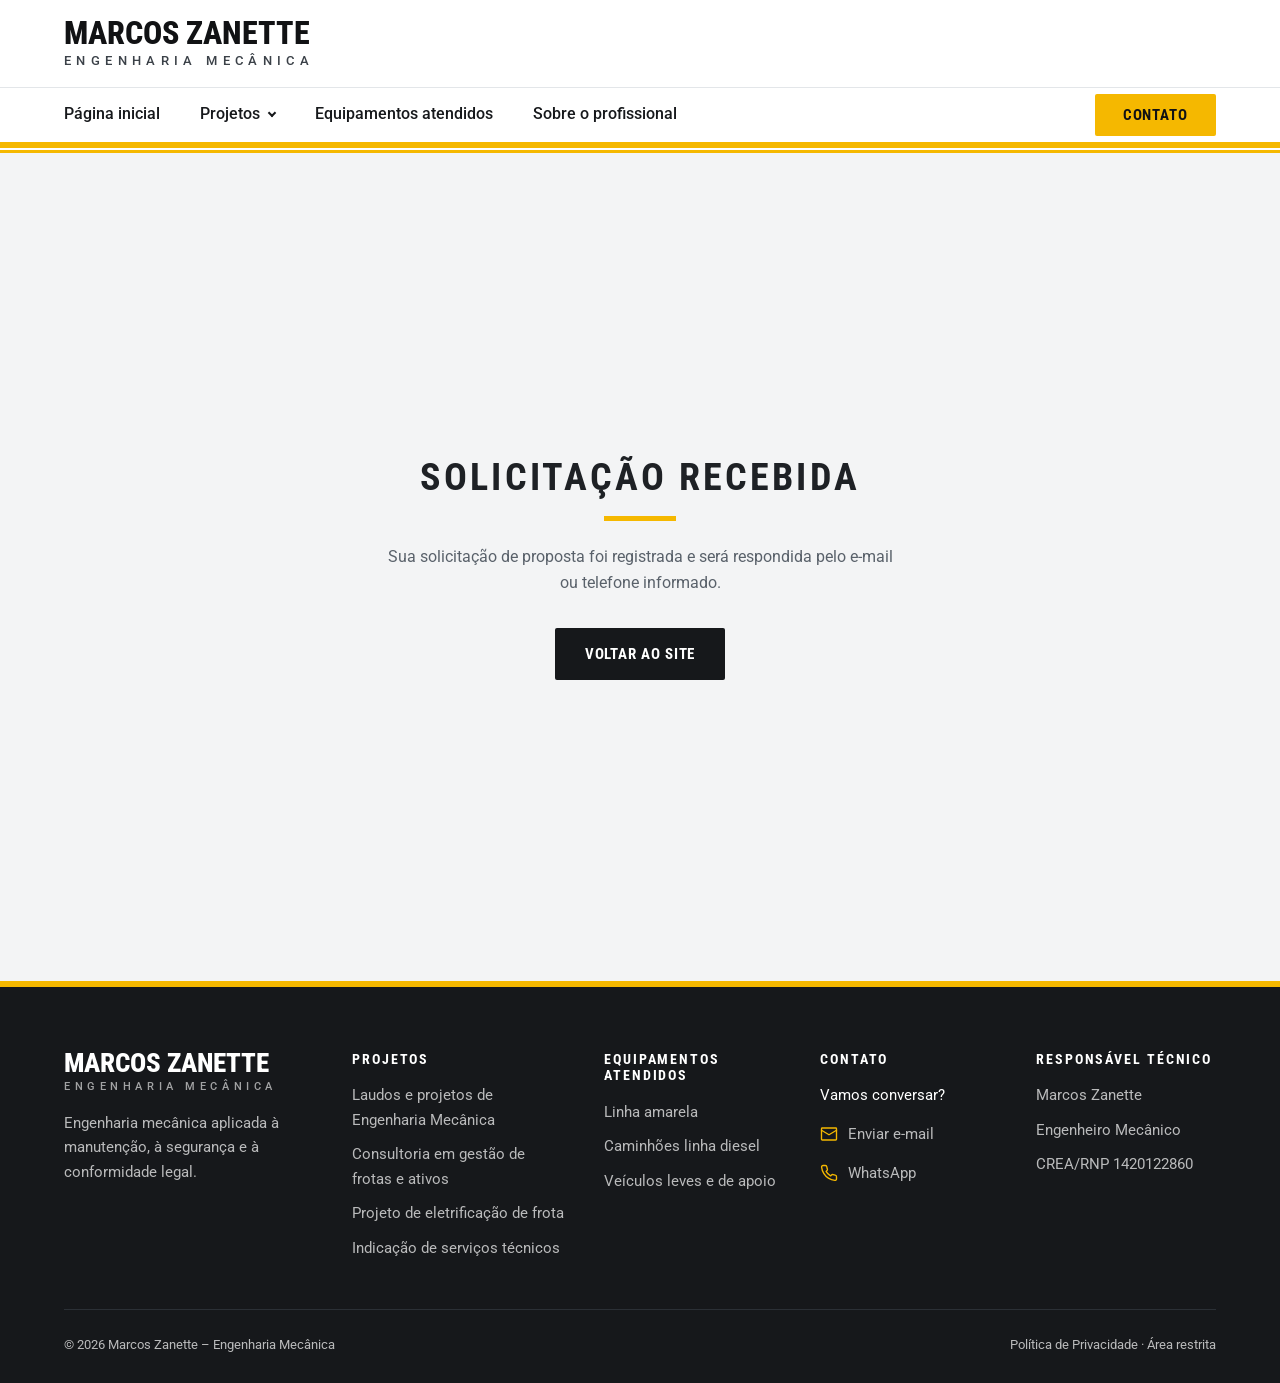
<file: obrigado.html>
<!doctype html>
<html lang="pt-BR">
<head>
  <meta charset="utf-8">
  <meta name="viewport" content="width=device-width, initial-scale=1">
  <title>Solicitação recebida | Marcos Zanette Engenharia Mecânica</title>
  <meta name="description" content="Solicitação de proposta recebida.">
  <meta name="robots" content="noindex">
  <meta property="og:title" content="Solicitação recebida | Marcos Zanette Engenharia Mecânica">
  <meta property="og:description" content="Solicitação de proposta recebida.">
  <meta property="og:type" content="website">
  <meta property="og:locale" content="pt_BR">
  <link rel="icon" href="data:image/svg+xml,%3Csvg xmlns='http://www.w3.org/2000/svg' viewBox='0 0 32 32'%3E%3Crect width='32' height='32' fill='%23f5b800'/%3E%3Ctext x='16' y='21.5' text-anchor='middle' font-family='Arial, sans-serif' font-weight='800' font-size='14' fill='%23111214'%3EMZ%3C/text%3E%3C/svg%3E">
  <link rel="preconnect" href="https://fonts.googleapis.com">
  <link rel="preconnect" href="https://fonts.gstatic.com" crossorigin>
  <link href="https://fonts.googleapis.com/css2?family=Roboto+Condensed:wght@500;600;700;800&family=Roboto:wght@400;500;700&display=swap" rel="stylesheet">
  <link rel="stylesheet" href="styles.css">
  <script src="config.js"></script>
  <script src="main.js" defer></script>
</head>
<body>

  <header class="site-header">
    <div class="header-top">
      <div class="container">
    <a class="logo" href="index.html" aria-label="Marcos Zanette – Engenharia Mecânica, página inicial">
      <span class="logo-name">Marcos Zanette</span>
      <span class="logo-sub">Engenharia Mecânica</span>
    </a>
        <button class="menu-toggle" type="button" aria-label="Abrir menu" aria-expanded="false" aria-controls="menu"><svg class="i" viewBox="0 0 24 24" aria-hidden="true"><path d="M4 6h16M4 12h16M4 18h16"/></svg></button>
      </div>
    </div>
    <nav class="nav" id="menu" aria-label="Principal">
      <div class="container">
        <a href="index.html">Página inicial</a>
        <div class="nav-drop">
          <a class="nav-drop-link" href="projetos.html">Projetos</a>
          <div class="nav-sub">
            <a href="projetos.html#laudos-projetos">Laudos e projetos de Engenharia Mecânica</a>
            <a href="projetos.html#gestao-frotas-ativos">Consultoria em gestão de frotas e ativos</a>
            <a href="projetos.html#eletrificacao">Projeto de eletrificação de frota</a>
            <a href="projetos.html#indicacao">Indicação de serviços técnicos</a>
            <a class="nav-sub-todos" href="projetos.html">Todos os projetos</a>
          </div>
        </div>
        <a href="index.html#equipamentos">Equipamentos atendidos</a>
        <a href="index.html#perfil">Sobre o profissional</a>
        <a class="btn btn-primary" href="index.html#contato">Contato</a>
      </div>
    </nav>
    <div class="header-stripe" aria-hidden="true"></div>
  </header>

  <main class="thanks">
    <div>
      <h1>Solicitação recebida</h1>
      <p>Sua solicitação de proposta foi registrada e será respondida pelo e-mail ou telefone informado.</p>
      <a class="btn btn-dark" href="index.html">Voltar ao site</a>
    </div>
  </main>

  <footer class="site-footer">
    <div class="container">
      <div class="footer-grid">
        <div class="footer-brand">
          <a class="logo" href="index.html" aria-label="Marcos Zanette – Engenharia Mecânica, página inicial">
      <span class="logo-name">Marcos Zanette</span>
      <span class="logo-sub">Engenharia Mecânica</span>
    </a>
          <p>Engenharia mecânica aplicada à manutenção, à segurança e à conformidade legal.</p>
        </div>
        <div>
          <h3>Projetos</h3>
          <ul>
            <li><a href="projetos.html#laudos-projetos">Laudos e projetos de Engenharia Mecânica</a></li>
            <li><a href="projetos.html#gestao-frotas-ativos">Consultoria em gestão de frotas e ativos</a></li>
            <li><a href="projetos.html#eletrificacao">Projeto de eletrificação de frota</a></li>
            <li><a href="projetos.html#indicacao">Indicação de serviços técnicos</a></li>
          </ul>
        </div>
        <div>
          <h3>Equipamentos atendidos</h3>
          <ul>
            <li><a href="index.html#equipamentos">Linha amarela</a></li>
            <li><a href="index.html#equipamentos">Caminhões linha diesel</a></li>
            <li><a href="index.html#equipamentos">Veículos leves e de apoio</a></li>
          </ul>
        </div>
        <div>
          <h3>Contato</h3>
          <p class="footer-call">Vamos conversar?</p>
          <ul class="footer-contact">
            <li><a href="mailto:mvszanette@gmail.com?subject=Contato%20pelo%20site" data-email="link"><svg class="i" viewBox="0 0 24 24" aria-hidden="true"><rect x="2" y="4" width="20" height="16" rx="1"/><path d="m22 7-10 6L2 7"/></svg>Enviar e-mail</a></li>
            <li><a href="https://wa.me/5532998111414" data-whatsapp="link" target="_blank" rel="noopener"><svg class="i" viewBox="0 0 24 24" aria-hidden="true"><path d="M22 16.92v3a2 2 0 0 1-2.18 2 19.79 19.79 0 0 1-8.63-3.07 19.5 19.5 0 0 1-6-6 19.79 19.79 0 0 1-3.07-8.67A2 2 0 0 1 4.11 2h3a2 2 0 0 1 2 1.72c.13.96.36 1.9.7 2.81a2 2 0 0 1-.45 2.11L8.09 9.91a16 16 0 0 0 6 6l1.27-1.27a2 2 0 0 1 2.11-.45c.91.34 1.85.57 2.81.7A2 2 0 0 1 22 16.92z"/></svg>WhatsApp</a></li>
          </ul>
        </div>
        <div>
          <h3>Responsável técnico</h3>
          <ul>
            <li>Marcos Zanette</li>
            <li>Engenheiro Mecânico</li>
            <li data-config="crea">CREA/RNP 1420122860</li>
          </ul>
        </div>
      </div>
      <div class="footer-bottom">
        <span>© <span id="ano">2026</span> Marcos Zanette – Engenharia Mecânica</span>
        <span><a href="politica-de-privacidade.html">Política de Privacidade</a> · <a href="area-restrita.html" rel="nofollow">Área restrita</a></span>
      </div>
    </div>
  </footer>

</body>
</html>
</file>
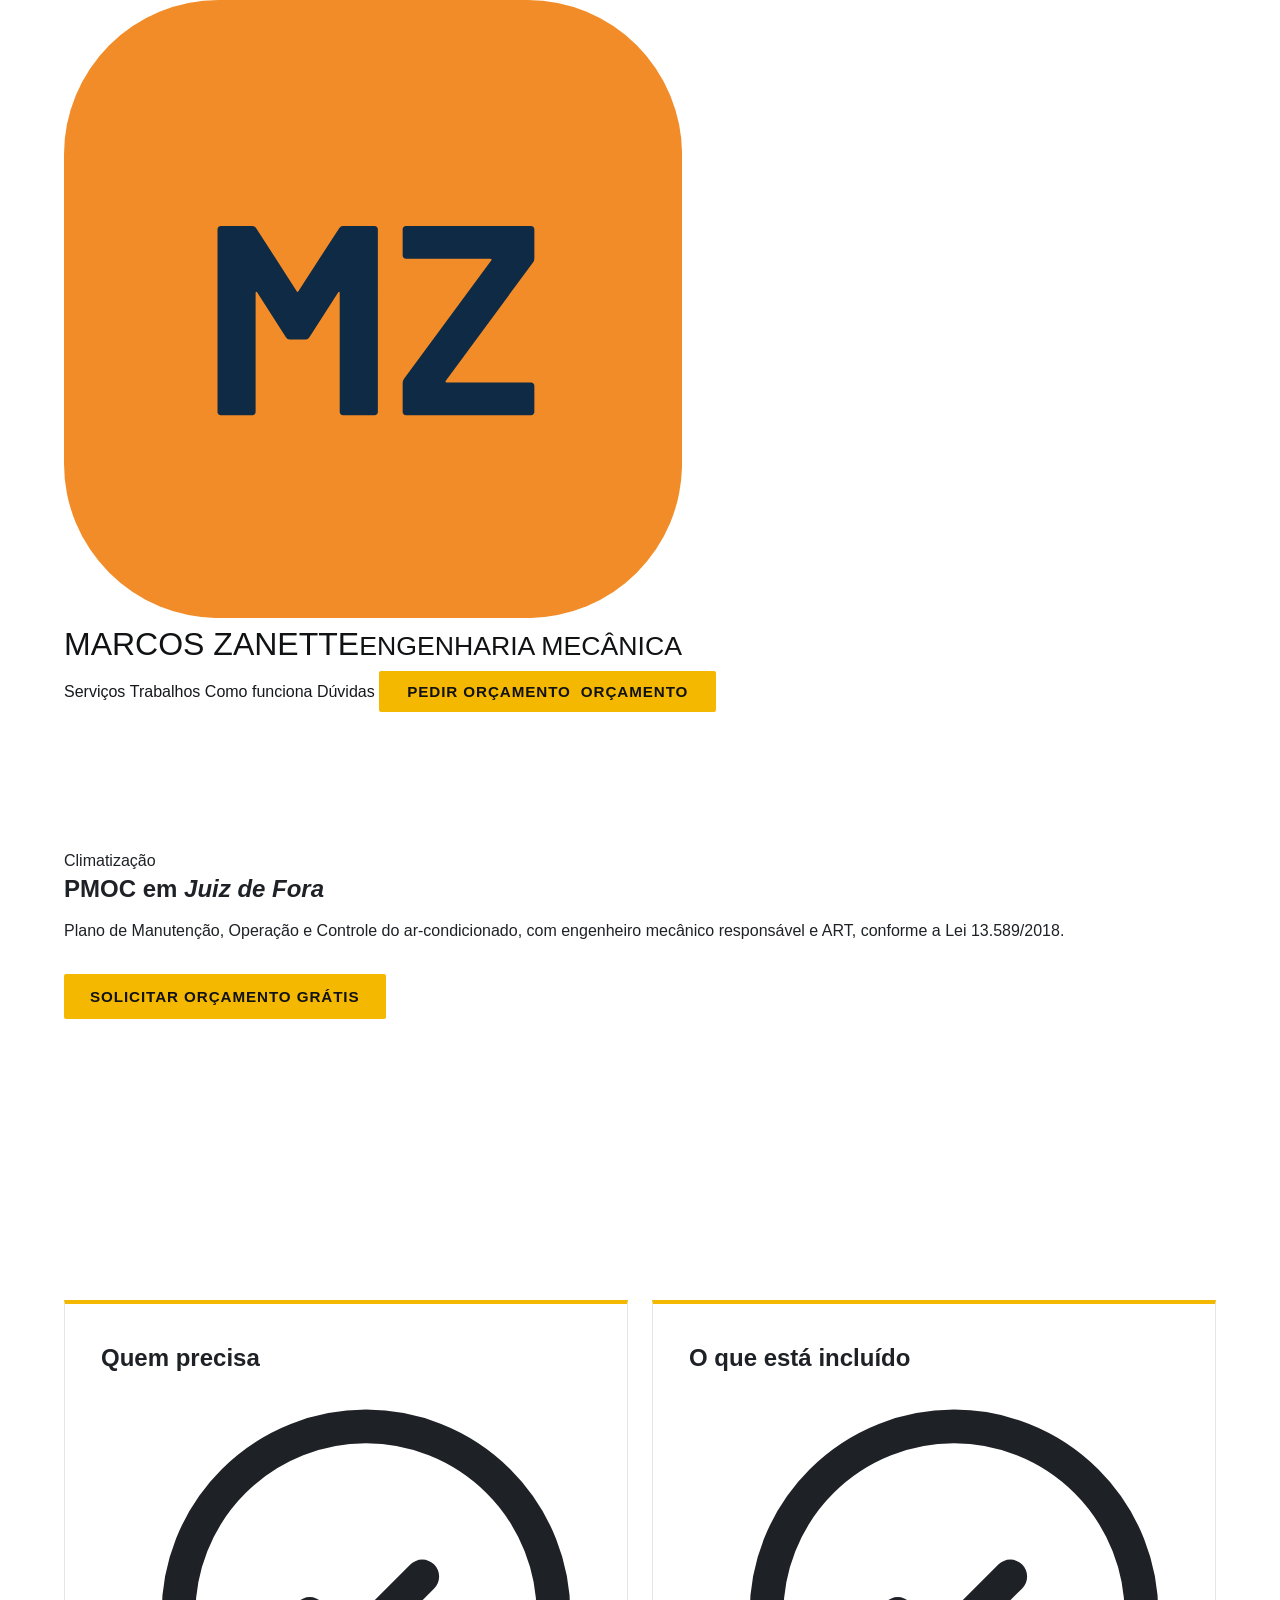
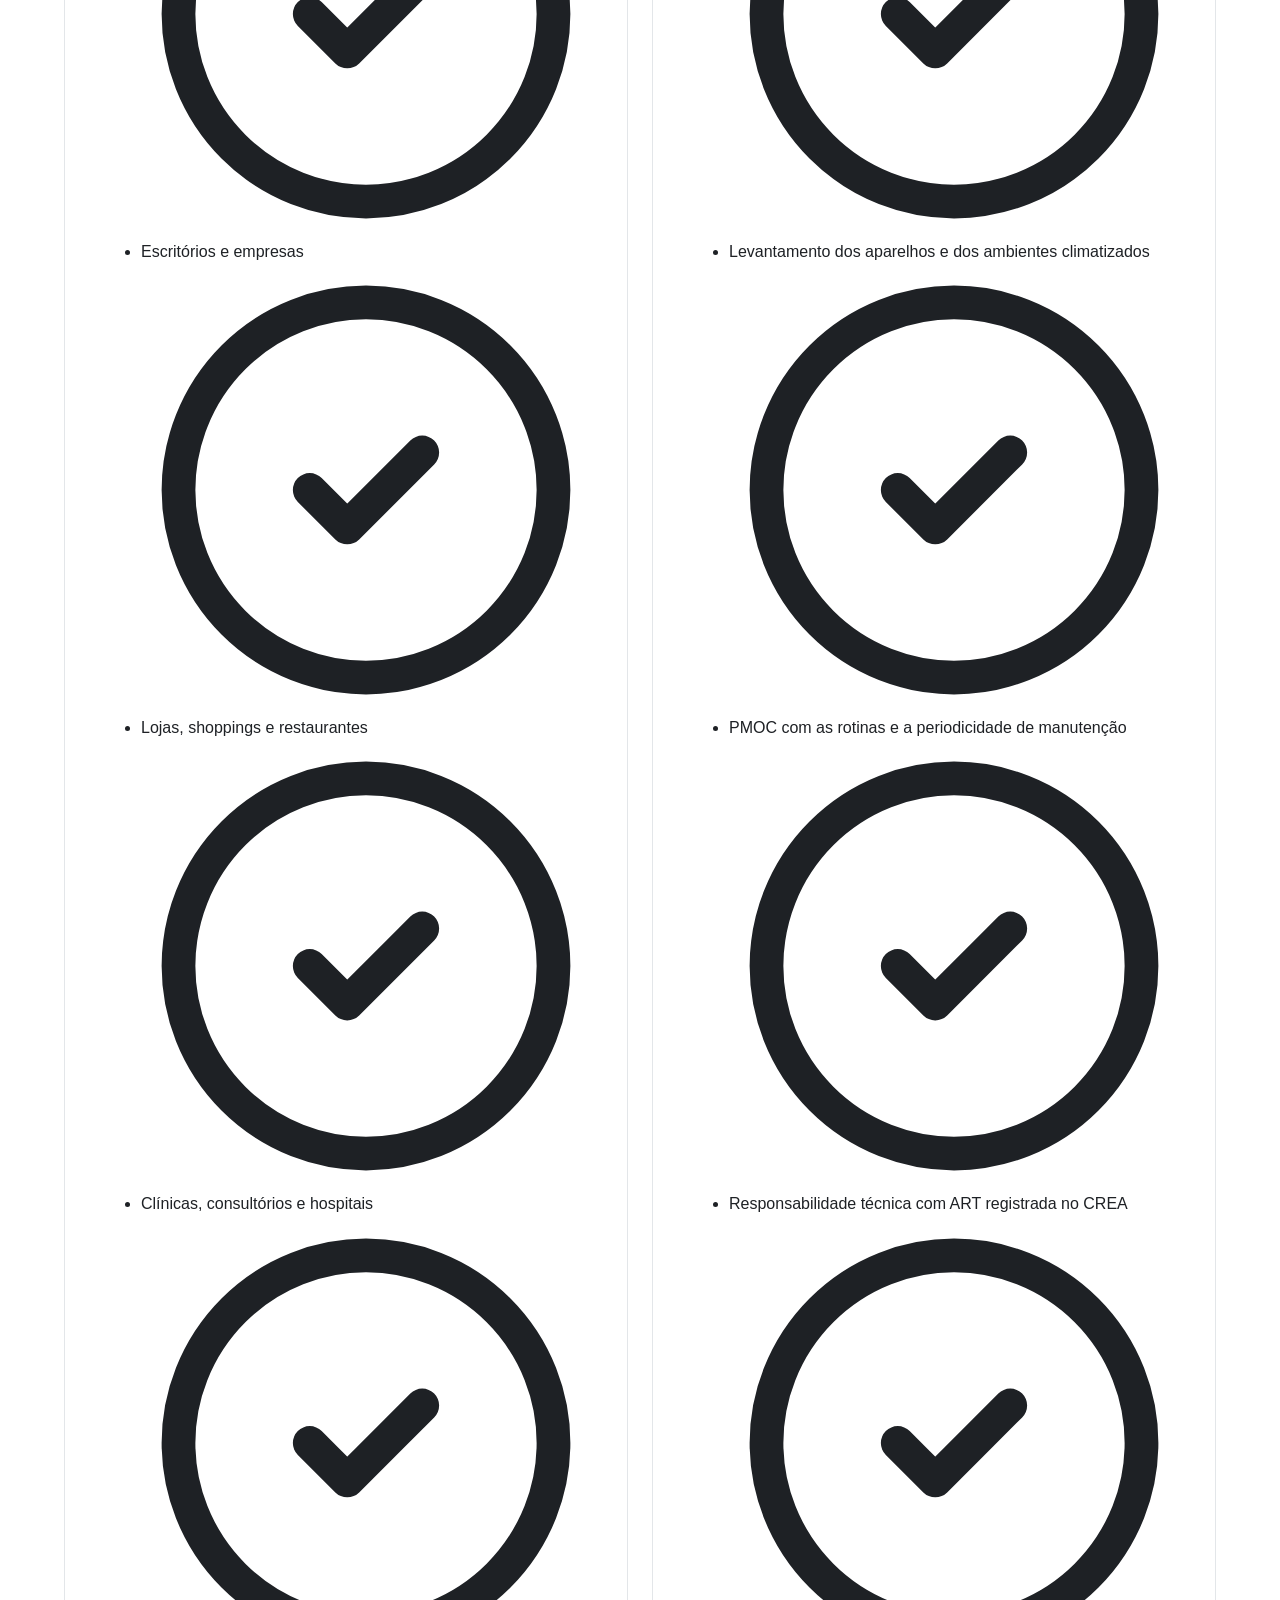
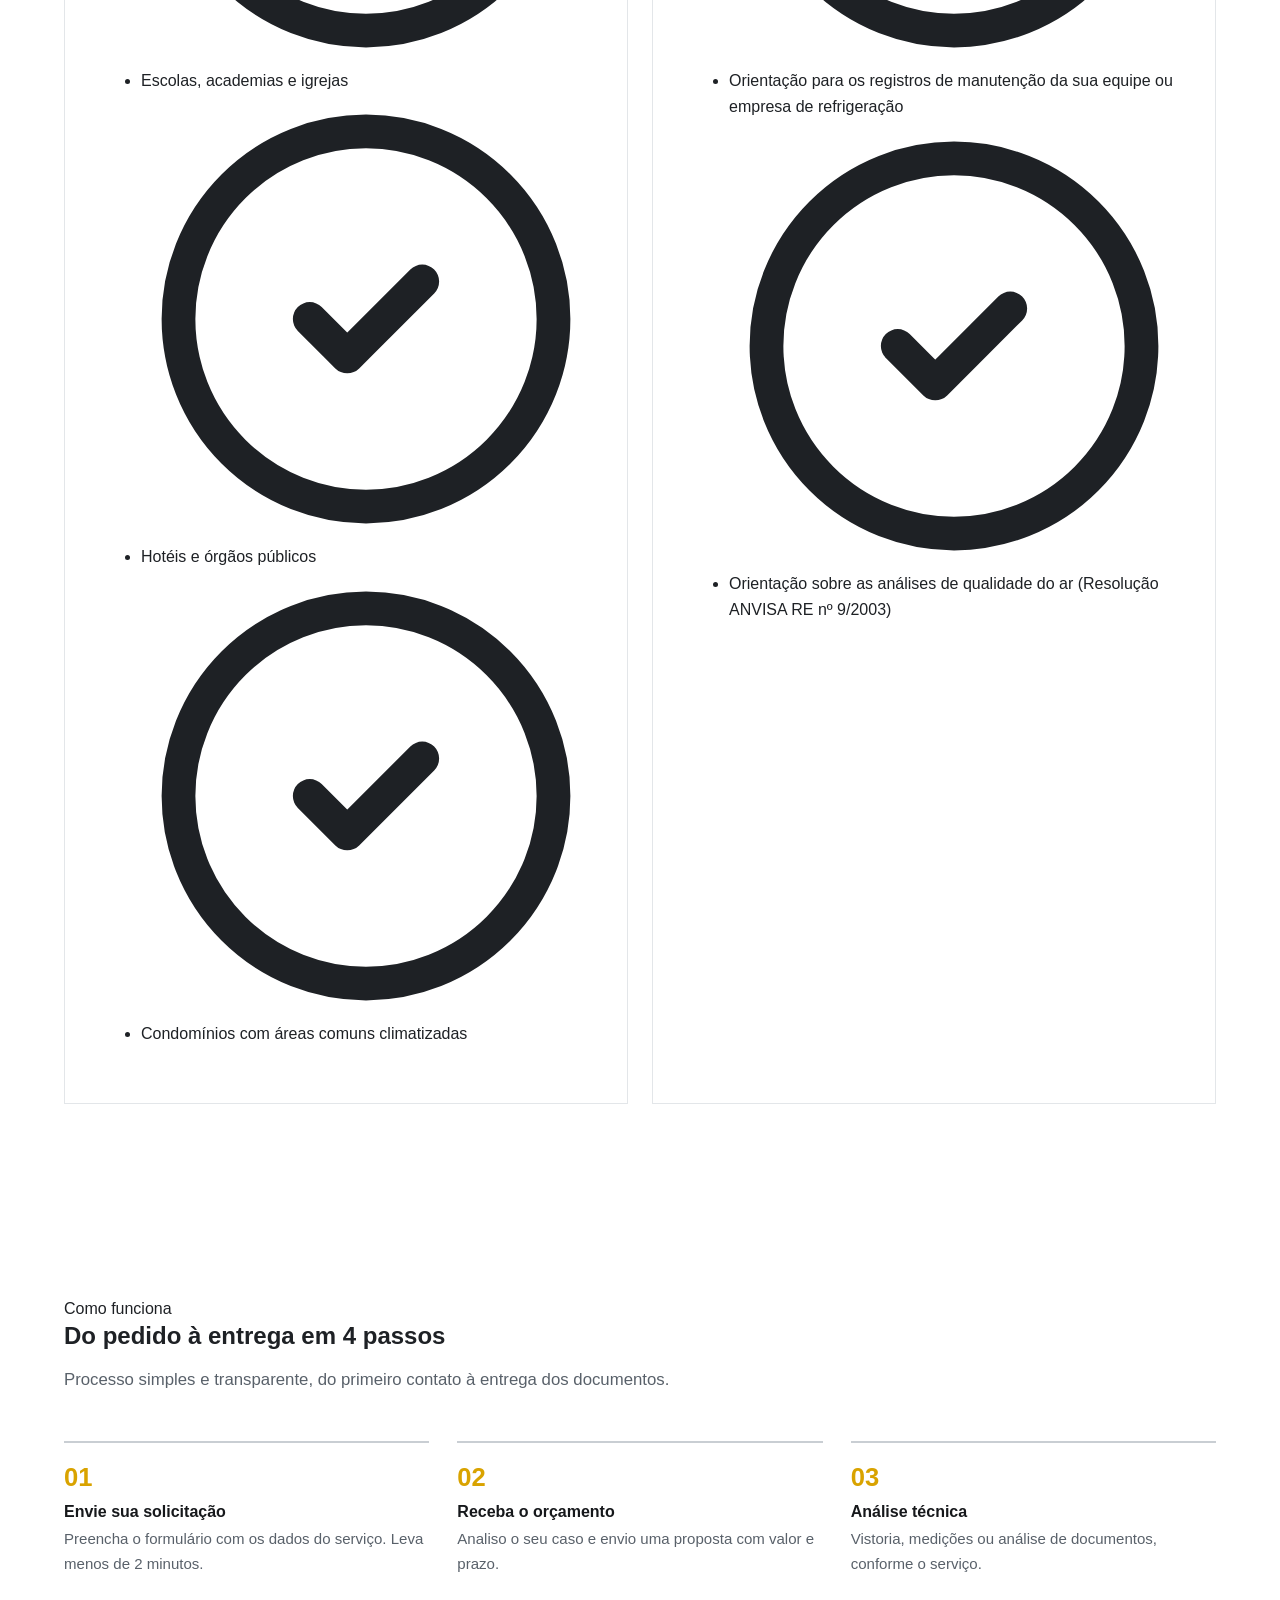
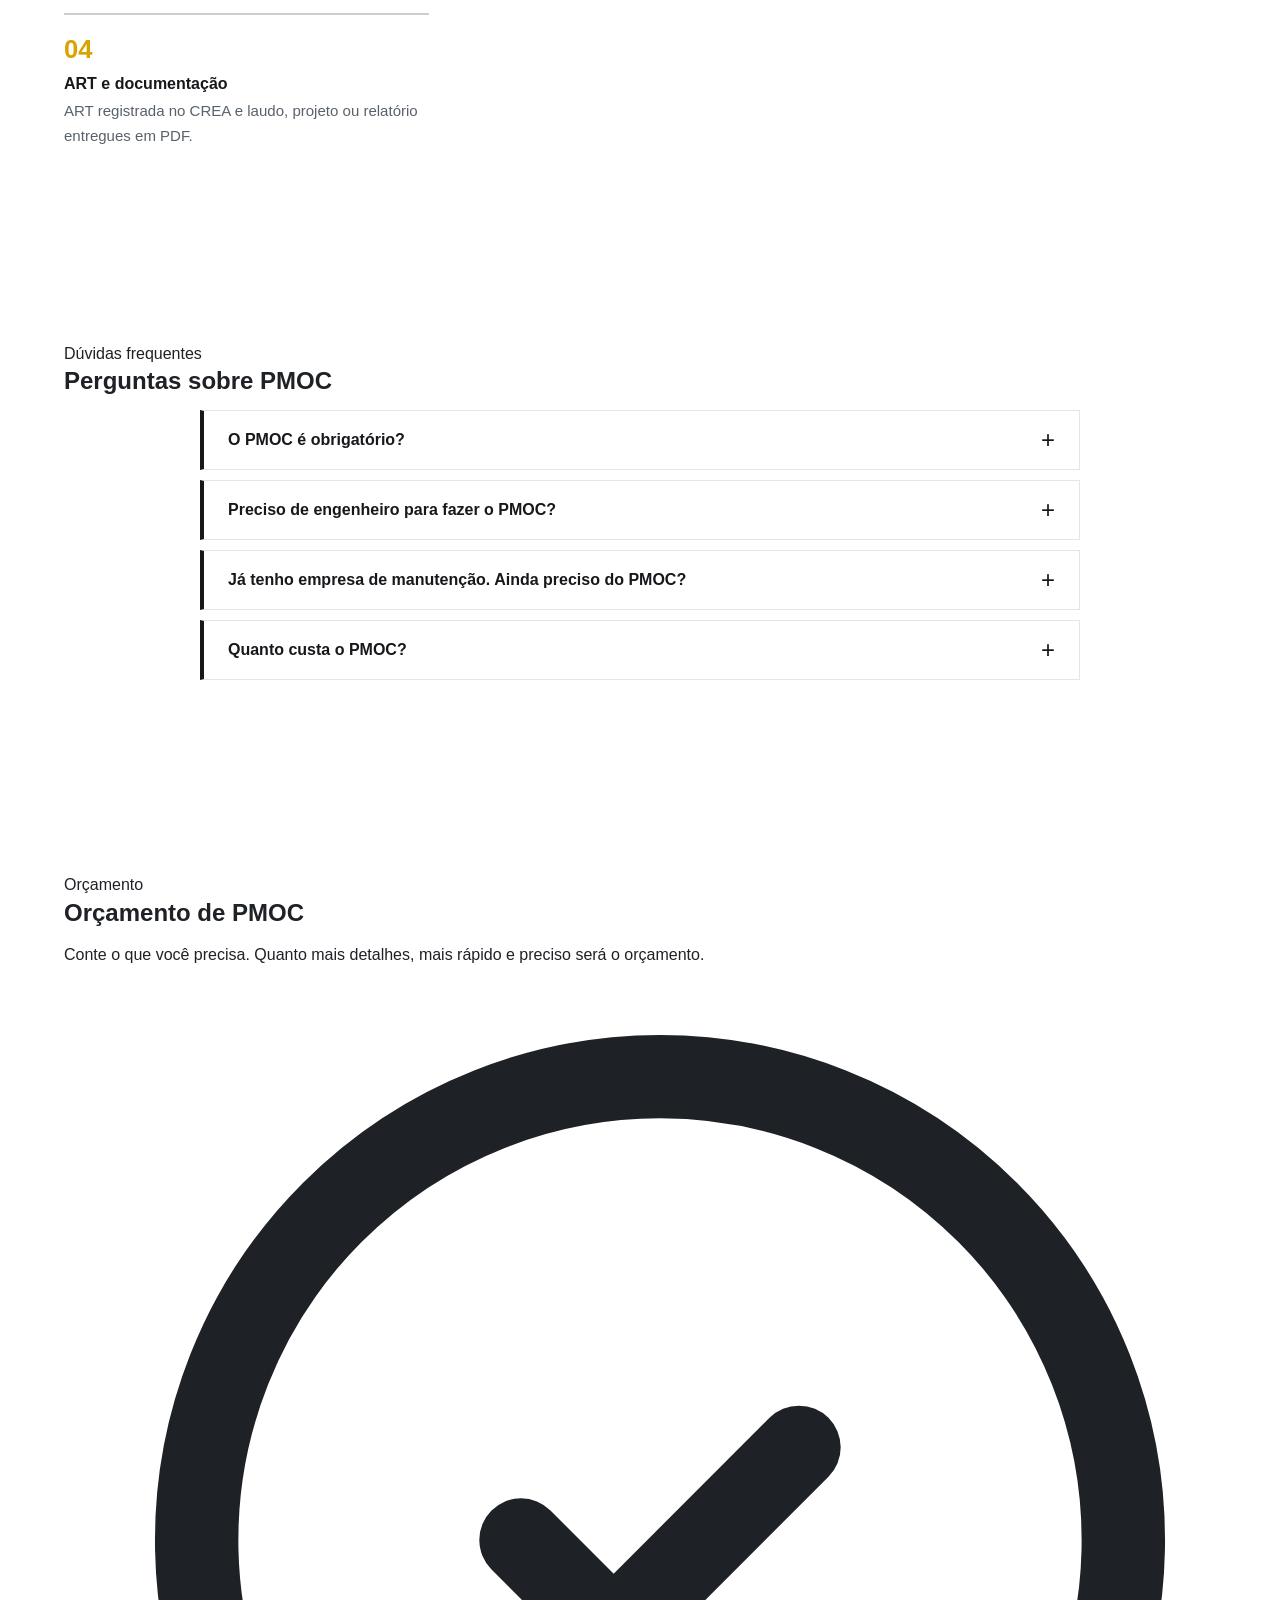
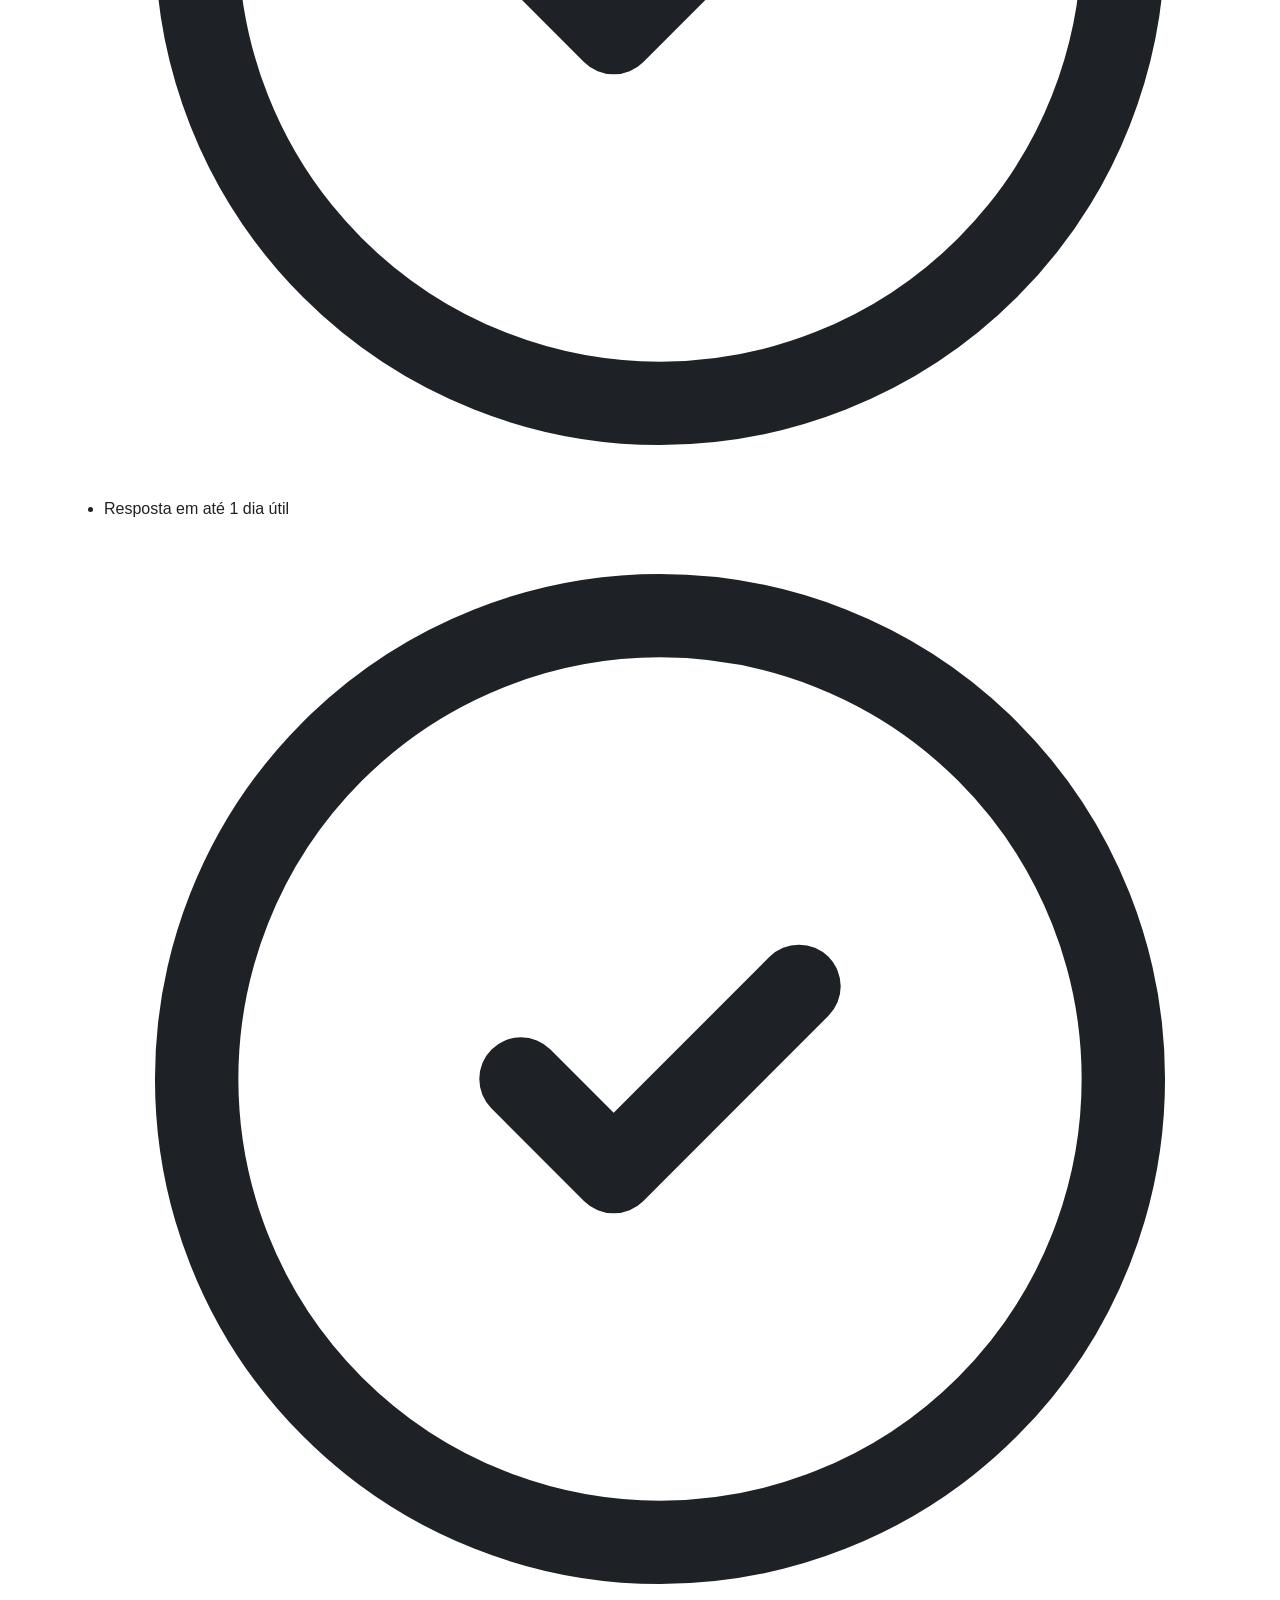
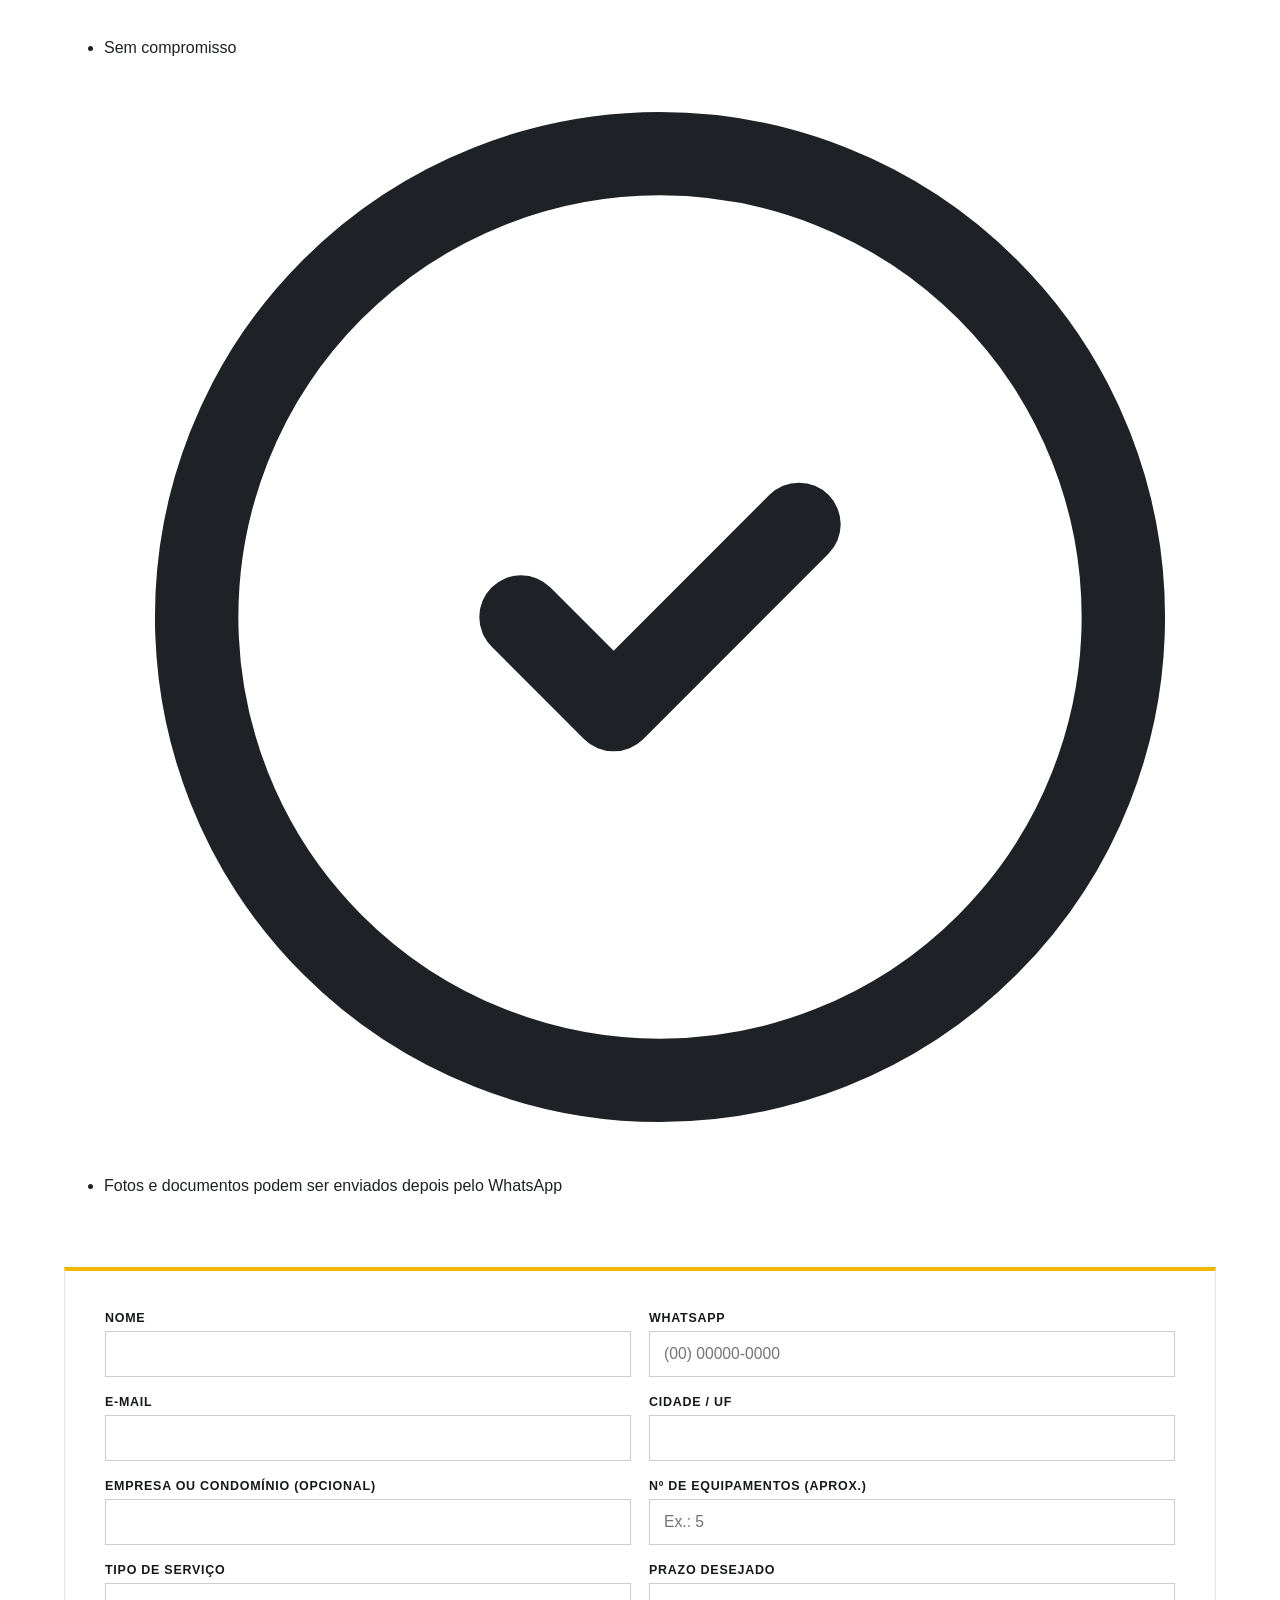
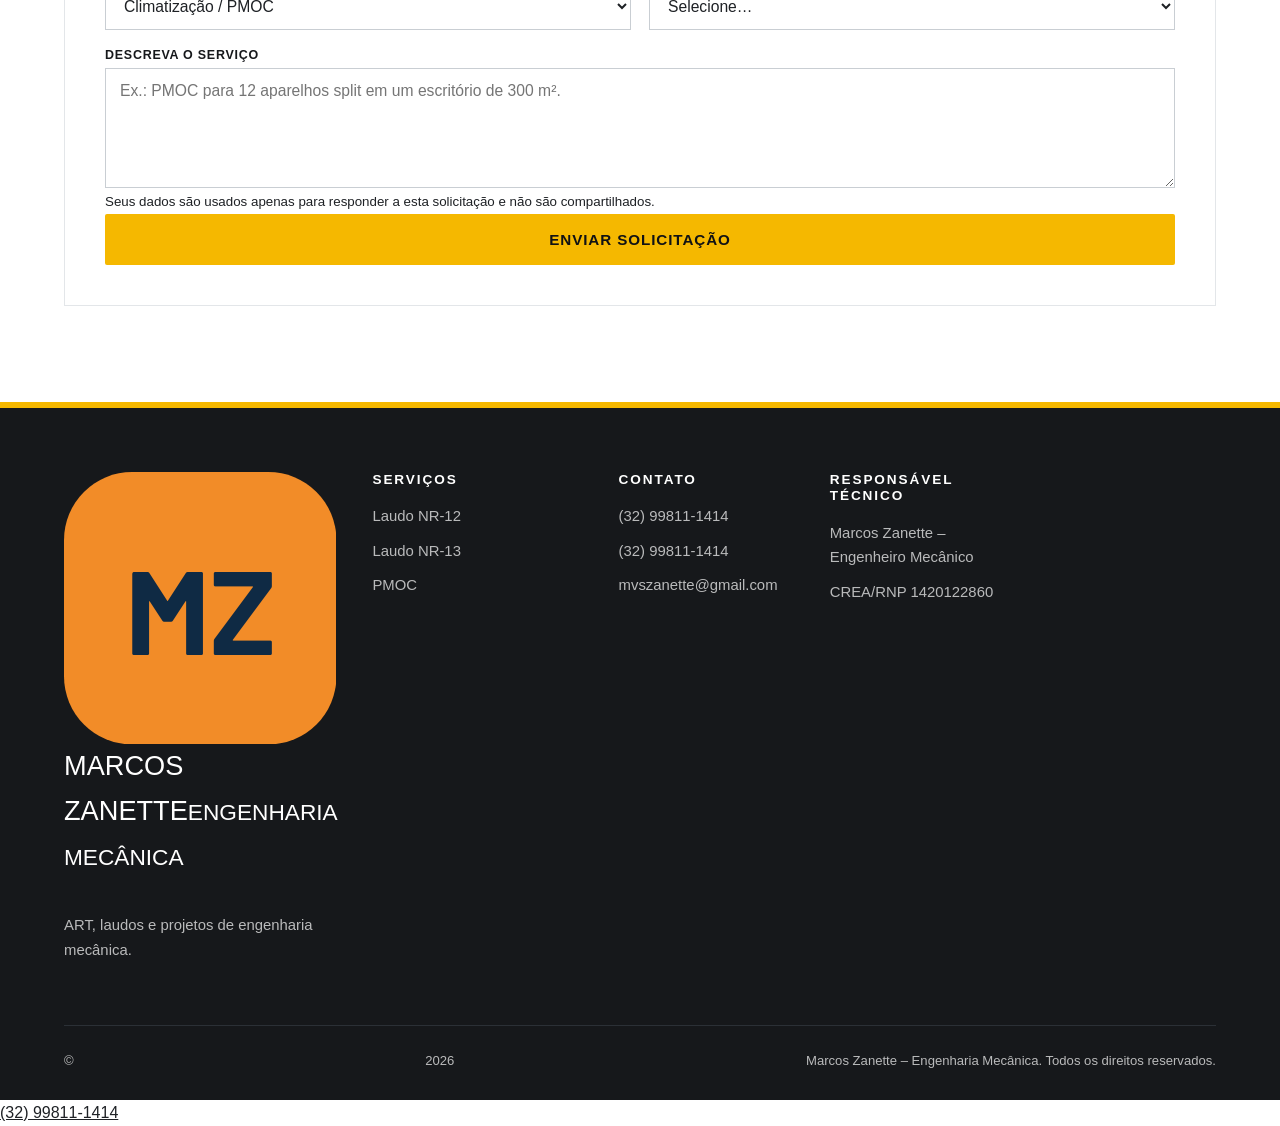
<file: pmoc-juiz-de-fora.html>
<!doctype html>
<html lang="pt-BR">
<head>
  <meta charset="utf-8">
  <meta name="viewport" content="width=device-width, initial-scale=1">
  <title>PMOC em Juiz de Fora | Plano de Manutenção de Ar-Condicionado com ART</title>
  <meta name="description" content="PMOC em Juiz de Fora e região: Plano de Manutenção, Operação e Controle do ar-condicionado com engenheiro mecânico responsável e ART, conforme a Lei 13.589/2018.">
  <meta property="og:title" content="PMOC em Juiz de Fora | Plano de Manutenção de Ar-Condicionado com ART">
  <meta property="og:description" content="PMOC em Juiz de Fora e região: Plano de Manutenção, Operação e Controle do ar-condicionado com engenheiro mecânico responsável e ART, conforme a Lei 13.589/2018.">
  <meta property="og:type" content="website">
  <meta property="og:locale" content="pt_BR">
  <link rel="icon" href="data:image/svg+xml,%3Csvg xmlns='http://www.w3.org/2000/svg' viewBox='0 0 32 32'%3E%3Crect width='32' height='32' rx='8' fill='%23f28c28'/%3E%3Ctext x='16' y='21.5' text-anchor='middle' font-family='Arial, sans-serif' font-weight='700' font-size='14' fill='%230f2a44'%3EMZ%3C/text%3E%3C/svg%3E">
  <link rel="preconnect" href="https://fonts.googleapis.com">
  <link rel="preconnect" href="https://fonts.gstatic.com" crossorigin>
  <link href="https://fonts.googleapis.com/css2?family=Barlow:wght@600;700&family=Inter:wght@400;500;600;700&display=swap" rel="stylesheet">
  <link rel="stylesheet" href="styles.css">
  <script src="config.js"></script>
  <script src="main.js" defer></script>
  <script type="application/ld+json">
  {
    "@context": "https://schema.org",
    "@type": "Service",
    "serviceType": "PMOC – Plano de Manutenção, Operação e Controle",
    "areaServed": "Juiz de Fora e região – MG",
    "provider": {
      "@type": "ProfessionalService",
      "name": "Marcos Zanette – Engenharia Mecânica",
      "telephone": "+55-32-99811-1414",
      "email": "mvszanette@gmail.com",
      "address": {
        "@type": "PostalAddress",
        "addressLocality": "Juiz de Fora",
        "addressRegion": "MG",
        "addressCountry": "BR"
      }
    }
  }
  </script>
</head>
<body>

  <header class="site-header">
    <div class="container">
      <a class="logo" href="index.html" aria-label="Marcos Zanette — início">
        <svg viewBox="0 0 32 32" aria-hidden="true"><rect width="32" height="32" rx="8" fill="#f28c28"/><text x="16" y="21.5" text-anchor="middle" font-family="Barlow, Arial, sans-serif" font-weight="700" font-size="14" fill="#0f2a44">MZ</text></svg>
        <span>MARCOS ZANETTE<small>ENGENHARIA MECÂNICA</small></span>
      </a>
      <nav class="nav" aria-label="Principal">
        <a href="index.html#servicos">Serviços</a>
        <a href="#trabalhos">Trabalhos</a>
        <a href="index.html#como-funciona">Como funciona</a>
        <a href="index.html#duvidas">Dúvidas</a>
        <a class="btn btn-primary" href="#orcamento"><span class="only-lg">Pedir orçamento</span><span class="only-sm">Orçamento</span></a>
      </nav>
    </div>
  </header>

  <main>
    <section class="hero page-hero" id="inicio">
      <div class="container">
        <nav class="crumbs" aria-label="Você está em"><a href="index.html">Início</a> / PMOC</nav>
        <span class="eyebrow">Climatização</span>
        <h1>PMOC em <em>Juiz de Fora</em></h1>
        <p class="lead">Plano de Manutenção, Operação e Controle do ar-condicionado, com engenheiro mecânico responsável e ART, conforme a Lei 13.589/2018.</p>
        <div class="hero-actions">
          <a class="btn btn-primary" href="#orcamento">Solicitar orçamento grátis</a>
          <a class="btn btn-outline" href="https://wa.me/5532998111414" data-whatsapp target="_blank" rel="noopener">
            <svg class="i" viewBox="0 0 24 24" aria-hidden="true"><path d="M7.9 20A9 9 0 1 0 4 16.1L2 22Z"/></svg>
            Falar no WhatsApp
          </a>
        </div>
      </div>
    </section>

    <section>
      <div class="container split">
        <div class="panel">
          <h2>Quem precisa</h2>
          <ul class="check-list dark">
            <li><svg class="i" viewBox="0 0 24 24" aria-hidden="true"><circle cx="12" cy="12" r="10"/><path d="m9 12 2 2 4-4"/></svg>Escritórios e empresas</li>
            <li><svg class="i" viewBox="0 0 24 24" aria-hidden="true"><circle cx="12" cy="12" r="10"/><path d="m9 12 2 2 4-4"/></svg>Lojas, shoppings e restaurantes</li>
            <li><svg class="i" viewBox="0 0 24 24" aria-hidden="true"><circle cx="12" cy="12" r="10"/><path d="m9 12 2 2 4-4"/></svg>Clínicas, consultórios e hospitais</li>
            <li><svg class="i" viewBox="0 0 24 24" aria-hidden="true"><circle cx="12" cy="12" r="10"/><path d="m9 12 2 2 4-4"/></svg>Escolas, academias e igrejas</li>
            <li><svg class="i" viewBox="0 0 24 24" aria-hidden="true"><circle cx="12" cy="12" r="10"/><path d="m9 12 2 2 4-4"/></svg>Hotéis e órgãos públicos</li>
            <li><svg class="i" viewBox="0 0 24 24" aria-hidden="true"><circle cx="12" cy="12" r="10"/><path d="m9 12 2 2 4-4"/></svg>Condomínios com áreas comuns climatizadas</li>
          </ul>
        </div>
        <div class="panel">
          <h2>O que está incluído</h2>
          <ul class="check-list dark">
            <li><svg class="i" viewBox="0 0 24 24" aria-hidden="true"><circle cx="12" cy="12" r="10"/><path d="m9 12 2 2 4-4"/></svg>Levantamento dos aparelhos e dos ambientes climatizados</li>
            <li><svg class="i" viewBox="0 0 24 24" aria-hidden="true"><circle cx="12" cy="12" r="10"/><path d="m9 12 2 2 4-4"/></svg>PMOC com as rotinas e a periodicidade de manutenção</li>
            <li><svg class="i" viewBox="0 0 24 24" aria-hidden="true"><circle cx="12" cy="12" r="10"/><path d="m9 12 2 2 4-4"/></svg>Responsabilidade técnica com ART registrada no CREA</li>
            <li><svg class="i" viewBox="0 0 24 24" aria-hidden="true"><circle cx="12" cy="12" r="10"/><path d="m9 12 2 2 4-4"/></svg>Orientação para os registros de manutenção da sua equipe ou empresa de refrigeração</li>
            <li><svg class="i" viewBox="0 0 24 24" aria-hidden="true"><circle cx="12" cy="12" r="10"/><path d="m9 12 2 2 4-4"/></svg>Orientação sobre as análises de qualidade do ar (Resolução ANVISA RE nº 9/2003)</li>
          </ul>
        </div>
      </div>
    </section>

    <!-- ============ COMO FUNCIONA ============ -->
    <section class="steps-section" id="como-funciona">
      <div class="container">
        <span class="eyebrow">Como funciona</span>
        <h2>Do pedido à entrega em 4 passos</h2>
        <p class="section-intro">Processo simples e transparente, do primeiro contato à entrega dos documentos.</p>
        <ol class="steps">
          <li>
            <h3>Envie sua solicitação</h3>
            <p>Preencha o formulário com os dados do serviço. Leva menos de 2 minutos.</p>
          </li>
          <li>
            <h3>Receba o orçamento</h3>
            <p>Analiso o seu caso e envio uma proposta com valor e prazo.</p>
          </li>
          <li>
            <h3>Análise técnica</h3>
            <p>Vistoria, medições ou análise de documentos, conforme o serviço.</p>
          </li>
          <li>
            <h3>ART e documentação</h3>
            <p>ART registrada no CREA e laudo, projeto ou relatório entregues em PDF.</p>
          </li>
        </ol>
      </div>
    </section>

    <section id="duvidas">
      <div class="container">
        <span class="eyebrow">Dúvidas frequentes</span>
        <h2>Perguntas sobre PMOC</h2>
        <div class="faq">
          <details>
            <summary>O PMOC é obrigatório?</summary>
            <p>Sim, para edifícios de uso público e coletivo com ar-condicionado, conforme a Lei 13.589/2018. Sem o PMOC, o estabelecimento fica sujeito às penalidades da legislação sanitária.</p>
          </details>
          <details>
            <summary>Preciso de engenheiro para fazer o PMOC?</summary>
            <p>Sim. O PMOC deve ter um responsável técnico habilitado, com ART. A manutenção do dia a dia pode continuar com a sua equipe ou empresa de refrigeração, seguindo o plano.</p>
          </details>
          <details>
            <summary>Já tenho empresa de manutenção. Ainda preciso do PMOC?</summary>
            <p>Sim. A empresa de manutenção executa os serviços; o PMOC é o plano que define o que deve ser feito e com que frequência, com um engenheiro responsável.</p>
          </details>
          <details>
            <summary>Quanto custa o PMOC?</summary>
            <p>Depende da quantidade de aparelhos e do tamanho do local. Informe no formulário quantos aparelhos são e a área aproximada para receber um orçamento preciso, sem compromisso.</p>
          </details>
        </div>
      </div>
    </section>

    <!-- ============ ORÇAMENTO ============ -->
    <section class="quote-section" id="orcamento">
      <div class="container quote-grid">
        <div class="quote-info">
          <span class="eyebrow">Orçamento</span>
          <h2>Orçamento de PMOC</h2>
          <p>Conte o que você precisa. Quanto mais detalhes, mais rápido e preciso será o orçamento.</p>
          <ul class="check-list">
            <li><svg class="i" viewBox="0 0 24 24" aria-hidden="true"><circle cx="12" cy="12" r="10"/><path d="m9 12 2 2 4-4"/></svg>Resposta em até 1 dia útil</li>
            <li><svg class="i" viewBox="0 0 24 24" aria-hidden="true"><circle cx="12" cy="12" r="10"/><path d="m9 12 2 2 4-4"/></svg>Sem compromisso</li>
            <li><svg class="i" viewBox="0 0 24 24" aria-hidden="true"><circle cx="12" cy="12" r="10"/><path d="m9 12 2 2 4-4"/></svg>Fotos e documentos podem ser enviados depois pelo WhatsApp</li>
          </ul>
          <a class="btn btn-outline" href="https://wa.me/5532998111414" data-whatsapp target="_blank" rel="noopener">
            <svg class="i" viewBox="0 0 24 24" aria-hidden="true"><path d="M7.9 20A9 9 0 1 0 4 16.1L2 22Z"/></svg>
            Prefiro falar pelo WhatsApp
          </a>
        </div>

        <!-- O envio é feito pelo FormSubmit (gratuito). O e-mail de destino é definido em config.js. -->
        <form class="quote-form" id="form-orcamento" action="https://formsubmit.co/mvszanette@gmail.com" method="POST">
          <input type="hidden" name="_subject" value="Nova solicitação de orçamento pelo site">
          <input type="hidden" name="_template" value="table">
          <input type="hidden" name="_captcha" value="false">
          <input type="hidden" name="_next" value="">
          <input type="hidden" name="_autoresponse" value="Olá! Recebi sua solicitação de orçamento e retorno em breve. Obrigado pelo contato! — Marcos Zanette, Engenheiro Mecânico">
          <input type="text" name="_honey" class="honeypot" tabindex="-1" autocomplete="off" aria-hidden="true">

          <div class="form-grid">
            <div class="field">
              <label for="f-nome">Nome</label>
              <input id="f-nome" name="Nome" type="text" autocomplete="name" required>
            </div>
            <div class="field">
              <label for="f-whats">WhatsApp</label>
              <input id="f-whats" name="WhatsApp" type="tel" autocomplete="tel" inputmode="tel" placeholder="(00) 00000-0000" required>
            </div>
            <div class="field">
              <label for="f-email">E-mail</label>
              <input id="f-email" name="email" type="email" autocomplete="email" required>
            </div>
            <div class="field">
              <label for="f-cidade">Cidade / UF</label>
              <input id="f-cidade" name="Cidade" type="text" autocomplete="address-level2" required>
            </div>
            <div class="field">
              <label for="f-empresa">Empresa ou condomínio <span class="optional">(opcional)</span></label>
              <input id="f-empresa" name="Empresa" type="text" autocomplete="organization">
            </div>
            <div class="field">
              <label for="f-qtd">Nº de equipamentos <span class="optional">(aprox.)</span></label>
              <input id="f-qtd" name="Quantidade" type="text" inputmode="numeric" placeholder="Ex.: 5">
            </div>
            <div class="field">
              <label for="f-servico">Tipo de serviço</label>
              <select id="f-servico" name="Serviço" required>
                <option value="" disabled>Selecione…</option>
                <option>Laudo NR-12 (máquinas e equipamentos)</option>
                <option>Laudo NR-12 (máquinas móveis / munck)</option>
                <option>Laudo NR-13 (vasos de pressão / caldeiras)</option>
                <option selected>Climatização / PMOC</option>
                <option>Projeto / memorial de cálculo</option>
                <option>Parecer técnico / perícia</option>
                <option>Equipamentos de elevação</option>
                <option>Instalações de gás</option>
                <option>Combate a incêndio</option>
                <option>Estruturas para eventos</option>
                <option>Veículos / reboques / food trucks</option>
                <option>Outro / não sei</option>
              </select>
            </div>
            <div class="field">
              <label for="f-prazo">Prazo desejado</label>
              <select id="f-prazo" name="Prazo" required>
                <option value="" disabled selected>Selecione…</option>
                <option>Urgente (até 3 dias)</option>
                <option>Até 1 semana</option>
                <option>Até 1 mês</option>
                <option>Sem pressa</option>
              </select>
            </div>
            <div class="field full">
              <label for="f-desc">Descreva o serviço</label>
              <textarea id="f-desc" name="Descrição" placeholder="Ex.: PMOC para 12 aparelhos split em um escritório de 300 m²." required></textarea>
            </div>
          </div>

          <div class="form-footer">
            <small>Seus dados são usados apenas para responder a esta solicitação e não são compartilhados.</small>
            <button class="btn btn-primary" type="submit">Enviar solicitação</button>
          </div>
        </form>
      </div>
    </section>
  </main>

  <footer class="site-footer">
    <div class="container">
      <div class="footer-grid">
        <div>
          <a class="logo" href="index.html" aria-label="Marcos Zanette — início">
            <svg viewBox="0 0 32 32" aria-hidden="true"><rect width="32" height="32" rx="8" fill="#f28c28"/><text x="16" y="21.5" text-anchor="middle" font-family="Barlow, Arial, sans-serif" font-weight="700" font-size="14" fill="#0f2a44">MZ</text></svg>
            <span style="color:#fff">MARCOS ZANETTE<small>ENGENHARIA MECÂNICA</small></span>
          </a>
          <p style="margin-top:16px">ART, laudos e projetos de engenharia mecânica.</p>
        </div>
        <div>
          <h3>Serviços</h3>
          <ul>
            <li><a href="laudo-nr12-juiz-de-fora.html">Laudo NR-12</a></li>
            <li><a href="laudo-nr13-juiz-de-fora.html">Laudo NR-13</a></li>
            <li><a href="pmoc-juiz-de-fora.html">PMOC</a></li>
          </ul>
        </div>
        <div>
          <h3>Contato</h3>
          <ul>
            <li><a href="https://wa.me/5532998111414" data-whatsapp target="_blank" rel="noopener">WhatsApp</a></li>
            <li><a href="tel:+5532998111414" data-tel>(32) 99811-1414</a></li>
            <li><a href="mailto:mvszanette@gmail.com" data-email>mvszanette@gmail.com</a></li>
          </ul>
        </div>
        <div>
          <h3>Responsável técnico</h3>
          <ul>
            <li data-config="engenheiro">Marcos Zanette – Engenheiro Mecânico</li>
            <li data-config="crea">CREA/RNP 1420122860</li>
          </ul>
        </div>
      </div>
      <div class="footer-bottom">© <span id="ano">2026</span> Marcos Zanette – Engenharia Mecânica. Todos os direitos reservados.</div>
    </div>
  </footer>

  <a class="whatsapp-float" href="https://wa.me/5532998111414" data-whatsapp target="_blank" rel="noopener" aria-label="Falar no WhatsApp">
    <svg class="i" viewBox="0 0 24 24" aria-hidden="true"><path d="M7.9 20A9 9 0 1 0 4 16.1L2 22Z"/></svg>
  </a>

</body>
</html>
</file>
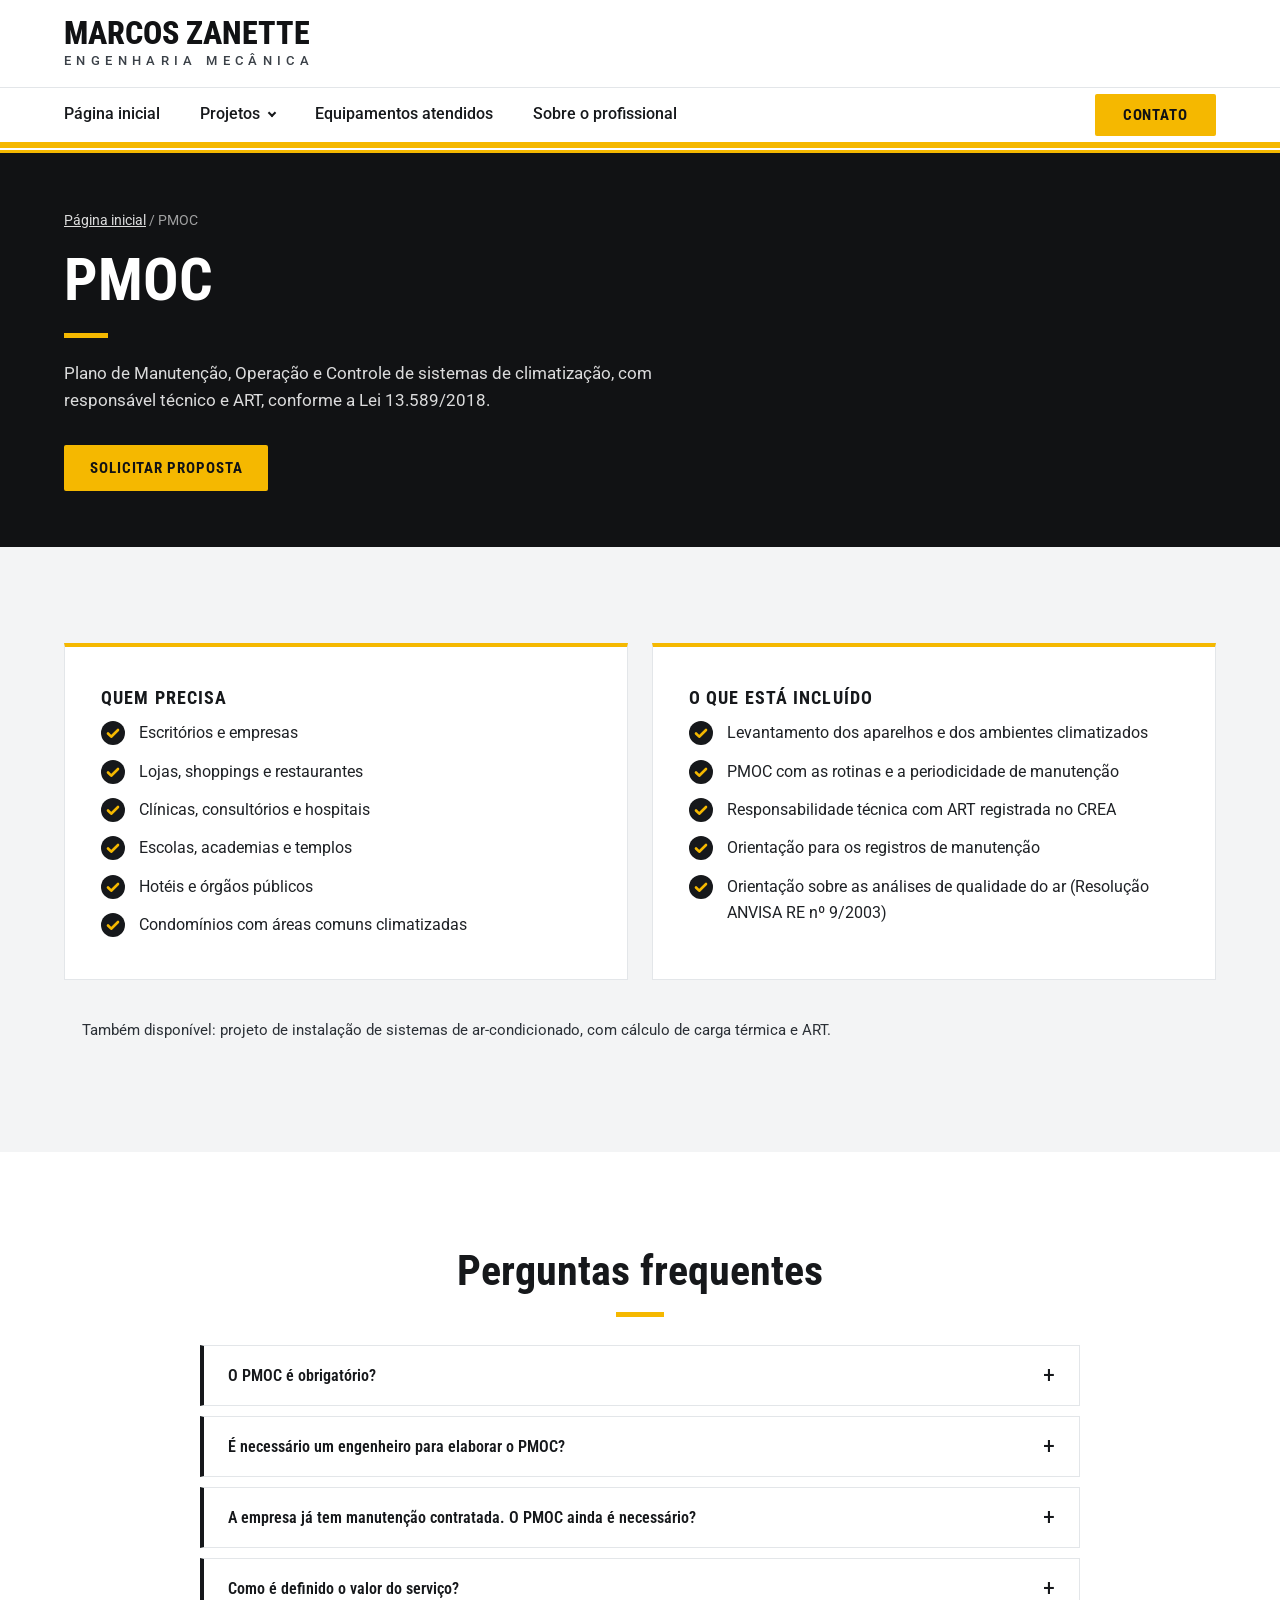
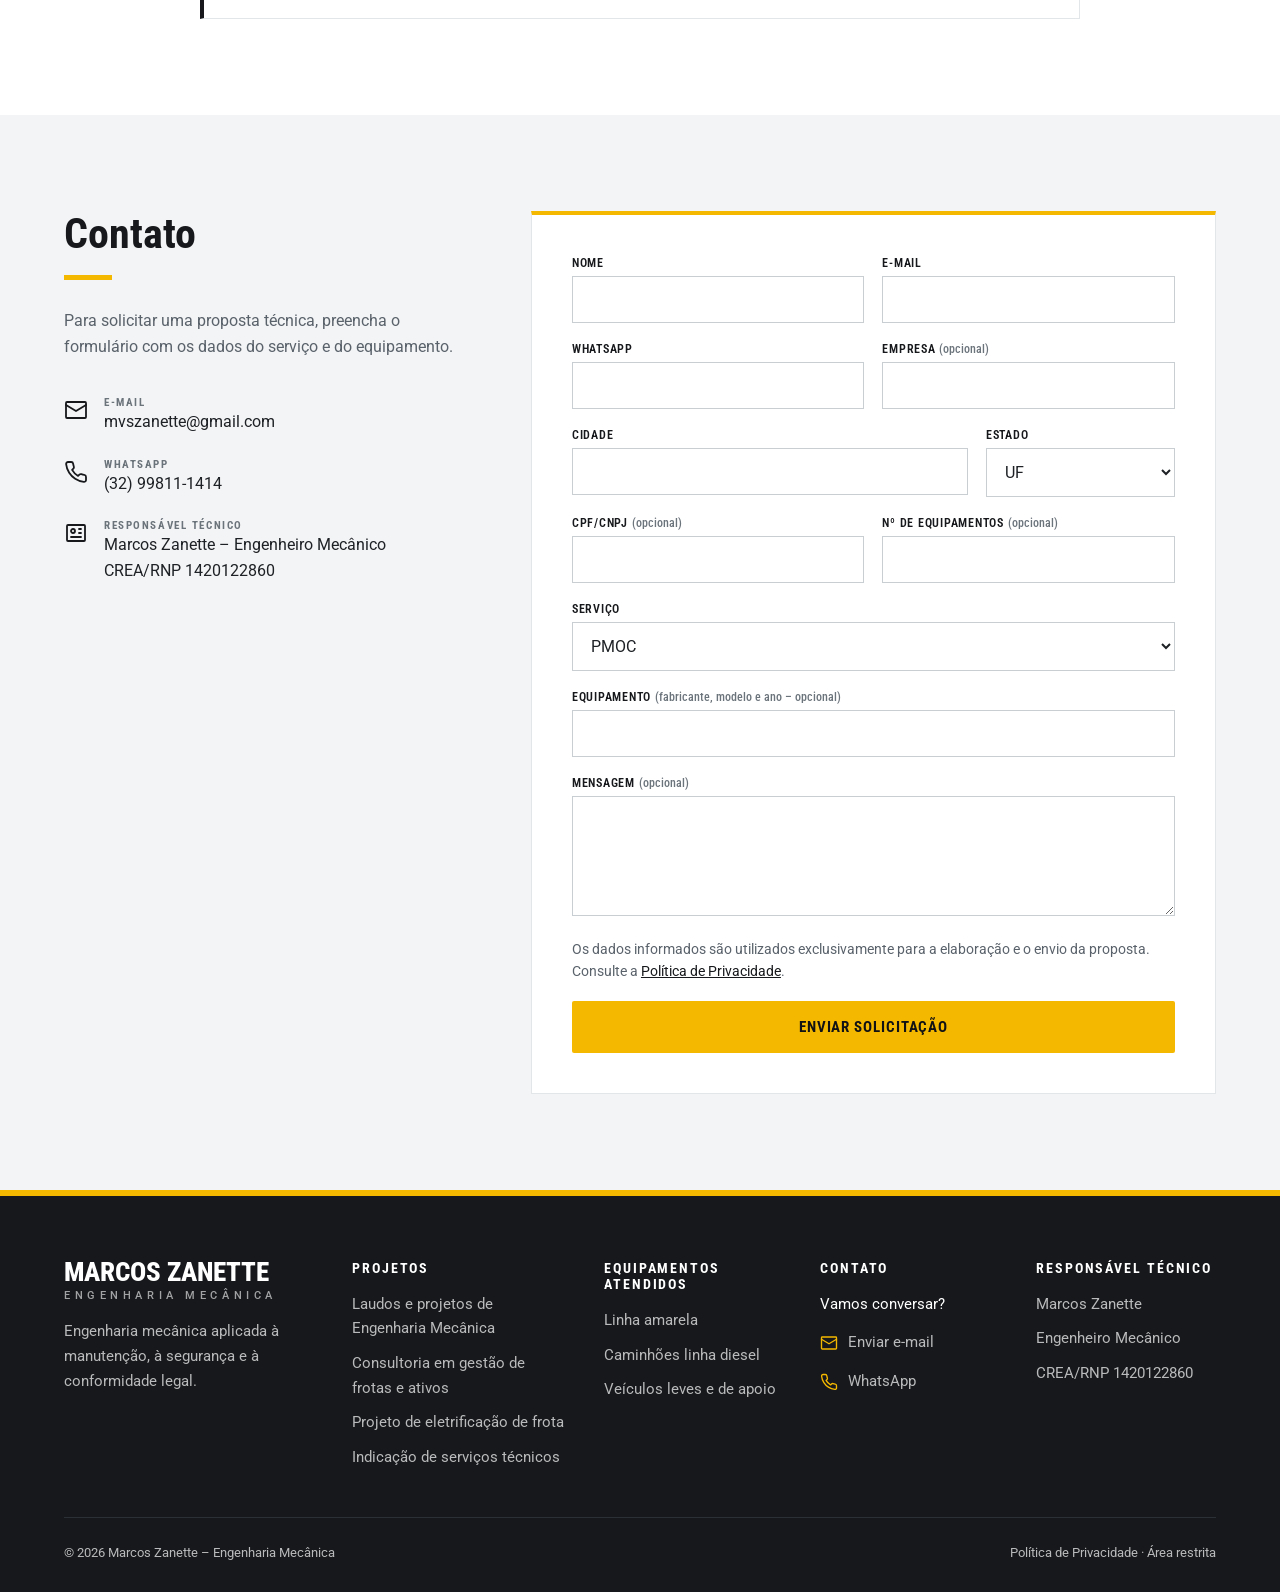
<file: pmoc.html>
<!doctype html>
<html lang="pt-BR">
<head>
  <meta charset="utf-8">
  <meta name="viewport" content="width=device-width, initial-scale=1">
  <title>PMOC e Projeto de Ar-Condicionado com ART | Marcos Zanette Engenharia Mecânica</title>
  <meta name="description" content="PMOC – Plano de Manutenção, Operação e Controle de sistemas de climatização com responsável técnico e ART, conforme a Lei 13.589/2018, e projeto de instalação de ar-condicionado.">
  <meta property="og:title" content="PMOC e Projeto de Ar-Condicionado com ART | Marcos Zanette Engenharia Mecânica">
  <meta property="og:description" content="PMOC – Plano de Manutenção, Operação e Controle de sistemas de climatização com responsável técnico e ART, conforme a Lei 13.589/2018, e projeto de instalação de ar-condicionado.">
  <meta property="og:type" content="website">
  <meta property="og:locale" content="pt_BR">
  <link rel="icon" href="data:image/svg+xml,%3Csvg xmlns='http://www.w3.org/2000/svg' viewBox='0 0 32 32'%3E%3Crect width='32' height='32' fill='%23f5b800'/%3E%3Ctext x='16' y='21.5' text-anchor='middle' font-family='Arial, sans-serif' font-weight='800' font-size='14' fill='%23111214'%3EMZ%3C/text%3E%3C/svg%3E">
  <link rel="preconnect" href="https://fonts.googleapis.com">
  <link rel="preconnect" href="https://fonts.gstatic.com" crossorigin>
  <link href="https://fonts.googleapis.com/css2?family=Roboto+Condensed:wght@500;600;700;800&family=Roboto:wght@400;500;700&display=swap" rel="stylesheet">
  <link rel="stylesheet" href="styles.css">
  <script src="config.js"></script>
  <script src="tos-mecanica.js" defer></script>
  <script src="main.js" defer></script>
</head>
<body>

  <header class="site-header">
    <div class="header-top">
      <div class="container">
    <a class="logo" href="index.html" aria-label="Marcos Zanette – Engenharia Mecânica, página inicial">
      <span class="logo-name">Marcos Zanette</span>
      <span class="logo-sub">Engenharia Mecânica</span>
    </a>
        <button class="menu-toggle" type="button" aria-label="Abrir menu" aria-expanded="false" aria-controls="menu"><svg class="i" viewBox="0 0 24 24" aria-hidden="true"><path d="M4 6h16M4 12h16M4 18h16"/></svg></button>
      </div>
    </div>
    <nav class="nav" id="menu" aria-label="Principal">
      <div class="container">
        <a href="index.html">Página inicial</a>
        <div class="nav-drop">
          <a class="nav-drop-link" href="projetos.html">Projetos</a>
          <div class="nav-sub">
            <a href="projetos.html#laudos-projetos">Laudos e projetos de Engenharia Mecânica</a>
            <a href="projetos.html#gestao-frotas-ativos">Consultoria em gestão de frotas e ativos</a>
            <a href="projetos.html#eletrificacao">Projeto de eletrificação de frota</a>
            <a href="projetos.html#indicacao">Indicação de serviços técnicos</a>
            <a class="nav-sub-todos" href="projetos.html">Todos os projetos</a>
          </div>
        </div>
        <a href="index.html#equipamentos">Equipamentos atendidos</a>
        <a href="index.html#perfil">Sobre o profissional</a>
        <a class="btn btn-primary" href="#contato">Contato</a>
      </div>
    </nav>
    <div class="header-stripe" aria-hidden="true"></div>
  </header>

  <main>
    <section class="band page-hero">
      <div class="container">
        <nav class="crumbs" aria-label="Você está em"><a href="index.html">Página inicial</a> / PMOC</nav>
        <h1>PMOC</h1>
        <p>Plano de Manutenção, Operação e Controle de sistemas de climatização, com responsável técnico e ART, conforme a Lei 13.589/2018.</p>
        <div class="hero-actions">
          <a class="btn btn-primary" href="#contato">Solicitar proposta</a>
        </div>
      </div>
    </section>

    <section class="bg-gray">
      <div class="container">
        <div class="split">
          <div class="panel">
            <h3>Quem precisa</h3>
            <ul class="checks">
          <li><svg class="ck" viewBox="0 0 24 24" aria-hidden="true"><circle cx="12" cy="12" r="12"/><path d="m7 12.5 3.2 3.2L17 9"/></svg><div>Escritórios e empresas</div></li>
          <li><svg class="ck" viewBox="0 0 24 24" aria-hidden="true"><circle cx="12" cy="12" r="12"/><path d="m7 12.5 3.2 3.2L17 9"/></svg><div>Lojas, shoppings e restaurantes</div></li>
          <li><svg class="ck" viewBox="0 0 24 24" aria-hidden="true"><circle cx="12" cy="12" r="12"/><path d="m7 12.5 3.2 3.2L17 9"/></svg><div>Clínicas, consultórios e hospitais</div></li>
          <li><svg class="ck" viewBox="0 0 24 24" aria-hidden="true"><circle cx="12" cy="12" r="12"/><path d="m7 12.5 3.2 3.2L17 9"/></svg><div>Escolas, academias e templos</div></li>
          <li><svg class="ck" viewBox="0 0 24 24" aria-hidden="true"><circle cx="12" cy="12" r="12"/><path d="m7 12.5 3.2 3.2L17 9"/></svg><div>Hotéis e órgãos públicos</div></li>
          <li><svg class="ck" viewBox="0 0 24 24" aria-hidden="true"><circle cx="12" cy="12" r="12"/><path d="m7 12.5 3.2 3.2L17 9"/></svg><div>Condomínios com áreas comuns climatizadas</div></li>
        </ul>
          </div>
          <div class="panel">
            <h3>O que está incluído</h3>
            <ul class="checks">
          <li><svg class="ck" viewBox="0 0 24 24" aria-hidden="true"><circle cx="12" cy="12" r="12"/><path d="m7 12.5 3.2 3.2L17 9"/></svg><div>Levantamento dos aparelhos e dos ambientes climatizados</div></li>
          <li><svg class="ck" viewBox="0 0 24 24" aria-hidden="true"><circle cx="12" cy="12" r="12"/><path d="m7 12.5 3.2 3.2L17 9"/></svg><div>PMOC com as rotinas e a periodicidade de manutenção</div></li>
          <li><svg class="ck" viewBox="0 0 24 24" aria-hidden="true"><circle cx="12" cy="12" r="12"/><path d="m7 12.5 3.2 3.2L17 9"/></svg><div>Responsabilidade técnica com ART registrada no CREA</div></li>
          <li><svg class="ck" viewBox="0 0 24 24" aria-hidden="true"><circle cx="12" cy="12" r="12"/><path d="m7 12.5 3.2 3.2L17 9"/></svg><div>Orientação para os registros de manutenção</div></li>
          <li><svg class="ck" viewBox="0 0 24 24" aria-hidden="true"><circle cx="12" cy="12" r="12"/><path d="m7 12.5 3.2 3.2L17 9"/></svg><div>Orientação sobre as análises de qualidade do ar (Resolução ANVISA RE nº 9/2003)</div></li>
        </ul>
          </div>
        </div>
        <p class="note">Também disponível: projeto de instalação de sistemas de ar-condicionado, com cálculo de carga térmica e ART.</p>
      </div>
    </section>

    <section class="center" id="duvidas">
      <div class="container">
        <h2 class="section-title">Perguntas frequentes</h2>
        <div class="faq">
          <details>
            <summary>O PMOC é obrigatório?</summary>
            <p>Sim, para edifícios de uso público e coletivo com ar-condicionado, conforme a Lei 13.589/2018. A ausência do PMOC sujeita o estabelecimento às penalidades da legislação sanitária.</p>
          </details>
          <details>
            <summary>É necessário um engenheiro para elaborar o PMOC?</summary>
            <p>Sim. O PMOC deve ter um responsável técnico habilitado, com ART. A manutenção do dia a dia pode continuar com a equipe ou empresa de refrigeração já contratada, seguindo o plano.</p>
          </details>
          <details>
            <summary>A empresa já tem manutenção contratada. O PMOC ainda é necessário?</summary>
            <p>Sim. A empresa de manutenção executa os serviços; o PMOC é o plano que define o que deve ser feito e com que frequência, sob a responsabilidade de um engenheiro.</p>
          </details>
          <details>
            <summary>Como é definido o valor do serviço?</summary>
            <p>O valor é definido conforme a quantidade de aparelhos, o tamanho do local e a necessidade de deslocamento, e é informado na proposta.</p>
          </details>
        </div>
      </div>
    </section>

    <!-- ============ CONTATO ============ -->
    <section class="contact bg-gray" id="contato">
      <div class="container contact-grid">
        <div class="contact-info">
          <h2 class="section-title">Contato</h2>
          <p>Para solicitar uma proposta técnica, preencha o formulário com os dados do serviço e do equipamento.</p>
          <ul class="contact-list">
            <li><svg class="i" viewBox="0 0 24 24" aria-hidden="true"><rect x="2" y="4" width="20" height="16" rx="1"/><path d="m22 7-10 6L2 7"/></svg><div><small>E-mail</small><a href="mailto:mvszanette@gmail.com" data-email>mvszanette@gmail.com</a></div></li>
            <li><svg class="i" viewBox="0 0 24 24" aria-hidden="true"><path d="M22 16.92v3a2 2 0 0 1-2.18 2 19.79 19.79 0 0 1-8.63-3.07 19.5 19.5 0 0 1-6-6 19.79 19.79 0 0 1-3.07-8.67A2 2 0 0 1 4.11 2h3a2 2 0 0 1 2 1.72c.13.96.36 1.9.7 2.81a2 2 0 0 1-.45 2.11L8.09 9.91a16 16 0 0 0 6 6l1.27-1.27a2 2 0 0 1 2.11-.45c.91.34 1.85.57 2.81.7A2 2 0 0 1 22 16.92z"/></svg><div><small>WhatsApp</small><a href="https://wa.me/5532998111414" data-whatsapp target="_blank" rel="noopener">(32) 99811-1414</a></div></li>
            <li><svg class="i" viewBox="0 0 24 24" aria-hidden="true"><rect x="3" y="4" width="18" height="16" rx="1"/><circle cx="9" cy="10" r="2"/><path d="M15 8h2M15 12h2M7 16h10"/></svg><div><small>Responsável técnico</small>Marcos Zanette – Engenheiro Mecânico<br><span data-config="crea">CREA/RNP 1420122860</span></div></li>
          </ul>
        </div>

        <!-- Envio pelo FormSubmit (gratuito). O e-mail de destino é definido em config.js. -->
        <form class="quote-form" id="form-proposta" action="https://formsubmit.co/mvszanette@gmail.com" method="POST">
          <input type="hidden" name="_subject" value="Solicitação de proposta pelo site">
          <input type="hidden" name="_template" value="table">
          <input type="hidden" name="_captcha" value="false">
          <input type="hidden" name="_next" value="">
          <input type="hidden" name="_autoresponse" value="Sua solicitação de proposta foi recebida e será respondida pelo e-mail ou telefone informado. Marcos Zanette – Engenheiro Mecânico – CREA/RNP 1420122860">
          <input type="hidden" name="Código TOS" value="">
          <input type="text" name="_honey" class="honeypot" tabindex="-1" autocomplete="off" aria-hidden="true">

          <div class="form-grid">
            <div class="field">
              <label for="f-nome">Nome</label>
              <input id="f-nome" name="Nome" type="text" autocomplete="name" required>
            </div>
            <div class="field">
              <label for="f-email">E-mail</label>
              <input id="f-email" name="email" type="email" autocomplete="email" required>
            </div>
            <div class="field">
              <label for="f-whats">WhatsApp</label>
              <input id="f-whats" name="WhatsApp" type="tel" autocomplete="tel" inputmode="tel" required>
            </div>
            <div class="field">
              <label for="f-empresa">Empresa <span class="opt">(opcional)</span></label>
              <input id="f-empresa" name="Empresa" type="text" autocomplete="organization">
            </div>
            <div class="field w4">
              <label for="f-cidade">Cidade</label>
              <input id="f-cidade" name="Cidade" type="text" autocomplete="address-level2" required>
            </div>
            <div class="field w2">
              <label for="f-uf">Estado</label>
              <select id="f-uf" name="Estado" required>
                <option value="" disabled selected>UF</option>
                  <option>AC</option>
                  <option>AL</option>
                  <option>AP</option>
                  <option>AM</option>
                  <option>BA</option>
                  <option>CE</option>
                  <option>DF</option>
                  <option>ES</option>
                  <option>GO</option>
                  <option>MA</option>
                  <option>MT</option>
                  <option>MS</option>
                  <option>MG</option>
                  <option>PA</option>
                  <option>PB</option>
                  <option>PR</option>
                  <option>PE</option>
                  <option>PI</option>
                  <option>RJ</option>
                  <option>RN</option>
                  <option>RS</option>
                  <option>RO</option>
                  <option>RR</option>
                  <option>SC</option>
                  <option>SP</option>
                  <option>SE</option>
                  <option>TO</option>
              </select>
            </div>
            <div class="field">
              <label for="f-doc">CPF/CNPJ <span class="opt">(opcional)</span></label>
              <input id="f-doc" name="CPF/CNPJ" type="text" inputmode="numeric">
            </div>
            <div class="field">
              <label for="f-qtd">Nº de equipamentos <span class="opt">(opcional)</span></label>
              <input id="f-qtd" name="Quantidade" type="text" inputmode="numeric">
            </div>
            <div class="field full">
              <label for="f-servico">Serviço</label>
              <select id="f-servico" name="Serviço" required>
                <option value="" disabled>Selecione o serviço…</option>
                <optgroup label="Laudo NR-12">
                  <option data-tos="16.7.29 16.5.6">Laudo NR-12 – equipamento móvel / linha amarela</option>
                  <option data-tos="16.5.9">Laudo NR-12 – caminhão munck</option>
                  <option data-tos="16.5.8">Laudo NR-12 – empilhadeira</option>
                  <option data-tos="16.7.29 16.7.32">Laudo NR-12 – máquinas industriais</option>
                </optgroup>
                <optgroup label="Laudos mecânicos e eletromecânicos">
                  <option data-tos="16.7.4.5">Laudo de equipamento de movimentação de terra</option>
                  <option data-tos="16.7.4">Laudo mecânico</option>
                  <option data-tos="16.7.5">Laudo eletromecânico</option>
                  <option data-tos="16.5.5.4">Laudo de caminhões</option>
                  <option data-tos="16.5.7 16.5.10">Laudo de implementos e reboques</option>
                </optgroup>
                <optgroup label="Laudo NR-13">
                  <option data-tos="16.3.2 16.3.3 16.3.15">Laudo NR-13 – vaso de pressão / compressor</option>
                  <option data-tos="16.2.1.10">Laudo NR-13 – caldeira</option>
                </optgroup>
                <optgroup label="Manutenção e gestão de frotas">
                  <option data-tos="16.5.6 16.7.4">Plano de manutenção de frota / equipamentos</option>
                  <option data-tos="16.5.6 16.5.5">Consultoria em gestão de frota</option>
                  <option data-tos="16.5.6 16.5.5">Treinamento para gestores de frota</option>
                  <option data-tos="16.5.6 16.5.5">Especificação de insumos</option>
                </optgroup>
                <optgroup label="Eletrificação de frotas">
                  <option data-tos="16.5.5 16.5.6">Análise de viabilidade de eletrificação de frota</option>
                </optgroup>
                <optgroup label="Manutenção industrial">
                  <option data-tos="16.7.32">Laudo de máquinas e equipamentos industriais</option>
                  <option data-tos="16.7.13 16.7.32">Consultoria em manutenção industrial</option>
                  <option data-tos="16.7.13 16.7.32">Assessoria técnica em manutenção industrial</option>
                </optgroup>
                <optgroup label="Climatização">
                  <option data-tos="16.2.2" selected>PMOC</option>
                  <option data-tos="16.2.1.4">Projeto de instalação de ar-condicionado</option>
                </optgroup>
                <optgroup label="Içamento">
                  <option data-tos="16.6.3 16.6.7">Plano de rigging / içamento</option>
                </optgroup>
                <optgroup label="ART e outros">
                  <option data-tos="">ART de serviço de engenharia mecânica</option>
                </optgroup>
                <option data-outro value="Outro serviço (lista do CREA)">Outro serviço – escolher na lista do CREA</option>
              </select>
            </div>
            <div class="tos-box" id="tos-box" hidden>
              <p>Selecione o item na Tabela de Obras e Serviços do CREA (área de Mecânica).</p>
              <div class="field full">
                <label for="tos-subarea">Subárea</label>
                <select id="tos-subarea"></select>
              </div>
              <div class="field full">
                <label for="tos-obra">Obra ou serviço</label>
                <select id="tos-obra"></select>
              </div>
              <div class="field full">
                <label for="tos-complemento">Complemento <span class="opt">(quando houver)</span></label>
                <select id="tos-complemento"></select>
              </div>
            </div>
            <div class="field full">
              <label for="f-equip">Equipamento <span class="opt">(fabricante, modelo e ano – opcional)</span></label>
              <input id="f-equip" name="Equipamento" type="text">
            </div>
            <div class="field full">
              <label for="f-msg">Mensagem <span class="opt">(opcional)</span></label>
              <textarea id="f-msg" name="Mensagem"></textarea>
            </div>
          </div>

          <p class="lgpd">Os dados informados são utilizados exclusivamente para a elaboração e o envio da proposta. Consulte a <a href="politica-de-privacidade.html">Política de Privacidade</a>.</p>
          <button class="btn btn-primary" type="submit">Enviar solicitação</button>
        </form>
      </div>
    </section>

  </main>

  <footer class="site-footer">
    <div class="container">
      <div class="footer-grid">
        <div class="footer-brand">
          <a class="logo" href="index.html" aria-label="Marcos Zanette – Engenharia Mecânica, página inicial">
      <span class="logo-name">Marcos Zanette</span>
      <span class="logo-sub">Engenharia Mecânica</span>
    </a>
          <p>Engenharia mecânica aplicada à manutenção, à segurança e à conformidade legal.</p>
        </div>
        <div>
          <h3>Projetos</h3>
          <ul>
            <li><a href="projetos.html#laudos-projetos">Laudos e projetos de Engenharia Mecânica</a></li>
            <li><a href="projetos.html#gestao-frotas-ativos">Consultoria em gestão de frotas e ativos</a></li>
            <li><a href="projetos.html#eletrificacao">Projeto de eletrificação de frota</a></li>
            <li><a href="projetos.html#indicacao">Indicação de serviços técnicos</a></li>
          </ul>
        </div>
        <div>
          <h3>Equipamentos atendidos</h3>
          <ul>
            <li><a href="index.html#equipamentos">Linha amarela</a></li>
            <li><a href="index.html#equipamentos">Caminhões linha diesel</a></li>
            <li><a href="index.html#equipamentos">Veículos leves e de apoio</a></li>
          </ul>
        </div>
        <div>
          <h3>Contato</h3>
          <p class="footer-call">Vamos conversar?</p>
          <ul class="footer-contact">
            <li><a href="mailto:mvszanette@gmail.com?subject=Contato%20pelo%20site" data-email="link"><svg class="i" viewBox="0 0 24 24" aria-hidden="true"><rect x="2" y="4" width="20" height="16" rx="1"/><path d="m22 7-10 6L2 7"/></svg>Enviar e-mail</a></li>
            <li><a href="https://wa.me/5532998111414" data-whatsapp="link" target="_blank" rel="noopener"><svg class="i" viewBox="0 0 24 24" aria-hidden="true"><path d="M22 16.92v3a2 2 0 0 1-2.18 2 19.79 19.79 0 0 1-8.63-3.07 19.5 19.5 0 0 1-6-6 19.79 19.79 0 0 1-3.07-8.67A2 2 0 0 1 4.11 2h3a2 2 0 0 1 2 1.72c.13.96.36 1.9.7 2.81a2 2 0 0 1-.45 2.11L8.09 9.91a16 16 0 0 0 6 6l1.27-1.27a2 2 0 0 1 2.11-.45c.91.34 1.85.57 2.81.7A2 2 0 0 1 22 16.92z"/></svg>WhatsApp</a></li>
          </ul>
        </div>
        <div>
          <h3>Responsável técnico</h3>
          <ul>
            <li>Marcos Zanette</li>
            <li>Engenheiro Mecânico</li>
            <li data-config="crea">CREA/RNP 1420122860</li>
          </ul>
        </div>
      </div>
      <div class="footer-bottom">
        <span>© <span id="ano">2026</span> Marcos Zanette – Engenharia Mecânica</span>
        <span><a href="politica-de-privacidade.html">Política de Privacidade</a> · <a href="area-restrita.html" rel="nofollow">Área restrita</a></span>
      </div>
    </div>
  </footer>

</body>
</html>
</file>
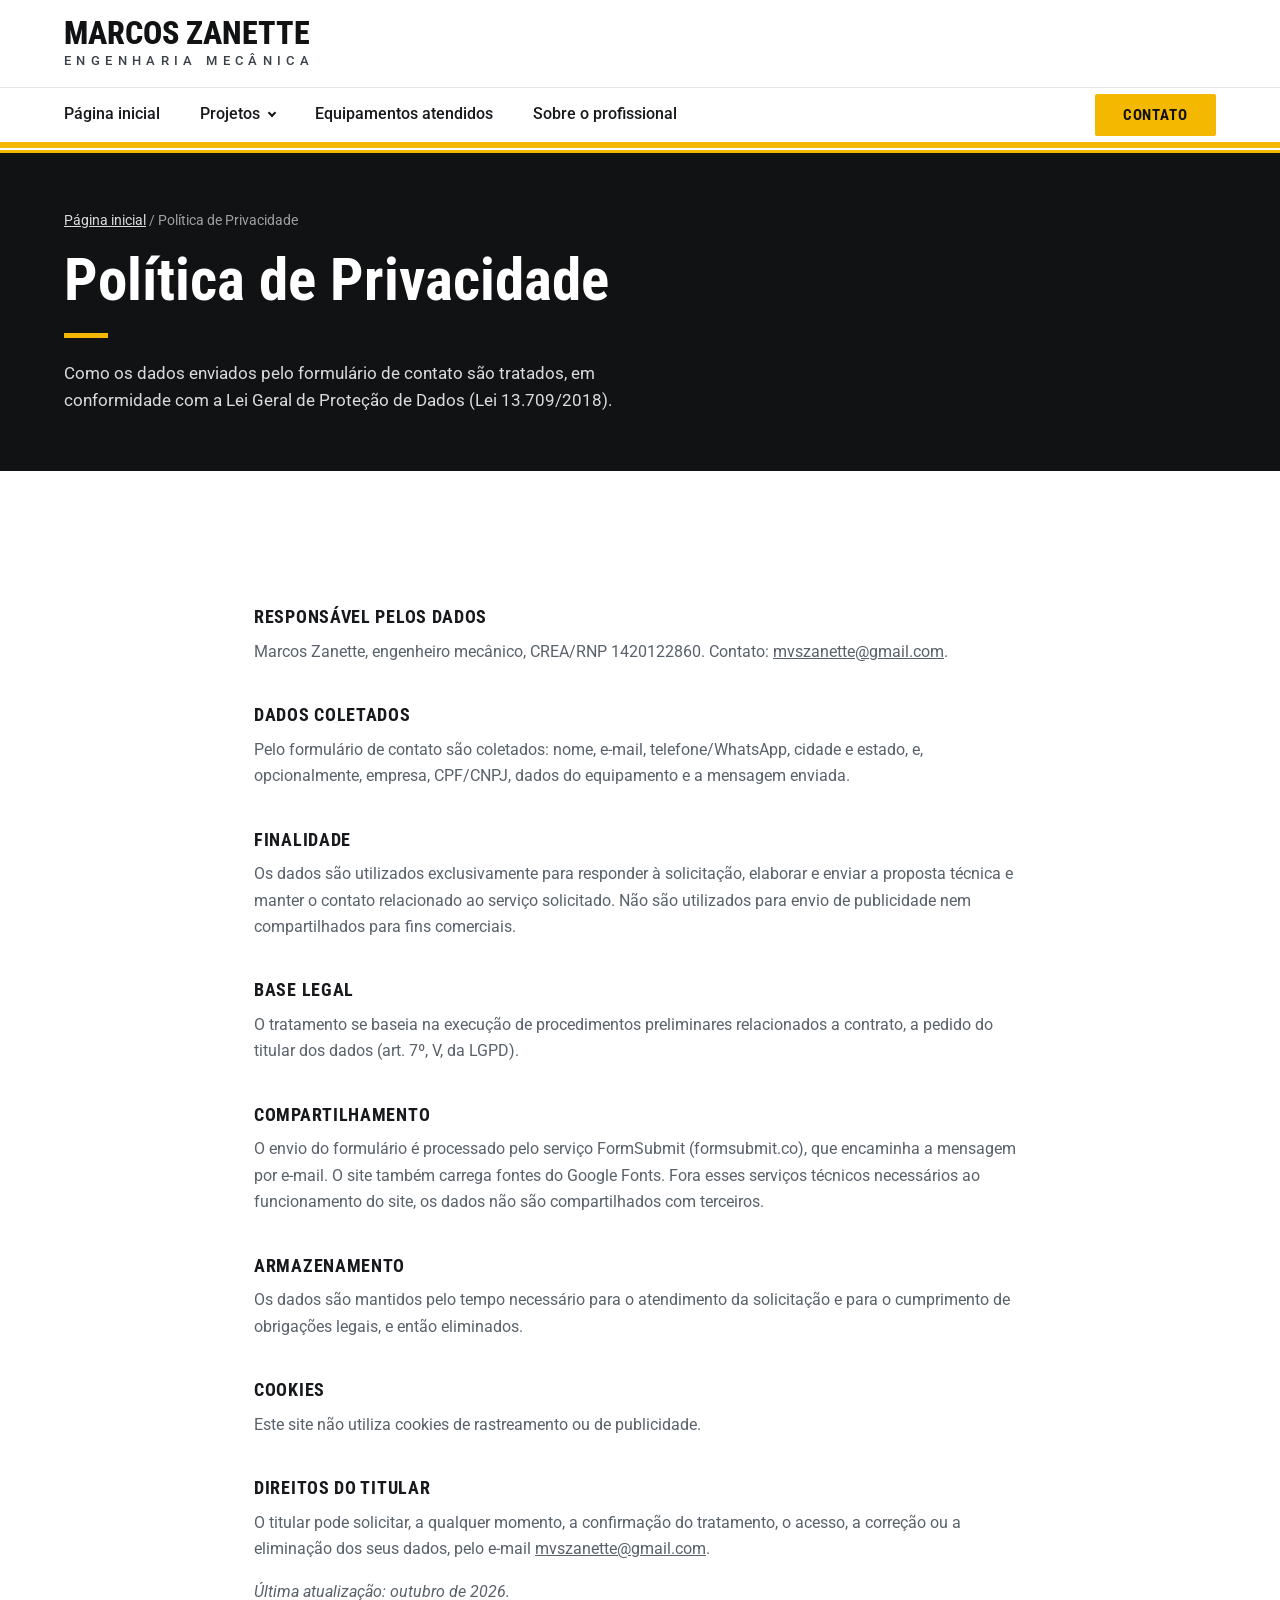
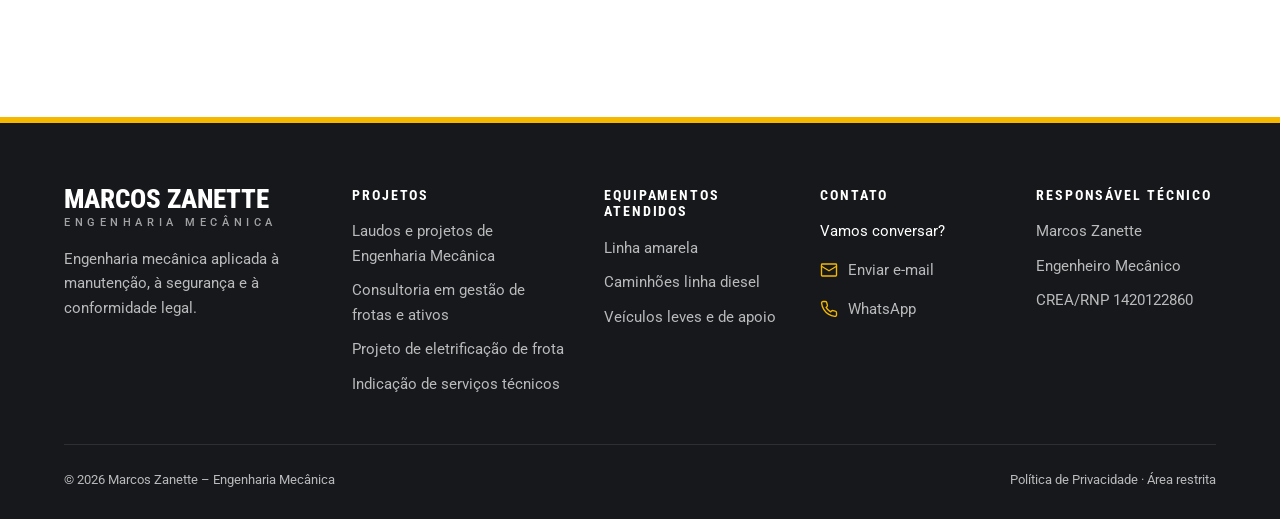
<file: politica-de-privacidade.html>
<!doctype html>
<html lang="pt-BR">
<head>
  <meta charset="utf-8">
  <meta name="viewport" content="width=device-width, initial-scale=1">
  <title>Política de Privacidade | Marcos Zanette Engenharia Mecânica</title>
  <meta name="description" content="Política de privacidade do site Marcos Zanette – Engenharia Mecânica.">
  <meta property="og:title" content="Política de Privacidade | Marcos Zanette Engenharia Mecânica">
  <meta property="og:description" content="Política de privacidade do site Marcos Zanette – Engenharia Mecânica.">
  <meta property="og:type" content="website">
  <meta property="og:locale" content="pt_BR">
  <link rel="icon" href="data:image/svg+xml,%3Csvg xmlns='http://www.w3.org/2000/svg' viewBox='0 0 32 32'%3E%3Crect width='32' height='32' fill='%23f5b800'/%3E%3Ctext x='16' y='21.5' text-anchor='middle' font-family='Arial, sans-serif' font-weight='800' font-size='14' fill='%23111214'%3EMZ%3C/text%3E%3C/svg%3E">
  <link rel="preconnect" href="https://fonts.googleapis.com">
  <link rel="preconnect" href="https://fonts.gstatic.com" crossorigin>
  <link href="https://fonts.googleapis.com/css2?family=Roboto+Condensed:wght@500;600;700;800&family=Roboto:wght@400;500;700&display=swap" rel="stylesheet">
  <link rel="stylesheet" href="styles.css">
  <script src="config.js"></script>
  <script src="main.js" defer></script>
</head>
<body>

  <header class="site-header">
    <div class="header-top">
      <div class="container">
    <a class="logo" href="index.html" aria-label="Marcos Zanette – Engenharia Mecânica, página inicial">
      <span class="logo-name">Marcos Zanette</span>
      <span class="logo-sub">Engenharia Mecânica</span>
    </a>
        <button class="menu-toggle" type="button" aria-label="Abrir menu" aria-expanded="false" aria-controls="menu"><svg class="i" viewBox="0 0 24 24" aria-hidden="true"><path d="M4 6h16M4 12h16M4 18h16"/></svg></button>
      </div>
    </div>
    <nav class="nav" id="menu" aria-label="Principal">
      <div class="container">
        <a href="index.html">Página inicial</a>
        <div class="nav-drop">
          <a class="nav-drop-link" href="projetos.html">Projetos</a>
          <div class="nav-sub">
            <a href="projetos.html#laudos-projetos">Laudos e projetos de Engenharia Mecânica</a>
            <a href="projetos.html#gestao-frotas-ativos">Consultoria em gestão de frotas e ativos</a>
            <a href="projetos.html#eletrificacao">Projeto de eletrificação de frota</a>
            <a href="projetos.html#indicacao">Indicação de serviços técnicos</a>
            <a class="nav-sub-todos" href="projetos.html">Todos os projetos</a>
          </div>
        </div>
        <a href="index.html#equipamentos">Equipamentos atendidos</a>
        <a href="index.html#perfil">Sobre o profissional</a>
        <a class="btn btn-primary" href="index.html#contato">Contato</a>
      </div>
    </nav>
    <div class="header-stripe" aria-hidden="true"></div>
  </header>

  <main>
    <section class="band page-hero">
      <div class="container">
        <nav class="crumbs" aria-label="Você está em"><a href="index.html">Página inicial</a> / Política de Privacidade</nav>
        <h1>Política de Privacidade</h1>
        <p>Como os dados enviados pelo formulário de contato são tratados, em conformidade com a Lei Geral de Proteção de Dados (Lei 13.709/2018).</p>
      </div>
    </section>

    <section>
      <div class="container prose">
        <h2>Responsável pelos dados</h2>
        <p>Marcos Zanette, engenheiro mecânico, CREA/RNP 1420122860. Contato: <a href="mailto:mvszanette@gmail.com" data-email>mvszanette@gmail.com</a>.</p>

        <h2>Dados coletados</h2>
        <p>Pelo formulário de contato são coletados: nome, e-mail, telefone/WhatsApp, cidade e estado, e, opcionalmente, empresa, CPF/CNPJ, dados do equipamento e a mensagem enviada.</p>

        <h2>Finalidade</h2>
        <p>Os dados são utilizados exclusivamente para responder à solicitação, elaborar e enviar a proposta técnica e manter o contato relacionado ao serviço solicitado. Não são utilizados para envio de publicidade nem compartilhados para fins comerciais.</p>

        <h2>Base legal</h2>
        <p>O tratamento se baseia na execução de procedimentos preliminares relacionados a contrato, a pedido do titular dos dados (art. 7º, V, da LGPD).</p>

        <h2>Compartilhamento</h2>
        <p>O envio do formulário é processado pelo serviço FormSubmit (formsubmit.co), que encaminha a mensagem por e-mail. O site também carrega fontes do Google Fonts. Fora esses serviços técnicos necessários ao funcionamento do site, os dados não são compartilhados com terceiros.</p>

        <h2>Armazenamento</h2>
        <p>Os dados são mantidos pelo tempo necessário para o atendimento da solicitação e para o cumprimento de obrigações legais, e então eliminados.</p>

        <h2>Cookies</h2>
        <p>Este site não utiliza cookies de rastreamento ou de publicidade.</p>

        <h2>Direitos do titular</h2>
        <p>O titular pode solicitar, a qualquer momento, a confirmação do tratamento, o acesso, a correção ou a eliminação dos seus dados, pelo e-mail <a href="mailto:mvszanette@gmail.com" data-email>mvszanette@gmail.com</a>.</p>

        <p><em>Última atualização: outubro de 2026.</em></p>
      </div>
    </section>
  </main>

  <footer class="site-footer">
    <div class="container">
      <div class="footer-grid">
        <div class="footer-brand">
          <a class="logo" href="index.html" aria-label="Marcos Zanette – Engenharia Mecânica, página inicial">
      <span class="logo-name">Marcos Zanette</span>
      <span class="logo-sub">Engenharia Mecânica</span>
    </a>
          <p>Engenharia mecânica aplicada à manutenção, à segurança e à conformidade legal.</p>
        </div>
        <div>
          <h3>Projetos</h3>
          <ul>
            <li><a href="projetos.html#laudos-projetos">Laudos e projetos de Engenharia Mecânica</a></li>
            <li><a href="projetos.html#gestao-frotas-ativos">Consultoria em gestão de frotas e ativos</a></li>
            <li><a href="projetos.html#eletrificacao">Projeto de eletrificação de frota</a></li>
            <li><a href="projetos.html#indicacao">Indicação de serviços técnicos</a></li>
          </ul>
        </div>
        <div>
          <h3>Equipamentos atendidos</h3>
          <ul>
            <li><a href="index.html#equipamentos">Linha amarela</a></li>
            <li><a href="index.html#equipamentos">Caminhões linha diesel</a></li>
            <li><a href="index.html#equipamentos">Veículos leves e de apoio</a></li>
          </ul>
        </div>
        <div>
          <h3>Contato</h3>
          <p class="footer-call">Vamos conversar?</p>
          <ul class="footer-contact">
            <li><a href="mailto:mvszanette@gmail.com?subject=Contato%20pelo%20site" data-email="link"><svg class="i" viewBox="0 0 24 24" aria-hidden="true"><rect x="2" y="4" width="20" height="16" rx="1"/><path d="m22 7-10 6L2 7"/></svg>Enviar e-mail</a></li>
            <li><a href="https://wa.me/5532998111414" data-whatsapp="link" target="_blank" rel="noopener"><svg class="i" viewBox="0 0 24 24" aria-hidden="true"><path d="M22 16.92v3a2 2 0 0 1-2.18 2 19.79 19.79 0 0 1-8.63-3.07 19.5 19.5 0 0 1-6-6 19.79 19.79 0 0 1-3.07-8.67A2 2 0 0 1 4.11 2h3a2 2 0 0 1 2 1.72c.13.96.36 1.9.7 2.81a2 2 0 0 1-.45 2.11L8.09 9.91a16 16 0 0 0 6 6l1.27-1.27a2 2 0 0 1 2.11-.45c.91.34 1.85.57 2.81.7A2 2 0 0 1 22 16.92z"/></svg>WhatsApp</a></li>
          </ul>
        </div>
        <div>
          <h3>Responsável técnico</h3>
          <ul>
            <li>Marcos Zanette</li>
            <li>Engenheiro Mecânico</li>
            <li data-config="crea">CREA/RNP 1420122860</li>
          </ul>
        </div>
      </div>
      <div class="footer-bottom">
        <span>© <span id="ano">2026</span> Marcos Zanette – Engenharia Mecânica</span>
        <span><a href="politica-de-privacidade.html">Política de Privacidade</a> · <a href="area-restrita.html" rel="nofollow">Área restrita</a></span>
      </div>
    </div>
  </footer>

</body>
</html>
</file>
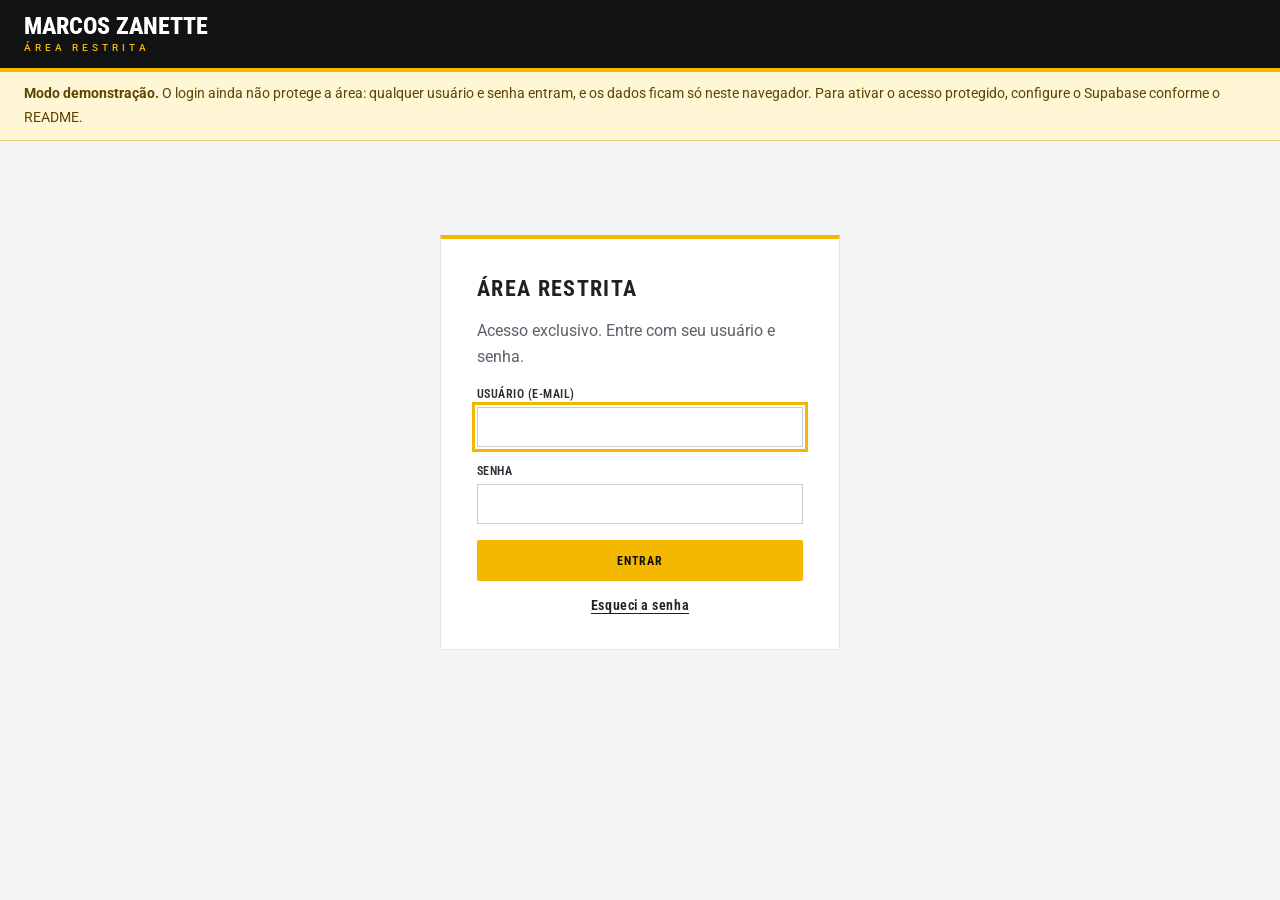
<file: area/art.html>
<!doctype html>
<html lang="pt-BR">
<head>
  <meta charset="utf-8">
  <meta name="viewport" content="width=device-width, initial-scale=1">
  <title>Controle de ART | Área restrita</title>
  <meta name="robots" content="noindex, nofollow">
  <link rel="icon" href="data:image/svg+xml,%3Csvg xmlns='http://www.w3.org/2000/svg' viewBox='0 0 32 32'%3E%3Crect width='32' height='32' fill='%23f5b800'/%3E%3Ctext x='16' y='21.5' text-anchor='middle' font-family='Arial, sans-serif' font-weight='800' font-size='14' fill='%23111214'%3EMZ%3C/text%3E%3C/svg%3E">
  <link rel="preconnect" href="https://fonts.googleapis.com">
  <link rel="preconnect" href="https://fonts.gstatic.com" crossorigin>
  <link href="https://fonts.googleapis.com/css2?family=Roboto+Condensed:wght@500;600;700;800&family=Roboto:wght@400;500;700&display=swap" rel="stylesheet">
  <link rel="stylesheet" href="../styles.css">
  <link rel="stylesheet" href="area.css">
  <script src="../tos-mecanica.js"></script>
  <script type="module" src="art.js"></script>
</head>
<body class="area">

  <header class="site-header">
    <div class="area-esq">
    <a class="logo" href="../index.html" aria-label="Voltar ao site">
      <span class="logo-name">Marcos Zanette</span>
      <span class="logo-sub">Área restrita</span>
    </a>
      <div id="menu-area"></div>
    </div>
    <div class="area-top" id="area-top" hidden>
      <button class="sino" id="btn-alertas" type="button" aria-label="Alertas" aria-controls="painel-alertas" aria-expanded="false">
        <svg class="i" viewBox="0 0 24 24" aria-hidden="true"><path d="M6 8a6 6 0 0 1 12 0c0 7 3 9 3 9H3s3-2 3-9"/><path d="M10.3 21a1.94 1.94 0 0 0 3.4 0"/></svg>
        <span class="contador" id="contador-alertas" hidden>0</span>
      </button>
      <span class="usuario" id="usuario"></span>
      <button class="btn-link" id="btn-sair" type="button">Sair</button>
    </div>
  </header>

  <div class="aviso-demo" id="aviso-demo" hidden>
    <strong>Modo demonstração.</strong> Os dados ficam só neste navegador e os e-mails de alerta não são enviados.
    Para usar de verdade, configure o Supabase conforme o README.
    <button class="btn-link" id="btn-limpar-demo" type="button">Apagar dados de teste</button>
  </div>

  <main class="area-main">
    <!-- ============ PAINEL ============ -->
    <section id="tela-painel" hidden>
      <nav class="trilha" aria-label="Você está em"><a href="index.html">Painel</a> / Controle de ART</nav>
      <div class="area-cabecalho">
        <h1>Controle de ART</h1>
        <div class="area-acoes">
          <button class="btn btn-primary" id="btn-importar" type="button">Importar PDF</button>
          <button class="btn btn-claro" id="btn-nova" type="button">Cadastrar manualmente</button>
          <button class="btn btn-claro" id="btn-exportar" type="button">Exportar planilha</button>
        </div>
      </div>

      <div class="faixa-alertas" id="faixa-alertas" hidden></div>

      <div class="resumo" id="resumo"></div>

      <div class="filtros">
        <input type="search" id="busca" placeholder="Buscar por número, cliente, serviço ou TOS" aria-label="Buscar">
        <select id="filtro-crea" aria-label="CREA">
          <option value="">Todos os CREAs</option>
          <option value="MG">CREA-MG</option>
          <option value="RJ">CREA-RJ</option>
          <option value="SP">CREA-SP</option>
          <option value="Outro">Outro</option>
        </select>
        <select id="filtro-situacao" aria-label="Situação">
          <option value="">Todas as situações</option>
          <option value="vencendo">Vence em até 30 dias</option>
          <option value="vencida">Vencida sem baixa</option>
          <option value="ativa">Ativa</option>
          <option value="baixada">Baixada</option>
          <option value="sem-data">Sem data de término</option>
        </select>
      </div>

      <div class="tabela-wrap">
        <table class="tabela" id="tabela">
          <thead>
            <tr>
              <th>ART</th>
              <th>CREA</th>
              <th>Cliente</th>
              <th>Serviço</th>
              <th>Início</th>
              <th>Fim previsto</th>
              <th>Situação</th>
            </tr>
          </thead>
          <tbody></tbody>
        </table>
        <p class="vazio" id="vazio" hidden>Nenhuma ART cadastrada ainda. Use <b>Importar PDF</b> para subir uma ART ou o relatório do CREA.</p>
      </div>
    </section>
  </main>

  <!-- ============ ALERTAS ============ -->
  <aside class="gaveta" id="painel-alertas" hidden aria-label="Alertas">
    <div class="gaveta-cab">
      <h2>Alertas</h2>
      <button class="btn-link" id="fechar-alertas" type="button">Fechar</button>
    </div>
    <div id="lista-alertas"></div>
  </aside>

  <!-- ============ DETALHE DA ART ============ -->
  <dialog class="dialogo" id="dlg-art"></dialog>

  <!-- ============ IMPORTAÇÃO ============ -->
  <dialog class="dialogo largo" id="dlg-importar">
    <div class="dlg-cab">
      <h2>Importar PDF</h2>
      <button class="btn-link" data-fechar type="button">Fechar</button>
    </div>
    <div class="dlg-corpo">
      <p class="dica" id="dica-vinculo" hidden></p>
      <label class="soltar" id="soltar">
        <input type="file" id="arquivos" accept="application/pdf" multiple>
        <strong>Selecione ou arraste os PDFs aqui</strong>
        <span>ART individual do CREA-MG ou CREA-RJ, ou o relatório “ARTs (Todas)” do CREA-MG. Pode enviar vários de uma vez.</span>
      </label>
      <div id="status-importacao" role="status"></div>
      <div id="previa" hidden>
        <label class="marcar-todas"><input type="checkbox" id="marcar-vencidas"> Marcar todas as ARTs com fim já passado como <b>já baixadas</b></label>
        <p class="dica">O relatório do CREA não informa se a ART já teve baixa. Marque as que já foram baixadas para não gerar alertas de pendência.</p>
        <div class="tabela-wrap">
          <table class="tabela compacta">
            <thead><tr><th>Importar</th><th>ART</th><th>Cliente</th><th>Fim previsto</th><th>Situação</th><th>Já baixada?</th><th>Cadastro</th></tr></thead>
            <tbody id="previa-linhas"></tbody>
          </table>
        </div>
      </div>
    </div>
    <div class="dlg-rodape">
      <button class="btn btn-claro" data-fechar type="button">Cancelar</button>
      <button class="btn btn-primary" id="btn-confirmar-importacao" type="button" disabled>Importar</button>
    </div>
  </dialog>

  <div class="toast" id="toast" role="status" hidden></div>
</body>
</html>
</file>
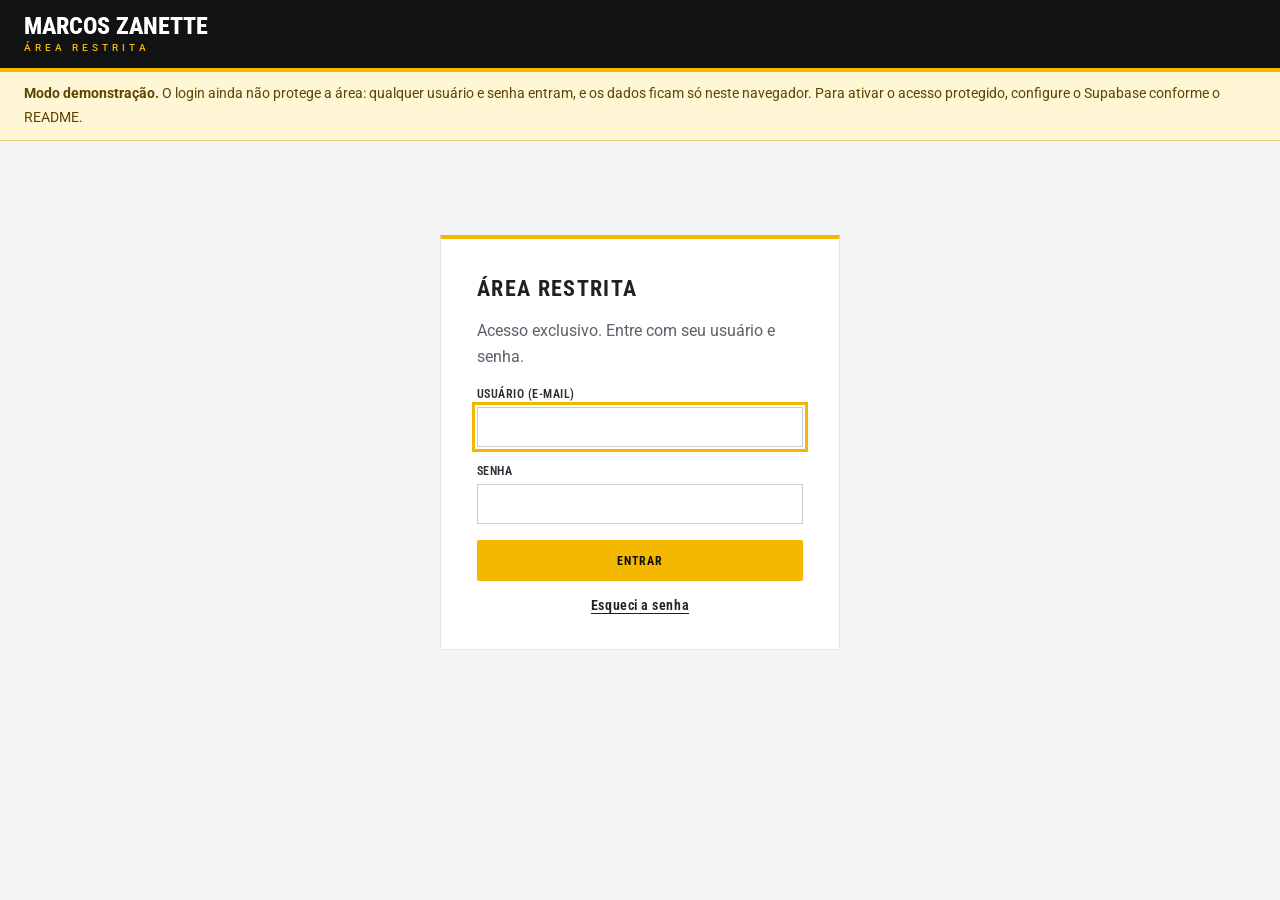
<file: area/demandas.html>
<!doctype html>
<html lang="pt-BR">
<head>
  <meta charset="utf-8">
  <meta name="viewport" content="width=device-width, initial-scale=1">
  <title>Controle de demandas | Área restrita</title>
  <meta name="robots" content="noindex, nofollow">
  <link rel="icon" href="data:image/svg+xml,%3Csvg xmlns='http://www.w3.org/2000/svg' viewBox='0 0 32 32'%3E%3Crect width='32' height='32' fill='%23f5b800'/%3E%3Ctext x='16' y='21.5' text-anchor='middle' font-family='Arial, sans-serif' font-weight='800' font-size='14' fill='%23111214'%3EMZ%3C/text%3E%3C/svg%3E">
  <link rel="preconnect" href="https://fonts.googleapis.com">
  <link rel="preconnect" href="https://fonts.gstatic.com" crossorigin>
  <link href="https://fonts.googleapis.com/css2?family=Roboto+Condensed:wght@500;600;700;800&family=Roboto:wght@400;500;700&display=swap" rel="stylesheet">
  <link rel="stylesheet" href="../styles.css">
  <link rel="stylesheet" href="area.css">
  <script type="module" src="demandas.js"></script>
</head>
<body class="area">

  <header class="site-header">
    <div class="area-esq">
    <a class="logo" href="../index.html" aria-label="Voltar ao site">
      <span class="logo-name">Marcos Zanette</span>
      <span class="logo-sub">Área restrita</span>
    </a>
      <div id="menu-area"></div>
    </div>
    <div class="area-top" id="area-top" hidden>
      <span class="usuario" id="usuario"></span>
      <button class="btn-link" id="btn-sair" type="button">Sair</button>
    </div>
  </header>

  <div class="aviso-demo" id="aviso-demo" hidden>
    <strong>Modo demonstração.</strong> Os dados ficam só neste navegador e os e-mails de alerta não são enviados.
    Para usar de verdade, configure o Supabase conforme o README.
    <button class="btn-link" id="btn-limpar-demo" type="button">Apagar dados de teste</button>
  </div>

  <main class="area-main">
    <section id="tela" hidden>
      <nav class="trilha" aria-label="Você está em"><a href="index.html">Painel</a> / Controle de demandas</nav>
      <div class="area-cabecalho">
        <h1>Controle de demandas</h1>
        <div class="area-acoes">
          <button class="btn btn-primary" id="btn-nova" type="button">Nova demanda</button>
          <button class="btn btn-claro" id="btn-colar" type="button">Colar e-mail do site</button>
          <button class="btn btn-claro" id="btn-exportar" type="button">Exportar planilha</button>
        </div>
      </div>

      <div class="etapas" id="etapas" role="group" aria-label="Filtrar por etapa"></div>

      <div class="filtros filtros-2">
        <input type="search" id="busca" placeholder="Buscar por serviço, cliente, contato ou cidade" aria-label="Buscar">
        <select id="filtro-origem" aria-label="Origem"></select>
      </div>

      <div class="tabela-wrap">
        <table class="tabela" id="tabela">
          <thead>
            <tr>
              <th>Recebida</th>
              <th>Serviço</th>
              <th>Cliente</th>
              <th>Etapa</th>
              <th class="num">Valor</th>
              <th>Prazo</th>
              <th>Origem</th>
            </tr>
          </thead>
          <tbody></tbody>
        </table>
        <p class="vazio" id="vazio" hidden>Nenhuma demanda nesta etapa. Use <b>Nova demanda</b> ou <b>Colar e-mail do site</b>.</p>
      </div>
    </section>
  </main>

  <dialog class="dialogo" id="dlg-demanda"></dialog>

  <dialog class="dialogo" id="dlg-colar">
    <form method="dialog" id="form-colar">
      <div class="dlg-cab">
        <h2>Colar e-mail do site</h2>
        <button class="btn-link" data-fechar type="button">Fechar</button>
      </div>
      <div class="dlg-corpo">
        <p class="dica">Abra o e-mail "Solicitação de proposta" que chegou pelo formulário do site, selecione todo o texto (Ctrl + A), copie e cole abaixo. Os dados do cliente e do serviço são preenchidos sozinhos.</p>
        <label>Texto do e-mail<textarea id="texto-email" rows="12" required></textarea></label>
      </div>
      <div class="dlg-rodape">
        <button class="btn btn-claro" data-fechar type="button">Cancelar</button>
        <button class="btn btn-primary" type="submit" value="ler">Ler e-mail</button>
      </div>
    </form>
  </dialog>

  <div class="toast" id="toast" role="status" hidden></div>
</body>
</html>
</file>
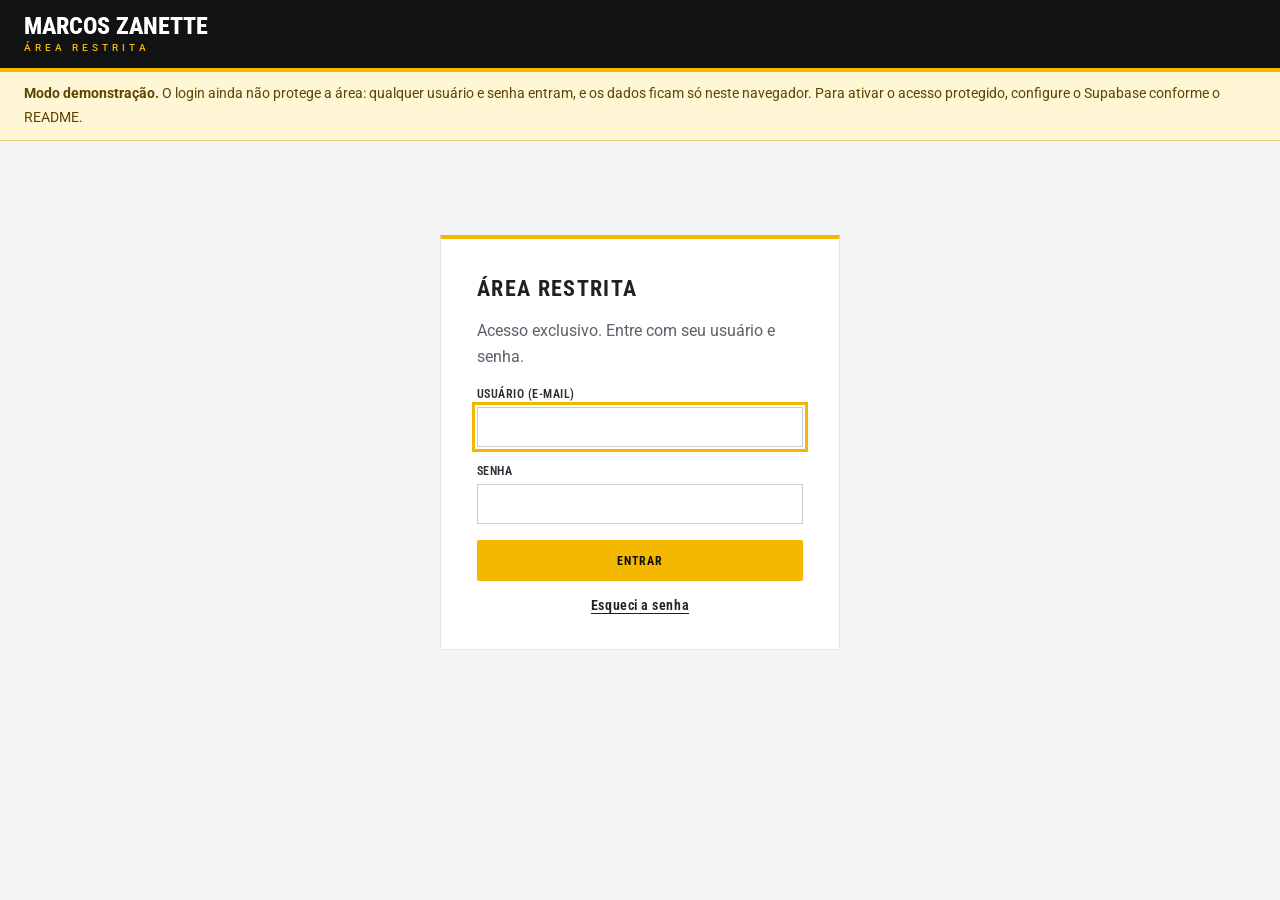
<file: area/financeiro.html>
<!doctype html>
<html lang="pt-BR">
<head>
  <meta charset="utf-8">
  <meta name="viewport" content="width=device-width, initial-scale=1">
  <title>Controle financeiro | Área restrita</title>
  <meta name="robots" content="noindex, nofollow">
  <link rel="icon" href="data:image/svg+xml,%3Csvg xmlns='http://www.w3.org/2000/svg' viewBox='0 0 32 32'%3E%3Crect width='32' height='32' fill='%23f5b800'/%3E%3Ctext x='16' y='21.5' text-anchor='middle' font-family='Arial, sans-serif' font-weight='800' font-size='14' fill='%23111214'%3EMZ%3C/text%3E%3C/svg%3E">
  <link rel="preconnect" href="https://fonts.googleapis.com">
  <link rel="preconnect" href="https://fonts.gstatic.com" crossorigin>
  <link href="https://fonts.googleapis.com/css2?family=Roboto+Condensed:wght@500;600;700;800&family=Roboto:wght@400;500;700&display=swap" rel="stylesheet">
  <link rel="stylesheet" href="../styles.css">
  <link rel="stylesheet" href="area.css">
  <script type="module" src="financeiro.js"></script>
</head>
<body class="area">

  <header class="site-header">
    <div class="area-esq">
    <a class="logo" href="../index.html" aria-label="Voltar ao site">
      <span class="logo-name">Marcos Zanette</span>
      <span class="logo-sub">Área restrita</span>
    </a>
      <div id="menu-area"></div>
    </div>
    <div class="area-top" id="area-top" hidden>
      <span class="usuario" id="usuario"></span>
      <button class="btn-link" id="btn-sair" type="button">Sair</button>
    </div>
  </header>

  <div class="aviso-demo" id="aviso-demo" hidden>
    <strong>Modo demonstração.</strong> Os dados ficam só neste navegador e os e-mails de alerta não são enviados.
    Para usar de verdade, configure o Supabase conforme o README.
    <button class="btn-link" id="btn-limpar-demo" type="button">Apagar dados de teste</button>
  </div>

  <main class="area-main">
    <section id="tela" hidden>
      <nav class="trilha" aria-label="Você está em"><a href="index.html">Painel</a> / Controle financeiro</nav>
      <div class="area-cabecalho">
        <h1>Controle financeiro</h1>
        <div class="area-acoes">
          <button class="btn btn-primary" id="btn-receita" type="button">Nova receita</button>
          <button class="btn btn-claro" id="btn-despesa" type="button">Nova despesa</button>
          <button class="btn btn-claro" id="btn-exportar" type="button">Exportar planilha</button>
        </div>
      </div>

      <div class="filtros filtros-4">
        <input type="search" id="busca" placeholder="Buscar por descrição, cliente ou categoria" aria-label="Buscar">
        <select id="periodo" aria-label="Período"></select>
        <select id="filtro-tipo" aria-label="Tipo">
          <option value="">Receitas e despesas</option>
          <option value="receita">Receitas</option>
          <option value="despesa">Despesas</option>
        </select>
        <select id="filtro-situacao" aria-label="Situação">
          <option value="">Todas as situações</option>
          <option value="pago">Recebido / pago</option>
          <option value="pendente">A receber / a pagar</option>
          <option value="atrasado">Atrasado / vencido</option>
        </select>
      </div>

      <div class="kpis" id="resumo"></div>

      <div class="tabela-wrap">
        <table class="tabela" id="tabela">
          <thead>
            <tr>
              <th>Data</th>
              <th>Tipo</th>
              <th>Descrição</th>
              <th>Cliente / fornecedor</th>
              <th>Categoria</th>
              <th>Vencimento</th>
              <th class="num">Valor</th>
              <th>Situação</th>
            </tr>
          </thead>
          <tbody></tbody>
        </table>
        <p class="vazio" id="vazio" hidden>Nenhum lançamento no período. Use <b>Nova receita</b> ou <b>Nova despesa</b>.</p>
      </div>

      <h2 class="subtitulo-area">Resumo mensal</h2>
      <p class="dica">Valores efetivamente recebidos e pagos em cada mês (regime de caixa).</p>
      <div class="tabela-wrap">
        <table class="tabela compacta" id="tabela-mensal">
          <thead><tr><th>Mês</th><th class="num">Recebido</th><th class="num">Gastos</th><th class="num">Resultado</th></tr></thead>
          <tbody></tbody>
          <tfoot></tfoot>
        </table>
      </div>
    </section>
  </main>

  <dialog class="dialogo" id="dlg-lanc"></dialog>

  <div class="toast" id="toast" role="status" hidden></div>
</body>
</html>
</file>
<file: styles.css>
/* ============================================================
   Marcos Zanette – Engenharia Mecânica
   Fundo branco, grafite e amarelo industrial, títulos condensados
   (layout inspirado no site da Caterpillar)
   ============================================================ */
:root {
  --yellow: #f5b800;
  --yellow-dark: #d9a300;
  --black: #111214;
  --graphite-900: #16181b;
  --graphite-800: #1f2328;
  --graphite-700: #2b3036;
  --graphite-600: #3b4148;
  --gray-500: #6b737b;
  --gray-300: #c9ced3;
  --gray-200: #e3e6e9;
  --gray-100: #f3f4f5;
  --white: #ffffff;
  --text: #1e2125;
  --muted: #59616a;
  --radius: 2px;
  --font-head: "Roboto Condensed", "Arial Narrow", Arial, sans-serif;
  --font-body: "Roboto", "Segoe UI", Arial, sans-serif;
  --header-h: 72px; /* cabeçalho da área restrita */
  --top-h: 88px; /* linha do logo */
  --nav-h: 54px; /* linha do menu */
  --stripe-h: 11px; /* faixa amarela */
}

*,
*::before,
*::after {
  box-sizing: border-box;
}

html {
  scroll-behavior: smooth;
  scroll-padding-top: calc(var(--nav-h) + var(--stripe-h) + 16px);
}

body {
  margin: 0;
  font-family: var(--font-body);
  font-size: 16px;
  line-height: 1.65;
  color: var(--text);
  background: var(--white);
}

svg {
  display: block;
}

a {
  color: inherit;
}

h1,
h2,
h3 {
  font-family: var(--font-head);
  line-height: 1.2;
  margin: 0 0 0.6em;
}

p {
  margin: 0 0 1em;
}

.container {
  width: 100%;
  max-width: 1200px;
  margin: 0 auto;
  padding: 0 24px;
}

section {
  padding: 96px 0;
}

.bg-gray {
  background: var(--gray-100);
}

/* Título de seção: condensado, com barra amarela curta */
.section-title {
  font-size: clamp(1.9rem, 3.4vw, 2.6rem);
  font-weight: 700;
  line-height: 1.1;
  color: var(--graphite-900);
  margin-bottom: 28px;
  text-wrap: balance;
}

.section-title::after {
  content: "";
  display: block;
  width: 48px;
  height: 5px;
  margin-top: 18px;
  background: var(--yellow);
}

.center {
  text-align: center;
}

.center .section-title::after {
  margin-left: auto;
  margin-right: auto;
}

.section-intro {
  max-width: 720px;
  color: var(--muted);
  font-size: 1.05rem;
  margin-bottom: 48px;
}

.center .section-intro {
  margin-left: auto;
  margin-right: auto;
}

/* ---------- Botões ---------- */
.btn {
  display: inline-flex;
  align-items: center;
  justify-content: center;
  gap: 10px;
  padding: 15px 28px;
  border: 2px solid transparent;
  border-radius: var(--radius);
  font: 700 0.95rem var(--font-head);
  letter-spacing: 0.06em;
  text-transform: uppercase;
  text-decoration: none;
  cursor: pointer;
  transition: background 0.15s, color 0.15s, border-color 0.15s;
}

.btn-primary {
  background: var(--yellow);
  color: var(--black);
}

.btn-primary:hover {
  background: var(--yellow-dark);
}

.btn-outline {
  border-color: rgba(255, 255, 255, 0.7);
  color: var(--white);
}

.btn-outline:hover {
  border-color: var(--yellow);
  color: var(--yellow);
}

.btn-dark {
  background: var(--graphite-900);
  color: var(--white);
}

.btn-dark:hover {
  background: var(--graphite-700);
}

.link-arrow {
  font: 700 0.85rem var(--font-head);
  letter-spacing: 0.06em;
  text-transform: uppercase;
  text-decoration: none;
  color: var(--graphite-900);
  border-bottom: 2px solid var(--yellow);
  padding-bottom: 2px;
}

.link-arrow:hover {
  color: var(--graphite-600);
}

a:focus-visible,
button:focus-visible,
input:focus-visible,
select:focus-visible,
textarea:focus-visible,
summary:focus-visible {
  outline: 3px solid var(--yellow);
  outline-offset: 2px;
}

/* Ícones de traço */
svg.i {
  fill: none;
  stroke: currentColor;
  stroke-width: 1.8;
  stroke-linecap: round;
  stroke-linejoin: round;
}

/* Check em círculo (padrão das listas) */
.checks {
  list-style: none;
  margin: 0;
  padding: 0;
  display: grid;
  gap: 16px;
}

.checks li {
  display: flex;
  gap: 14px;
  align-items: flex-start;
}

.ck {
  flex: none;
  width: 24px;
  height: 24px;
  margin-top: 1px;
}

.ck circle {
  fill: var(--graphite-900);
}

.ck path {
  fill: none;
  stroke: var(--yellow);
  stroke-width: 2.6;
  stroke-linecap: round;
  stroke-linejoin: round;
}



.checks strong {
  display: block;
  color: var(--graphite-900);
}


.checks span {
  color: var(--muted);
}


/* ---------- Cabeçalho ----------
   Linha do logo, linha do menu e faixa amarela. Ao rolar a página, a linha
   do logo sai da tela e o menu com a faixa fica fixo no topo. */
.site-header {
  position: sticky;
  top: calc(-1 * var(--top-h));
  z-index: 50;
  background: var(--white);
}

.header-top {
  height: var(--top-h);
  border-bottom: 1px solid var(--gray-200);
}

.header-top .container {
  height: 100%;
  display: flex;
  align-items: center;
  justify-content: space-between;
}

/* Logo só em texto. O tamanho é definido em .logo; a segunda linha acompanha a largura do nome. */
.logo {
  display: inline-flex;
  flex-direction: column;
  align-items: flex-start;
  font-size: 2rem;
  color: var(--black);
  text-decoration: none;
}

.logo-name {
  font: 800 1em/0.9 var(--font-head);
  text-transform: uppercase;
  white-space: nowrap;
}

.logo-sub {
  margin-top: 0.6em;
  font: 500 0.4em/1 var(--font-body);
  letter-spacing: 0.42em;
  text-transform: uppercase;
  white-space: nowrap;
  color: var(--graphite-600);
}

.nav .container {
  height: var(--nav-h);
  display: flex;
  align-items: center;
  gap: 40px;
}

.nav a:not(.btn) {
  padding: 6px 0;
  border-bottom: 3px solid transparent;
  font: 500 1rem var(--font-body);
  color: var(--graphite-900);
  text-decoration: none;
}

.nav a:not(.btn):hover {
  border-bottom-color: var(--yellow);
}

.nav .btn {
  margin-left: auto;
  padding: 10px 26px;
}

.nav-drop {
  position: relative;
  display: flex;
  align-items: center;
  align-self: stretch;
}

.nav-drop-link::after {
  content: "";
  display: inline-block;
  width: 6px;
  height: 6px;
  margin: 0 0 3px 9px;
  border-right: 2px solid currentColor;
  border-bottom: 2px solid currentColor;
  transform: rotate(45deg);
}

.nav-sub {
  position: absolute;
  top: 100%;
  left: -18px;
  z-index: 60;
  display: none;
  min-width: 330px;
  padding: 8px 0;
  background: var(--white);
  border-top: 4px solid var(--yellow);
  box-shadow: 0 16px 36px rgba(17, 18, 20, 0.18);
}

.nav-drop:hover .nav-sub,
.nav-drop:focus-within .nav-sub {
  display: block;
}

.nav .nav-sub a {
  display: block;
  padding: 11px 18px;
  border-bottom: 0;
  font-size: 0.95rem;
}

.nav .nav-sub a:hover {
  background: var(--gray-100);
}

.nav .nav-sub .nav-sub-todos {
  margin-top: 6px;
  padding-top: 13px;
  border-top: 1px solid var(--gray-200);
  font-weight: 700;
}

.header-stripe {
  height: var(--stripe-h);
  background: linear-gradient(var(--yellow) 0 6px, var(--white) 6px 8px, var(--yellow) 8px);
}

.menu-toggle {
  display: none;
  align-items: center;
  justify-content: center;
  width: 48px;
  height: 48px;
  margin-right: -10px;
  background: none;
  border: 0;
  color: var(--graphite-900);
  cursor: pointer;
}

.menu-toggle svg {
  width: 28px;
  height: 28px;
}

/* ---------- Faixa do topo (foto à direita, texto sobre o preto) ---------- */
.band {
  position: relative;
  isolation: isolate;
  overflow: hidden;
  padding: 0;
  background: var(--black);
  color: var(--white);
}

.band::before,
.band::after {
  content: "";
  position: absolute;
  top: 0;
  right: 0;
  bottom: 0;
  width: 64%;
}

.band::before {
  z-index: -2;
  background: var(--band-img, none) center / cover no-repeat;
}

.band::after {
  z-index: -1;
  background: linear-gradient(90deg, var(--black), rgba(17, 18, 20, 0.8) 25%, rgba(17, 18, 20, 0.25) 60%, rgba(17, 18, 20, 0));
}

.band .container {
  min-height: 380px;
  display: flex;
  flex-direction: column;
  justify-content: center;
  align-items: flex-start;
  padding-block: 56px;
}

.band h1 {
  max-width: 600px;
  margin: 0;
  font: 700 clamp(2.3rem, 4.6vw, 3.7rem)/1.04 var(--font-head);
  text-wrap: balance;
}

.band h1::after {
  content: "";
  display: block;
  width: 44px;
  height: 5px;
  margin-top: 22px;
  background: var(--yellow);
}

.band-lead,
.band p {
  max-width: 600px;
  margin: 22px 0 0;
  font-size: 1.05rem;
  color: rgba(255, 255, 255, 0.85);
}

.band-lead + .band-lead {
  margin-top: 12px;
}

.hero-actions {
  display: flex;
  flex-wrap: wrap;
  gap: 14px;
  margin-top: 30px;
}

.hero-actions .btn {
  padding: 12px 24px;
}

.page-hero .container {
  min-height: 300px;
}

.crumbs {
  margin-bottom: 18px;
  font-size: 0.85rem;
  color: rgba(255, 255, 255, 0.6);
}

.crumbs a {
  color: rgba(255, 255, 255, 0.85);
}

/* ---------- Números ---------- */
.stats {
  padding: 56px 0;
  background: var(--gray-100);
}

.stats-grid {
  display: grid;
  grid-template-columns: repeat(4, 1fr);
  gap: 24px;
  text-align: center;
}

.stat strong {
  display: block;
  font: 800 clamp(2.6rem, 4.4vw, 3.4rem) / 1 var(--font-head);
  color: var(--graphite-900);
}

.stat strong::after {
  content: "";
  display: block;
  width: 32px;
  height: 4px;
  margin: 14px auto 12px;
  background: var(--yellow);
}

.stat span {
  font: 600 0.85rem var(--font-head);
  letter-spacing: 0.1em;
  text-transform: uppercase;
  color: var(--muted);
}

.scope {
  margin-top: 40px;
  padding-top: 26px;
  border-top: 1px solid var(--gray-300);
  display: flex;
  flex-wrap: wrap;
  justify-content: center;
  gap: 12px 48px;
  font-size: 0.95rem;
  color: var(--muted);
}

.scope b {
  font: 700 0.8rem var(--font-head);
  letter-spacing: 0.12em;
  text-transform: uppercase;
  color: var(--graphite-900);
  margin-right: 8px;
}

/* ---------- Imagem com reserva (até a foto chegar) ---------- */
.photo {
  background:
    var(--photo, none),
    url("img/placeholder.svg") center / 64px no-repeat,
    var(--graphite-800);
}

/* ---------- Laudo NR-12 ---------- */
.feature {
  display: grid;
  grid-template-columns: 1fr 1.1fr;
  gap: 64px;
  align-items: center;
}

.feature-img {
  aspect-ratio: 4 / 5;
  border-bottom: 6px solid var(--yellow);
  --photo: url("img/nr12.jpg") center / cover no-repeat;
}

.elec-img {
  --photo: url("img/eletrificacao.jpg") center / cover no-repeat;
}

.feature .checks {
  margin: 8px 0 36px;
}

.feature .note {
  margin: 0 0 28px;
}

.feature-actions {
  display: flex;
  flex-wrap: wrap;
  align-items: center;
  gap: 24px 32px;
}

.subhead {
  font: 700 1rem var(--font-head);
  letter-spacing: 0.1em;
  text-transform: uppercase;
  color: var(--graphite-900);
  margin: 72px 0 24px;
}





.chips {
  list-style: none;
  margin: 0;
  padding: 0;
  display: flex;
  flex-wrap: wrap;
  gap: 10px;
}

.chips li {
  padding: 8px 14px;
  border: 1px solid var(--gray-300);
  font: 600 0.82rem var(--font-head);
  letter-spacing: 0.03em;
  color: var(--graphite-700);
}

/* ---------- Equipamentos (uma foto ao lado dos grupos em tópicos) ---------- */
.equip-layout {
  display: grid;
  grid-template-columns: 0.9fr 1.1fr;
  gap: 64px;
  align-items: stretch;
}

.equip-foto {
  min-height: 420px;
  border-bottom: 6px solid var(--yellow);
}

.equip-grupos {
  display: grid;
  gap: 16px;
}

.equip-grupo {
  padding: 22px 26px;
  background: var(--white);
  border-left: 4px solid var(--yellow);
}

.equip-grupo h3 {
  display: flex;
  align-items: center;
  gap: 12px;
  margin: 0 0 14px;
  font-size: 1.15rem;
  color: var(--graphite-900);
}

.equip-grupo h3 svg {
  width: 24px;
  height: 24px;
  color: var(--yellow-dark);
}

.equip-grupo ul {
  list-style: none;
  margin: 0;
  padding: 0;
  display: grid;
  grid-template-columns: repeat(auto-fill, minmax(190px, 1fr));
  gap: 8px 20px;
  font-size: 0.95rem;
  color: var(--graphite-700);
}

.equip-grupo li {
  display: flex;
  align-items: flex-start;
  gap: 10px;
}

.equip-grupo li::before {
  content: "";
  flex: none;
  width: 6px;
  height: 6px;
  margin-top: 0.6em;
  background: var(--graphite-900);
}

/* ---------- Projetos (cards com foto no topo) ---------- */
.svc-grid {
  display: grid;
  grid-template-columns: repeat(3, 1fr);
  gap: 28px;
}

.svc {
  display: flex;
  flex-direction: column;
  background: var(--white);
  border: 1px solid var(--gray-200);
  border-radius: 6px;
  overflow: hidden;
  box-shadow: 0 4px 18px rgba(17, 18, 20, 0.06);
  transition: box-shadow 0.2s, transform 0.2s;
}

.svc:hover {
  box-shadow: 0 10px 28px rgba(17, 18, 20, 0.12);
  transform: translateY(-2px);
}

.svc-img {
  position: relative;
  aspect-ratio: 16 / 10;
  background:
    linear-gradient(rgba(17, 18, 20, 0.28), rgba(17, 18, 20, 0.28)),
    var(--photo, none),
    url("img/placeholder.svg") center / 48px no-repeat,
    var(--graphite-700);
}

.svc-icon {
  width: 52px;
  height: 52px;
  display: grid;
  place-items: center;
  border-radius: 50%;
  background: var(--yellow);
  color: var(--black);
  box-shadow: 0 0 0 4px var(--white);
}

.svc-img .svc-icon {
  position: absolute;
  left: 24px;
  bottom: -26px;
}

.svc-icon svg {
  width: 26px;
  height: 26px;
}

.svc-body {
  flex: 1;
  display: flex;
  flex-direction: column;
  padding: 40px 24px 26px;
}

.svc-body h3 {
  font-size: 1.08rem;
  color: var(--graphite-900);
  margin-bottom: 10px;
}

.svc-body p {
  flex: 1;
  margin-bottom: 18px;
  font-size: 0.94rem;
  color: var(--muted);
}

.svc-body .link-arrow {
  align-self: flex-start;
}

.svc-itens {
  list-style: none;
  margin: 0 0 22px;
  padding: 16px 0 0;
  border-top: 1px solid var(--gray-200);
  display: grid;
  gap: 8px;
  font-size: 0.92rem;
  color: var(--graphite-700);
}

.svc-itens li {
  display: flex;
  align-items: flex-start;
  gap: 10px;
}

.svc-itens li::before {
  content: "";
  flex: none;
  width: 6px;
  height: 6px;
  margin-top: 0.6em;
  background: var(--yellow);
}

/* Destaque do Laudo NR-12: bloco escuro com foto */
.nr12-bloco {
  display: grid;
  grid-template-columns: 0.85fr 1.15fr;
  margin-bottom: 32px;
  background: var(--graphite-900);
  color: var(--white);
}

.nr12-bloco-img {
  min-height: 360px;
}

.nr12-bloco-corpo {
  padding: 44px 48px;
}

.selo {
  display: inline-block;
  margin-bottom: 16px;
  padding: 5px 12px;
  background: var(--yellow);
  color: var(--black);
  font: 700 0.75rem var(--font-head);
  letter-spacing: 0.12em;
  text-transform: uppercase;
}

.nr12-bloco h3 {
  margin-bottom: 14px;
  font-size: clamp(1.6rem, 2.8vw, 2.2rem);
  line-height: 1.1;
}

.nr12-bloco p {
  color: rgba(255, 255, 255, 0.8);
}

.nr12-bloco .checks {
  margin-bottom: 28px;
}

.nr12-bloco .ck circle {
  fill: var(--yellow);
}

.nr12-bloco .ck path {
  stroke: var(--black);
}

.nr12-bloco .checks strong {
  color: var(--white);
}

.nr12-bloco .checks span {
  color: rgba(255, 255, 255, 0.7);
}

.nr12-bloco .link-arrow {
  color: var(--white);
}

.nr12-bloco-sub {
  margin: 0 0 12px;
  font: 700 0.85rem var(--font-head);
  letter-spacing: 0.1em;
  text-transform: uppercase;
  color: var(--yellow);
}

.nr12-bloco-tags {
  list-style: none;
  margin: 0 0 30px;
  padding: 0;
  display: flex;
  flex-wrap: wrap;
  gap: 8px;
}

.nr12-bloco-tags li {
  padding: 6px 12px;
  border: 1px solid rgba(255, 255, 255, 0.25);
  font-size: 0.88rem;
  color: rgba(255, 255, 255, 0.85);
}

.proj-mais {
  display: flex;
  flex-wrap: wrap;
  align-items: center;
  justify-content: space-between;
  gap: 20px 32px;
  margin-top: 32px;
  padding-top: 28px;
  border-top: 1px solid var(--gray-200);
}

.proj-mais p {
  flex: 1 1 480px;
  margin: 0;
  color: var(--muted);
}

.proj-mais b {
  color: var(--graphite-900);
}

.proj-mais a:not(.btn) {
  color: var(--graphite-900);
  text-decoration-color: var(--yellow);
  text-decoration-thickness: 2px;
  text-underline-offset: 3px;
}

/* Página de projetos: atalhos para as seções */
.subnav {
  background: var(--white);
  border-bottom: 1px solid var(--gray-200);
}

.subnav .container {
  display: flex;
  flex-wrap: wrap;
  gap: 4px 32px;
  padding-block: 14px;
}

.subnav a {
  padding: 6px 0;
  border-bottom: 3px solid transparent;
  font: 600 0.95rem var(--font-head);
  color: var(--graphite-900);
  text-decoration: none;
}

.subnav a:hover {
  border-bottom-color: var(--yellow);
}

.grid-2 {
  display: grid;
  grid-template-columns: 1fr 1fr;
  gap: 24px;
  margin-top: 48px;
}

.panel .link-arrow {
  display: inline-block;
  margin-top: 18px;
}

.highlight-4 {
  grid-template-columns: repeat(4, 1fr);
  margin: 0 0 28px;
}

.svc-mais {
  max-width: 900px;
  margin: 36px 0 0;
  font-size: 0.94rem;
  color: var(--muted);
}

.svc-mais b {
  color: var(--graphite-900);
}

/* Ícone quadrado amarelo (painéis) */
.service-icon {
  width: 52px;
  height: 52px;
  display: grid;
  place-items: center;
  background: var(--yellow);
  color: var(--black);
  margin-bottom: 22px;
}

.service-icon svg {
  width: 28px;
  height: 28px;
}

/* ---------- Gestão de frotas ---------- */
.fleet-grid {
  display: grid;
  grid-template-columns: 1fr 1fr;
  gap: 24px;
  align-items: start;
}

.panel {
  background: var(--white);
  border: 1px solid var(--gray-200);
  border-top: 4px solid var(--yellow);
  padding: 40px 36px;
}

.panel h3 {
  font-size: 1.15rem;
  letter-spacing: 0.06em;
  text-transform: uppercase;
  color: var(--graphite-900);
}

.panel h4 {
  font: 700 0.8rem var(--font-head);
  letter-spacing: 0.12em;
  text-transform: uppercase;
  color: var(--gray-500);
  margin: 28px 0 16px;
}

.panel > p {
  color: var(--muted);
}

.panel .checks {
  gap: 12px;
}

.note {
  margin: 24px 0 0;
  padding: 14px 18px;
  background: var(--gray-100);
  font-size: 0.93rem;
  color: var(--graphite-700);
}

.highlight-grid {
  display: grid;
  grid-template-columns: 1fr 1fr;
  gap: 12px;
  margin-top: 24px;
}

.highlight {
  padding: 20px;
  background: var(--graphite-900);
  color: var(--white);
}

.highlight svg {
  width: 28px;
  height: 28px;
  color: var(--yellow);
  margin-bottom: 12px;
}

.highlight h4 {
  font: 700 0.92rem/1.3 var(--font-head);
  letter-spacing: 0;
  text-transform: none;
  color: var(--white);
  margin: 0 0 6px;
}

.highlight p {
  margin: 0;
  font-size: 0.86rem;
  color: rgba(255, 255, 255, 0.75);
}

.kv {
  margin: 24px 0 0;
  display: grid;
  gap: 10px;
  font-size: 0.94rem;
  color: var(--muted);
}

.kv p {
  margin: 0;
}

.kv b {
  color: var(--graphite-900);
}

.ind-grid {
  display: grid;
  grid-template-columns: repeat(3, 1fr);
  gap: 24px;
}

.ind-grid .panel {
  padding: 36px 30px;
}

/* ---------- Sobre o profissional (card com texto e foto) ---------- */
.profile {
  display: grid;
  grid-template-columns: 1.1fr 1fr;
  background: var(--gray-100);
}

.profile-text {
  padding: 56px;
}

.profile-name {
  font: 800 clamp(1.6rem, 2.8vw, 2.1rem) var(--font-head);
  text-transform: uppercase;
  color: var(--graphite-900);
  margin: 0 0 2px;
}

.profile-role {
  color: var(--muted);
  margin-bottom: 30px;
}

.profile .checks {
  margin-bottom: 36px;
}

.years {
  display: inline-flex;
  align-items: center;
  gap: 18px;
  padding: 16px 26px;
  background: var(--yellow);
  color: var(--black);
}

.years strong {
  font: 800 2.6rem/1 var(--font-head);
}

.years span {
  font: 700 0.85rem/1.3 var(--font-head);
  letter-spacing: 0.1em;
  text-transform: uppercase;
}

.profile-img {
  min-height: 440px;
  --photo: url("img/perfil.jpg") center / cover no-repeat;
}

/* ---------- Experiência ---------- */
.cases {
  display: grid;
  grid-template-columns: repeat(3, 1fr);
  gap: 20px;
}

.case {
  display: flex;
  flex-direction: column;
  padding: 28px;
  background: var(--white);
  border-top: 4px solid var(--yellow);
}

.case-tag {
  align-self: flex-start;
  padding: 4px 10px;
  margin-bottom: 14px;
  background: var(--graphite-900);
  color: var(--white);
  font: 700 0.68rem var(--font-head);
  letter-spacing: 0.1em;
  text-transform: uppercase;
}

.case h3 {
  font-size: 1.02rem;
  color: var(--graphite-900);
}

.case p {
  flex: 1;
  color: var(--muted);
  font-size: 0.94rem;
}

.case-meta {
  font: 600 0.8rem var(--font-head);
  letter-spacing: 0.06em;
  text-transform: uppercase;
  color: var(--gray-500);
}

/* ---------- Perguntas frequentes ---------- */
.faq {
  max-width: 880px;
  margin: 0 auto;
  display: grid;
  gap: 10px;
  text-align: left;
}

.faq details {
  background: var(--white);
  border: 1px solid var(--gray-200);
  border-left: 4px solid var(--graphite-900);
}

.faq details[open] {
  border-left-color: var(--yellow);
}

.faq summary {
  position: relative;
  cursor: pointer;
  list-style: none;
  padding: 20px 60px 20px 24px;
  font: 600 1rem var(--font-head);
  color: var(--graphite-900);
}

.faq summary::-webkit-details-marker {
  display: none;
}

.faq summary::after {
  content: "+";
  position: absolute;
  right: 24px;
  top: 50%;
  transform: translateY(-50%);
  font-size: 1.5rem;
  font-weight: 400;
}

.faq details[open] summary::after {
  content: "–";
}

.faq details p {
  margin: 0;
  padding: 0 24px 22px;
  color: var(--muted);
}

/* ---------- Contato ---------- */

.contact-grid {
  display: grid;
  grid-template-columns: 1fr 1.7fr;
  gap: 64px;
  align-items: start;
}

.contact-info p {
  color: var(--muted);
}

.contact-list {
  list-style: none;
  margin: 36px 0 0;
  padding: 0;
  display: grid;
  gap: 22px;
}

.contact-list li {
  display: flex;
  gap: 16px;
  align-items: flex-start;
}

.contact-list svg {
  flex: none;
  width: 24px;
  height: 24px;
  color: var(--graphite-900);
  margin-top: 2px;
}

.contact-list small {
  display: block;
  font: 700 0.7rem var(--font-head);
  letter-spacing: 0.14em;
  text-transform: uppercase;
  color: var(--gray-500);
}

.contact-list a {
  text-decoration: none;
}

.contact-list a:hover {
  text-decoration: underline;
  text-decoration-color: var(--yellow);
  text-decoration-thickness: 2px;
  text-underline-offset: 4px;
}

.quote-form {
  padding: 40px;
  background: var(--white);
  border: 1px solid var(--gray-200);
  border-top: 4px solid var(--yellow);
}

.form-grid {
  display: grid;
  grid-template-columns: repeat(6, 1fr);
  gap: 18px;
}

.field {
  grid-column: span 3;
  display: flex;
  flex-direction: column;
  gap: 6px;
}

.field.full {
  grid-column: 1 / -1;
}

.field.w4 {
  grid-column: span 4;
}

.field.w2 {
  grid-column: span 2;
}

.field label {
  font: 600 0.78rem var(--font-head);
  letter-spacing: 0.06em;
  text-transform: uppercase;
  color: var(--graphite-900);
}

.field label .opt {
  font-weight: 500;
  text-transform: none;
  letter-spacing: 0;
  color: var(--gray-500);
}

.field input,
.field select,
.field textarea {
  width: 100%;
  padding: 13px 14px;
  border: 1px solid var(--gray-300);
  border-radius: 0;
  background: var(--white);
  color: var(--text);
  font: 400 0.98rem var(--font-body);
}

.field select:disabled {
  background: var(--gray-200);
  color: var(--gray-500);
}

.field textarea {
  min-height: 120px;
  resize: vertical;
}

.tos-box {
  grid-column: 1 / -1;
  display: grid;
  gap: 14px;
  padding: 20px;
  border: 1px dashed var(--gray-300);
  background: var(--gray-100);
}

.tos-box[hidden] {
  display: none;
}

.tos-box p {
  margin: 0;
  font-size: 0.88rem;
  color: var(--muted);
}

.honeypot {
  position: absolute;
  left: -9999px;
}

.lgpd {
  margin: 22px 0 18px;
  font-size: 0.85rem;
  color: var(--muted);
}

.lgpd a {
  color: var(--graphite-900);
}

.quote-form .btn {
  width: 100%;
}

/* ---------- Rodapé ---------- */
.site-footer {
  background: var(--graphite-900);
  color: rgba(255, 255, 255, 0.7);
  font-size: 0.93rem;
  padding: 64px 0 28px;
  border-top: 6px solid var(--yellow);
}

.footer-grid {
  display: grid;
  grid-template-columns: 1.4fr 1.2fr 1fr 1fr 1fr;
  gap: 36px;
  margin-bottom: 48px;
}

.site-footer .logo {
  margin-bottom: 18px;
  font-size: 1.7rem;
  color: var(--white);
}

.site-footer .logo-sub {
  color: rgba(255, 255, 255, 0.6);
}

.footer-brand p {
  max-width: 300px;
}

.site-footer h3 {
  font-size: 0.85rem;
  letter-spacing: 0.14em;
  text-transform: uppercase;
  color: var(--white);
  margin-bottom: 16px;
}

.site-footer ul {
  list-style: none;
  margin: 0;
  padding: 0;
  display: grid;
  gap: 10px;
}

.site-footer a {
  text-decoration: none;
}

.site-footer a:hover {
  color: var(--yellow);
}

.footer-call {
  margin-bottom: 14px;
  color: var(--white);
}

.footer-contact a {
  display: inline-flex;
  align-items: center;
  gap: 10px;
}

.footer-contact svg {
  width: 18px;
  height: 18px;
  color: var(--yellow);
}

.footer-bottom {
  display: flex;
  flex-wrap: wrap;
  justify-content: space-between;
  gap: 12px;
  padding-top: 24px;
  border-top: 1px solid var(--graphite-700);
  font-size: 0.82rem;
}

/* ---------- Páginas internas ---------- */
.split {
  display: grid;
  grid-template-columns: 1fr 1fr;
  gap: 24px;
}

.steps {
  list-style: none;
  margin: 0;
  padding: 0;
  display: grid;
  grid-template-columns: repeat(3, 1fr);
  gap: 36px 28px;
  counter-reset: step;
}

.steps li {
  counter-increment: step;
  padding-top: 20px;
  border-top: 2px solid var(--gray-300);
}

.steps li::before {
  content: counter(step, decimal-leading-zero);
  display: block;
  font: 700 1.6rem var(--font-head);
  color: var(--yellow-dark);
  margin-bottom: 10px;
}

.steps h3 {
  font-size: 1rem;
  color: var(--graphite-900);
  margin-bottom: 6px;
}

.steps p {
  margin: 0;
  color: var(--muted);
  font-size: 0.94rem;
}

.prose {
  max-width: 820px;
}

.prose h2 {
  font-size: 1.1rem;
  letter-spacing: 0.04em;
  text-transform: uppercase;
  color: var(--graphite-900);
  margin-top: 40px;
}

.prose p,
.prose li {
  color: var(--muted);
}

.thanks {
  min-height: calc(100vh - var(--header-h));
  display: grid;
  place-items: center;
  padding: 64px 24px;
  text-align: center;
  background: var(--gray-100);
}

.thanks h1 {
  font-size: clamp(1.6rem, 4vw, 2.4rem);
  letter-spacing: 0.08em;
  text-transform: uppercase;
}

.thanks h1::after {
  content: "";
  display: block;
  width: 72px;
  height: 5px;
  margin: 16px auto 0;
  background: var(--yellow);
}

.thanks p {
  max-width: 520px;
  margin: 0 auto 32px;
  color: var(--muted);
}

/* ---------- Responsivo ---------- */
@media (max-width: 900px) {
  :root {
    --top-h: 68px;
  }

  html {
    scroll-padding-top: calc(var(--top-h) + var(--stripe-h) + 16px);
  }

  .site-header {
    top: 0;
  }

  .menu-toggle {
    display: flex;
  }

  .logo {
    font-size: 1.6rem;
  }

  .nav {
    display: none;
    position: absolute;
    top: 100%;
    left: 0;
    right: 0;
    background: var(--white);
    border-top: 1px solid var(--gray-200);
    box-shadow: 0 16px 32px rgba(17, 18, 20, 0.15);
  }

  .nav.open {
    display: block;
  }

  .nav .container {
    height: auto;
    flex-direction: column;
    align-items: stretch;
    gap: 0;
    padding-block: 4px 24px;
  }

  .nav a:not(.btn) {
    padding: 15px 0;
    border-bottom: 1px solid var(--gray-200);
  }

  .nav .btn {
    margin: 20px 0 0;
    padding: 15px 20px;
  }

  .nav-drop {
    display: block;
  }

  .nav-drop-link {
    display: block;
  }

  .nav-drop-link::after {
    display: none;
  }

  .nav-sub {
    position: static;
    display: block;
    min-width: 0;
    padding: 0 0 8px 16px;
    border-top: 0;
    box-shadow: none;
  }

  .nav .nav-sub a {
    padding: 10px 0;
    border-bottom: 1px solid var(--gray-200);
    font-size: 0.92rem;
    color: var(--graphite-700);
  }

  .nav .nav-sub .nav-sub-todos {
    display: none;
  }
}

@media (max-width: 1024px) {
  .equip-layout,
  .nr12-bloco {
    grid-template-columns: 1fr;
    gap: 0;
  }

  .equip-layout {
    gap: 40px;
  }

  .equip-foto,
  .nr12-bloco-img {
    min-height: 0;
    aspect-ratio: 16 / 9;
  }

  .highlight-4 {
    grid-template-columns: 1fr 1fr;
  }

  .svc-grid {
    grid-template-columns: repeat(2, 1fr);
  }

  .ind-grid {
    grid-template-columns: 1fr;
  }

  .feature,
  .contact-grid,
  .fleet-grid {
    grid-template-columns: 1fr;
    gap: 40px;
  }

  .feature-img {
    aspect-ratio: 16 / 9;
  }

  .cases {
    grid-template-columns: repeat(2, 1fr);
  }

  .profile {
    grid-template-columns: 1fr;
  }

  .profile-text {
    padding: 48px 32px;
  }

  .profile-img {
    min-height: 320px;
  }

  .footer-grid {
    grid-template-columns: 1fr 1fr;
  }

  .footer-brand {
    grid-column: 1 / -1;
  }
}

@media (max-width: 720px) {
  section {
    padding: 64px 0;
  }

  .container {
    padding: 0 16px;
  }

  .band::before,
  .band::after {
    width: 100%;
  }

  .band::after {
    background: linear-gradient(90deg, rgba(17, 18, 20, 0.9), rgba(17, 18, 20, 0.6));
  }

  .band .container {
    min-height: 340px;
    padding-block: 48px;
  }

  .hero-actions .btn {
    flex: 1 1 100%;
  }

  .stats-grid {
    grid-template-columns: 1fr 1fr;
    row-gap: 36px;
  }

  .nr12-bloco-corpo {
    padding: 32px 22px;
  }

  .grid-2,
  .highlight-4 {
    grid-template-columns: 1fr;
  }

  .svc-grid,
  .cases,
  .highlight-grid,
  .split,
  .steps,
  .footer-grid {
    grid-template-columns: 1fr;
  }

  .panel {
    padding: 28px 22px;
  }

  .quote-form {
    padding: 24px 18px;
  }

  .field,
  .field.w4,
  .field.w2 {
    grid-column: 1 / -1;
  }

  .profile-text {
    padding: 40px 20px;
  }

  .years strong {
    font-size: 2.1rem;
  }
}

@media (max-width: 360px) {
  .logo {
    font-size: 1.4rem;
  }
}

@media (prefers-reduced-motion: reduce) {
  html {
    scroll-behavior: auto;
  }

  * {
    transition: none !important;
  }
}
</file>
<file: area/area.css>
/* Área restrita – Controle de ART (complementa styles.css) */
/* Elementos ocultos ficam ocultos mesmo quando a classe define "display" */
.area [hidden] {
  display: none !important;
}

.area {
  background: var(--gray-100);
  min-height: 100vh;
  --ok: #2e7d32;
  --alerta: #b26a00;
  --erro: #c62828;
}

/* Cabeçalho próprio da área restrita: barra escura e compacta */
.area .site-header {
  top: 0;
  height: var(--header-h);
  display: flex;
  align-items: center;
  justify-content: space-between;
  padding-left: 24px;
  background: var(--black);
  border-bottom: 4px solid var(--yellow);
}

.area .logo {
  font-size: 1.5rem;
  color: var(--white);
}

.area .logo-sub {
  color: var(--yellow);
}

.area-top {
  display: flex;
  align-items: center;
  gap: 18px;
  padding: 0 24px;
  color: rgba(255, 255, 255, 0.85);
  font-size: 0.9rem;
}

.area-top[hidden] {
  display: none;
}

.btn-link {
  background: none;
  border: 0;
  padding: 0;
  font: 600 0.85rem var(--font-head);
  letter-spacing: 0.04em;
  color: inherit;
  text-decoration: underline;
  text-underline-offset: 3px;
  cursor: pointer;
}

.sino {
  position: relative;
  display: grid;
  place-items: center;
  width: 42px;
  height: 42px;
  border: 1px solid var(--graphite-600);
  background: none;
  color: var(--white);
  cursor: pointer;
}

.sino svg {
  width: 22px;
  height: 22px;
}

.contador {
  position: absolute;
  top: -7px;
  right: -7px;
  min-width: 20px;
  height: 20px;
  padding: 0 5px;
  border-radius: 10px;
  background: var(--yellow);
  color: var(--black);
  font: 800 0.72rem/20px var(--font-head);
  text-align: center;
}

.aviso-demo {
  padding: 10px 24px;
  background: #fff6d6;
  border-bottom: 1px solid #f0d27a;
  font-size: 0.9rem;
  color: #5c4500;
}

.aviso-demo .btn-link {
  margin-left: 8px;
  color: #5c4500;
}

.area-main {
  max-width: 1280px;
  margin: 0 auto;
  padding: 32px 24px 64px;
}

.area-main section {
  padding: 0;
}

/* ---------- Menu suspenso do cabeçalho ---------- */
.area-esq {
  display: flex;
  align-items: center;
  gap: 28px;
  min-width: 0;
}

.menu-suspenso {
  position: relative;
}

.menu-suspenso summary {
  display: flex;
  align-items: center;
  gap: 10px;
  padding: 9px 14px;
  border: 1px solid var(--graphite-600);
  font: 600 0.85rem var(--font-head);
  letter-spacing: 0.08em;
  text-transform: uppercase;
  color: var(--white);
  cursor: pointer;
  list-style: none;
}

.menu-suspenso summary::-webkit-details-marker {
  display: none;
}

.menu-suspenso summary::after {
  content: "";
  width: 7px;
  height: 7px;
  margin-top: -4px;
  border-right: 2px solid var(--yellow);
  border-bottom: 2px solid var(--yellow);
  transform: rotate(45deg);
  transition: transform 0.15s;
}

.menu-suspenso[open] summary::after {
  margin-top: 3px;
  transform: rotate(-135deg);
}

.menu-suspenso summary:hover,
.menu-suspenso[open] summary {
  border-color: var(--yellow);
}

.menu-lista {
  position: absolute;
  top: calc(100% + 10px);
  left: 0;
  z-index: 70;
  min-width: 270px;
  padding: 8px 0;
  background: var(--white);
  border-top: 4px solid var(--yellow);
  box-shadow: 0 16px 36px rgba(17, 18, 20, 0.22);
}

.menu-item {
  display: flex;
  align-items: center;
  justify-content: space-between;
  gap: 12px;
  padding: 11px 18px;
  border-left: 4px solid transparent;
  font: 500 0.95rem var(--font-body);
  color: var(--graphite-900);
  text-decoration: none;
}

a.menu-item:hover {
  background: var(--gray-100);
}

.menu-item[aria-current="page"] {
  border-left-color: var(--yellow);
  font-weight: 700;
}

.menu-item.desativado {
  color: var(--gray-500);
}

.menu-item small,
.modulo.em-breve .modulo-status {
  padding: 2px 8px;
  background: var(--gray-200);
  font: 700 0.68rem var(--font-head);
  letter-spacing: 0.08em;
  text-transform: uppercase;
  color: var(--graphite-700);
}

.menu-site {
  margin-top: 8px;
  padding-top: 14px;
  border-top: 1px solid var(--gray-200);
  font-size: 0.88rem;
  color: var(--muted);
}

/* ---------- Painel (recursos da área) ---------- */
.painel-intro {
  max-width: 640px;
  margin: -8px 0 28px;
  color: var(--muted);
}

.modulos {
  display: grid;
  grid-template-columns: repeat(auto-fill, minmax(280px, 1fr));
  gap: 20px;
}

.modulo {
  display: flex;
  flex-direction: column;
  align-items: flex-start;
  padding: 28px;
  background: var(--white);
  border: 1px solid var(--gray-200);
  border-top: 4px solid var(--yellow);
  color: var(--text);
  text-decoration: none;
  transition: box-shadow 0.2s, transform 0.2s;
}

a.modulo:hover {
  box-shadow: 0 10px 28px rgba(17, 18, 20, 0.12);
  transform: translateY(-2px);
}

.modulo-icone {
  display: grid;
  place-items: center;
  width: 52px;
  height: 52px;
  margin-bottom: 18px;
  border-radius: 50%;
  background: var(--yellow);
  color: var(--black);
}

.modulo-icone svg {
  width: 26px;
  height: 26px;
}

.modulo h2 {
  margin: 0 0 8px;
  font-size: 1.3rem;
  color: var(--graphite-900);
}

.modulo p {
  flex: 1;
  margin-bottom: 16px;
  color: var(--muted);
  font-size: 0.95rem;
}

.modulo-status {
  margin-bottom: 18px;
  font-size: 0.88rem;
  color: var(--graphite-700);
}

.modulo-status:empty {
  display: none;
}

.modulo-status.com-alerta {
  font-weight: 700;
  color: var(--alerta);
}

.modulo-abrir {
  font: 700 0.85rem var(--font-head);
  letter-spacing: 0.06em;
  text-transform: uppercase;
  border-bottom: 2px solid var(--yellow);
  padding-bottom: 2px;
}

.modulo.em-breve {
  border-top-color: var(--gray-300);
}

.modulo.em-breve .modulo-icone {
  background: var(--gray-200);
  color: var(--gray-500);
}

.modulo.em-breve .modulo-status {
  margin-bottom: 0;
}

.trilha {
  margin-bottom: 6px;
  font-size: 0.85rem;
  color: var(--muted);
}

.trilha a {
  color: var(--graphite-900);
}

.erro-geral {
  color: var(--erro);
}

/* ---------- Login ---------- */
.tela-login {
  display: grid;
  place-items: center;
  min-height: 60vh;
}

.cartao {
  background: var(--white);
  border: 1px solid var(--gray-200);
  border-top: 4px solid var(--yellow);
  padding: 36px;
}

.login {
  width: 100%;
  max-width: 400px;
  display: grid;
  gap: 16px;
}

.login h1 {
  font-size: 1.4rem;
  letter-spacing: 0.06em;
  text-transform: uppercase;
  margin: 0;
}

.login p {
  margin: 0;
  color: var(--muted);
}

.area label {
  display: grid;
  gap: 6px;
  font: 600 0.78rem var(--font-head);
  letter-spacing: 0.04em;
  text-transform: uppercase;
  color: var(--graphite-700);
}

.area input,
.area select,
.area textarea {
  width: 100%;
  padding: 10px 12px;
  border: 1px solid var(--gray-300);
  border-radius: 0;
  background: var(--white);
  font: 400 0.95rem var(--font-body);
  color: var(--text);
}

.area input[type="checkbox"],
.area input[type="radio"] {
  width: auto;
}

.erro {
  color: var(--erro) !important;
  font-size: 0.9rem;
}

/* ---------- Cabeçalho do painel ---------- */
.area-cabecalho {
  display: flex;
  flex-wrap: wrap;
  align-items: center;
  justify-content: space-between;
  gap: 16px;
  margin-bottom: 24px;
}

.area-cabecalho h1 {
  font-size: 1.6rem;
  letter-spacing: 0.06em;
  text-transform: uppercase;
  margin: 0;
}

.area-acoes {
  display: flex;
  flex-wrap: wrap;
  gap: 10px;
}

.area .btn {
  padding: 11px 18px;
  font-size: 0.78rem;
}

.btn-claro {
  background: var(--white);
  border-color: var(--gray-300);
  color: var(--graphite-900);
}

.btn-claro:hover {
  border-color: var(--graphite-900);
}

.btn-perigo {
  background: var(--white);
  border-color: #e7b4b4;
  color: var(--erro);
}

.btn[disabled] {
  opacity: 0.45;
  cursor: not-allowed;
}

/* ---------- Faixa de alertas ---------- */
.faixa-alertas {
  display: flex;
  flex-wrap: wrap;
  align-items: center;
  gap: 8px 16px;
  margin-bottom: 20px;
  padding: 14px 18px;
  background: var(--graphite-900);
  color: var(--white);
  border-left: 5px solid var(--yellow);
}

.faixa-alertas[hidden] {
  display: none;
}

.faixa-alertas p {
  margin: 0;
  flex: 1;
  min-width: 240px;
}

.faixa-alertas .btn-link {
  color: var(--yellow);
}

/* ---------- Resumo ---------- */
.resumo {
  display: grid;
  grid-template-columns: repeat(4, 1fr);
  gap: 14px;
  margin-bottom: 20px;
}

.indicador {
  text-align: left;
  padding: 18px 20px;
  background: var(--white);
  border: 1px solid var(--gray-200);
  border-top: 4px solid var(--cor, var(--graphite-900));
  cursor: pointer;
  font: inherit;
}

.indicador strong {
  display: block;
  font: 700 2rem/1.1 var(--font-head);
  color: var(--graphite-900);
}

.indicador span {
  font: 600 0.75rem var(--font-head);
  letter-spacing: 0.08em;
  text-transform: uppercase;
  color: var(--muted);
}

.indicador[aria-pressed="true"] {
  outline: 2px solid var(--cor, var(--graphite-900));
  outline-offset: -2px;
}

/* ---------- Filtros e tabela ---------- */
.filtros {
  display: grid;
  grid-template-columns: 1fr 200px 220px;
  gap: 10px;
  margin-bottom: 14px;
}

.tabela-wrap {
  overflow-x: auto;
  background: var(--white);
  border: 1px solid var(--gray-200);
}

.tabela {
  width: 100%;
  border-collapse: collapse;
  font-size: 0.92rem;
}

.tabela th {
  text-align: left;
  padding: 12px 14px;
  background: var(--graphite-900);
  color: var(--white);
  font: 600 0.72rem var(--font-head);
  letter-spacing: 0.08em;
  text-transform: uppercase;
  white-space: nowrap;
}

.tabela td {
  padding: 12px 14px;
  border-top: 1px solid var(--gray-200);
  vertical-align: top;
}

.tabela tbody tr.clicavel {
  cursor: pointer;
}

.tabela tbody tr.clicavel:hover {
  background: #fffbea;
}

.tabela .numero {
  font: 600 0.88rem var(--font-head);
  white-space: nowrap;
}

.tabela .servico {
  max-width: 360px;
  color: var(--muted);
}

.tabela .data {
  white-space: nowrap;
}

.tabela.compacta td,
.tabela.compacta th {
  padding: 8px 10px;
}

.vazio {
  margin: 0;
  padding: 32px;
  text-align: center;
  color: var(--muted);
}

/* Etiquetas de situação */
.etiqueta {
  display: inline-block;
  padding: 4px 9px;
  font: 700 0.7rem var(--font-head);
  letter-spacing: 0.04em;
  text-transform: uppercase;
  white-space: nowrap;
  border: 1px solid currentColor;
}

.etiqueta small {
  display: block;
  font-weight: 500;
  text-transform: none;
  letter-spacing: 0;
}

.s-ativa { color: var(--ok); }
.s-vencendo { color: #6b4b00; background: #fff3c4; border-color: var(--yellow); }
.s-vencida { color: var(--white); background: var(--erro); border-color: var(--erro); }
.s-baixada { color: var(--gray-500); }
.s-sem-data { color: var(--alerta); }

/* ---------- Gaveta de alertas ---------- */
.gaveta {
  position: fixed;
  top: var(--header-h);
  right: 0;
  bottom: 0;
  z-index: 60;
  width: min(440px, 100%);
  overflow-y: auto;
  background: var(--white);
  border-left: 1px solid var(--gray-200);
  box-shadow: -12px 0 32px rgba(17, 18, 20, 0.15);
  padding: 20px;
}

.gaveta[hidden] {
  display: none;
}

.gaveta-cab {
  display: flex;
  align-items: center;
  justify-content: space-between;
  margin-bottom: 16px;
}

.gaveta-cab h2 {
  margin: 0;
  font-size: 1.1rem;
  letter-spacing: 0.06em;
  text-transform: uppercase;
}

.alerta {
  padding: 14px 16px;
  margin-bottom: 10px;
  background: var(--gray-100);
  border-left: 4px solid var(--yellow);
}

.alerta.atrasado {
  border-left-color: var(--erro);
}

.alerta p {
  margin: 0 0 10px;
  font-size: 0.93rem;
}

.alerta-acoes {
  display: flex;
  gap: 16px;
}

/* ---------- Diálogos ---------- */
.dialogo {
  width: min(860px, calc(100% - 24px));
  max-height: calc(100vh - 48px);
  padding: 0;
  border: 0;
  border-top: 5px solid var(--yellow);
  box-shadow: 0 24px 64px rgba(0, 0, 0, 0.35);
}

.dialogo.largo {
  width: min(1040px, calc(100% - 24px));
}

.dialogo::backdrop {
  background: rgba(17, 18, 20, 0.6);
}

.dlg-cab {
  position: sticky;
  top: 0;
  z-index: 2;
  display: flex;
  align-items: center;
  justify-content: space-between;
  gap: 16px;
  padding: 18px 24px;
  background: var(--white);
  border-bottom: 1px solid var(--gray-200);
}

.dlg-cab h2 {
  margin: 0;
  font-size: 1.15rem;
  letter-spacing: 0.04em;
}

.dlg-corpo {
  padding: 22px 24px;
}

.dlg-rodape {
  position: sticky;
  bottom: 0;
  display: flex;
  flex-wrap: wrap;
  justify-content: flex-end;
  gap: 10px;
  padding: 14px 24px;
  background: var(--gray-100);
  border-top: 1px solid var(--gray-200);
}

.dlg-rodape .esquerda {
  margin-right: auto;
}

.campos {
  display: grid;
  grid-template-columns: repeat(6, 1fr);
  gap: 14px;
}

.campos .c2 { grid-column: span 2; }
.campos .c3 { grid-column: span 3; }
.campos .c4 { grid-column: span 4; }
.campos .c6 { grid-column: 1 / -1; }

.bloco {
  margin-top: 24px;
  padding: 18px 20px;
  border: 1px solid var(--gray-200);
}

.bloco h3 {
  margin: 0 0 12px;
  font-size: 0.85rem;
  letter-spacing: 0.1em;
  text-transform: uppercase;
}

.bloco.destaque {
  background: #fffbea;
  border-color: #f0d27a;
}

.lista-atividades {
  margin: 0;
  padding-left: 18px;
  font-size: 0.92rem;
  color: var(--muted);
}

.opcoes {
  display: flex;
  flex-wrap: wrap;
  gap: 8px 22px;
  margin-bottom: 12px;
}

.opcoes label {
  display: flex;
  align-items: center;
  gap: 8px;
  text-transform: none;
  letter-spacing: 0;
  font: 500 0.92rem var(--font-body);
}

.recomendacao {
  margin-top: 12px;
  padding: 14px 16px;
  background: var(--white);
  border-left: 4px solid var(--graphite-900);
}

.recomendacao strong {
  display: block;
  margin-bottom: 6px;
}

.recomendacao ol {
  margin: 0;
  padding-left: 20px;
  font-size: 0.92rem;
}

.linha-acoes {
  display: flex;
  flex-wrap: wrap;
  align-items: end;
  gap: 12px;
}

.linha-acoes label {
  min-width: 180px;
}

.dica {
  font-size: 0.88rem;
  color: var(--muted);
}

/* Importação */
.soltar {
  display: grid !important;
  place-items: center;
  gap: 6px;
  padding: 32px 20px;
  border: 2px dashed var(--gray-300) !important;
  background: var(--gray-100);
  text-align: center;
  text-transform: none !important;
  letter-spacing: 0 !important;
  cursor: pointer;
}

.soltar.arrastando {
  border-color: var(--yellow) !important;
  background: #fffbea;
}

.soltar input {
  position: absolute;
  width: 1px;
  height: 1px;
  opacity: 0;
}

.soltar strong {
  font: 700 1rem var(--font-head);
  color: var(--graphite-900);
}

.soltar span {
  font: 400 0.9rem var(--font-body);
  color: var(--muted);
}

#status-importacao p {
  margin: 12px 0 0;
  font-size: 0.92rem;
}

.marcar-todas {
  display: flex !important;
  align-items: center;
  gap: 10px;
  margin-top: 18px;
  text-transform: none !important;
  letter-spacing: 0 !important;
  font: 500 0.95rem var(--font-body) !important;
}

.marcar-todas[hidden] {
  display: none !important;
}

.toast {
  position: fixed;
  left: 50%;
  bottom: 24px;
  z-index: 100;
  transform: translateX(-50%);
  padding: 12px 20px;
  background: var(--graphite-900);
  color: var(--white);
  border-left: 4px solid var(--yellow);
  font-size: 0.92rem;
  box-shadow: 0 10px 28px rgba(0, 0, 0, 0.25);
}

.toast[hidden] {
  display: none;
}

/* ---------- Responsivo ---------- */
/* ---------- Indicadores (painel gerencial e financeiro) ---------- */
.area {
  --serie-1: #2a78d6; /* recebido / receitas */
  --serie-2: #eb6834; /* gasto / despesas */
}

.subtitulo-area {
  margin: 28px 0 12px;
  font: 700 0.9rem var(--font-head);
  letter-spacing: 0.1em;
  text-transform: uppercase;
  color: var(--graphite-700);
}

.painel-grupo .subtitulo-area {
  margin-top: 8px;
}

.painel-grupo + .painel-grupo {
  margin-top: 20px;
}

.filtro-periodo {
  display: flex !important;
  align-items: center;
  gap: 10px !important;
}

.filtro-periodo select {
  width: auto;
  min-width: 190px;
}

.kpis {
  display: grid;
  grid-template-columns: repeat(auto-fill, minmax(190px, 1fr));
  gap: 12px;
  margin-bottom: 20px;
}

.kpi {
  display: flex;
  flex-direction: column;
  gap: 4px;
  min-width: 0;
  padding: 16px 18px;
  background: var(--white);
  border: 1px solid var(--gray-200);
  border-top: 4px solid var(--gray-300);
  color: var(--text);
  text-align: left;
  text-decoration: none;
  font: inherit;
}

.kpi-link:hover,
.kpi-botao:hover {
  border-color: var(--gray-300);
  box-shadow: 0 6px 18px rgba(17, 18, 20, 0.08);
}

.kpi-botao {
  cursor: pointer;
}

.kpi-botao[aria-pressed="true"] {
  outline: 2px solid var(--graphite-900);
  outline-offset: -2px;
}

.kpi-rotulo {
  font: 600 0.75rem var(--font-head);
  letter-spacing: 0.06em;
  text-transform: uppercase;
  color: var(--muted);
}

.kpi-valor {
  font: 700 1.75rem/1.15 var(--font-head);
  color: var(--graphite-900);
  overflow-wrap: anywhere;
}

.kpi-detalhe {
  font-size: 0.82rem;
  color: var(--muted);
}

.kpi-alerta {
  border-top-color: var(--alerta);
}

.kpi-alerta .kpi-detalhe {
  color: var(--alerta);
  font-weight: 600;
}

.kpi-destaque {
  background: var(--graphite-900);
  border-color: var(--graphite-900);
  border-top-color: var(--yellow);
}

.kpi-destaque .kpi-rotulo,
.kpi-destaque .kpi-detalhe {
  color: rgba(255, 255, 255, 0.72);
}

.kpi-destaque .kpi-valor {
  color: var(--white);
  font-size: 2.1rem;
}

.num {
  text-align: right !important;
  white-space: nowrap;
  font-variant-numeric: tabular-nums;
}

.negativo {
  color: var(--erro);
}

.tabela tfoot th {
  background: var(--gray-100);
  color: var(--graphite-900);
  border-top: 2px solid var(--gray-300);
}

/* ---------- Gráficos do painel ---------- */
.painel-graficos {
  display: grid;
  grid-template-columns: 1.6fr 1fr;
  gap: 16px;
  margin: 8px 0 16px;
}

.painel-listas {
  display: grid;
  grid-template-columns: repeat(3, 1fr);
  gap: 16px;
  margin-bottom: 8px;
}

.cartao-painel {
  min-width: 0;
  margin: 0;
  padding: 20px 22px;
  background: var(--white);
  border: 1px solid var(--gray-200);
}

.cartao-painel h2 {
  margin: 0;
  font-size: 1.1rem;
  color: var(--graphite-900);
}

.cartao-painel figcaption {
  display: flex;
  flex-wrap: wrap;
  align-items: center;
  justify-content: space-between;
  gap: 8px 20px;
  margin-bottom: 14px;
}

.legenda {
  list-style: none;
  margin: 0;
  padding: 0;
  display: flex;
  gap: 18px;
  font-size: 0.85rem;
  color: var(--graphite-700);
}

.legenda li {
  display: flex;
  align-items: center;
  gap: 8px;
}

.chave {
  width: 12px;
  height: 12px;
  border-radius: 2px;
}

.serie-1 {
  background: var(--serie-1);
  fill: var(--serie-1);
}

.serie-2 {
  background: var(--serie-2);
  fill: var(--serie-2);
}

.grafico {
  position: relative;
  min-height: 260px;
}

.grafico svg {
  display: block;
  overflow: visible;
}

.grafico .grade {
  stroke: var(--gray-200);
  stroke-width: 1;
}

.grafico .eixo {
  stroke: var(--gray-300);
  stroke-width: 1;
}

.grafico .rotulo-eixo {
  font: 400 11px var(--font-body);
  fill: var(--muted);
  font-variant-numeric: tabular-nums;
}

.grafico .alvo {
  fill: transparent;
}

.grupo-mes:focus {
  outline: none;
}

.grupo-mes.ativo .alvo,
.grupo-mes:focus-visible .alvo {
  fill: rgba(17, 18, 20, 0.04);
}

.dica-grafico {
  position: absolute;
  z-index: 5;
  width: 180px;
  padding: 10px 12px;
  background: var(--white);
  border: 1px solid var(--gray-200);
  box-shadow: 0 8px 24px rgba(17, 18, 20, 0.15);
  pointer-events: none;
  font-size: 0.85rem;
}

.dica-grafico b {
  display: block;
  margin-bottom: 4px;
  color: var(--graphite-900);
}

.linha-dica {
  display: flex;
  align-items: center;
  gap: 8px;
}

.linha-dica strong {
  color: var(--graphite-900);
  font-variant-numeric: tabular-nums;
}

.linha-dica em {
  font-style: normal;
  color: var(--muted);
}

.chave-linha {
  width: 12px;
  height: 2px;
  background: var(--gray-300);
}

.chave-linha.serie-1 {
  background: var(--serie-1);
}

.chave-linha.serie-2 {
  background: var(--serie-2);
}

.ver-tabela {
  margin-top: 10px;
  font-size: 0.88rem;
}

.ver-tabela summary {
  cursor: pointer;
  color: var(--graphite-700);
}

.ver-tabela .tabela-wrap {
  margin-top: 10px;
}

.barras {
  list-style: none;
  margin: 0;
  padding: 0;
  display: grid;
  gap: 12px;
}

.barras li {
  display: grid;
  gap: 4px;
  font-size: 0.88rem;
}

.barra-rotulo {
  color: var(--graphite-700);
}

.barra-trilho {
  display: flex;
  align-items: center;
  gap: 10px;
}

.barra {
  height: 12px;
  border-radius: 0 4px 4px 0;
}

.barra-valor {
  flex: none;
  color: var(--graphite-900);
  font-weight: 600;
  font-variant-numeric: tabular-nums;
}

.barra-valor small {
  font-weight: 400;
  color: var(--muted);
}

.lista-painel {
  list-style: none;
  margin: 14px 0;
  padding: 0;
  display: grid;
  gap: 10px;
}

.lista-painel li {
  display: grid;
  gap: 2px;
  padding-left: 12px;
  border-left: 3px solid var(--gray-300);
  font-size: 0.9rem;
}

.lista-painel li.urgente {
  border-left-color: var(--alerta);
}

.lista-painel small {
  color: var(--muted);
}

.lista-painel li.urgente small {
  color: var(--alerta);
  font-weight: 600;
}

.lista-painel li.nada {
  border-left: 0;
  padding-left: 0;
  color: var(--muted);
}

.link-painel {
  font: 700 0.8rem var(--font-head);
  letter-spacing: 0.06em;
  text-transform: uppercase;
  color: var(--graphite-900);
  text-decoration-color: var(--yellow);
  text-decoration-thickness: 2px;
  text-underline-offset: 4px;
}

/* ---------- Financeiro e demandas ---------- */
.filtros-4 {
  grid-template-columns: 1fr 190px 200px 210px;
}

.filtros-2 {
  grid-template-columns: 1fr 240px;
}

.tipo {
  display: inline-block;
  padding: 3px 8px;
  font: 700 0.7rem var(--font-head);
  letter-spacing: 0.04em;
  text-transform: uppercase;
  border-left: 3px solid;
}

.tipo-receita {
  border-color: var(--serie-1);
  background: #e9f1fb;
  color: #1c4f8f;
}

.tipo-despesa {
  border-color: var(--serie-2);
  background: #fdeee7;
  color: #8a3511;
}

.etapas {
  display: grid;
  grid-template-columns: repeat(8, minmax(0, 1fr));
  gap: 8px;
  margin-bottom: 16px;
}

.etapa-filtro {
  display: grid;
  gap: 2px;
  padding: 12px 12px;
  background: var(--white);
  border: 1px solid var(--gray-200);
  border-top: 4px solid var(--gray-300);
  text-align: left;
  font: inherit;
  cursor: pointer;
}

.etapa-filtro strong {
  font: 700 1.5rem/1.1 var(--font-head);
  color: var(--graphite-900);
}

.etapa-filtro span {
  font: 600 0.72rem var(--font-head);
  letter-spacing: 0.04em;
  text-transform: uppercase;
  color: var(--muted);
}

.etapa-filtro[aria-pressed="true"] {
  border-top-color: var(--yellow);
  outline: 2px solid var(--graphite-900);
  outline-offset: -2px;
}

.etapa {
  display: inline-block;
  padding: 4px 9px;
  font: 700 0.7rem var(--font-head);
  letter-spacing: 0.04em;
  text-transform: uppercase;
  white-space: nowrap;
  background: var(--gray-100);
  color: var(--graphite-700);
  border-left: 3px solid var(--gray-300);
}

.etapa-proposta { border-left-color: var(--yellow); background: #fff6d6; color: #5c4500; }
.etapa-aprovada { border-left-color: var(--serie-1); background: #e9f1fb; color: #1c4f8f; }
.etapa-execucao { border-left-color: var(--graphite-900); }
.etapa-concluida { border-left-color: var(--ok); color: var(--ok); }
.etapa-perdida { color: var(--gray-500); }

.lista-simples {
  margin: 8px 0 12px;
  padding-left: 18px;
  font-size: 0.9rem;
  color: var(--graphite-700);
}

@media (max-width: 900px) {
  .painel-graficos,
  .painel-listas {
    grid-template-columns: 1fr;
  }

  .etapas {
    grid-template-columns: repeat(4, minmax(0, 1fr));
  }

  .filtros-4 {
    grid-template-columns: 1fr 1fr;
  }

  .resumo {
    grid-template-columns: 1fr 1fr;
  }

  .filtros {
    grid-template-columns: 1fr 1fr;
  }

  .filtros input {
    grid-column: 1 / -1;
  }

  .campos .c2,
  .campos .c3,
  .campos .c4 {
    grid-column: span 3;
  }
}

@media (max-width: 600px) {
  .etapas {
    grid-template-columns: repeat(2, minmax(0, 1fr));
  }

  .filtros-2,
  .filtros-4 {
    grid-template-columns: 1fr;
  }

  .kpis {
    grid-template-columns: 1fr 1fr;
  }

  .kpi-valor,
  .kpi-destaque .kpi-valor {
    font-size: 1.4rem;
  }

  .area-main {
    padding: 20px 12px 48px;
  }

  .area-top {
    gap: 12px;
    padding: 0 12px;
  }

  .usuario {
    display: none;
  }

  .area .site-header {
    padding-left: 16px;
  }

  .area .logo {
    font-size: 1.25rem;
  }

  .area-esq {
    gap: 14px;
  }

  .menu-suspenso summary {
    padding: 8px 10px;
  }

  .menu-lista {
    position: fixed;
    top: calc(var(--header-h) + 6px);
    left: 12px;
    right: 12px;
    min-width: 0;
  }

  .campos .c2,
  .campos .c3,
  .campos .c4 {
    grid-column: 1 / -1;
  }

  .dlg-corpo,
  .dlg-cab,
  .dlg-rodape {
    padding-left: 16px;
    padding-right: 16px;
  }
}
</file>
